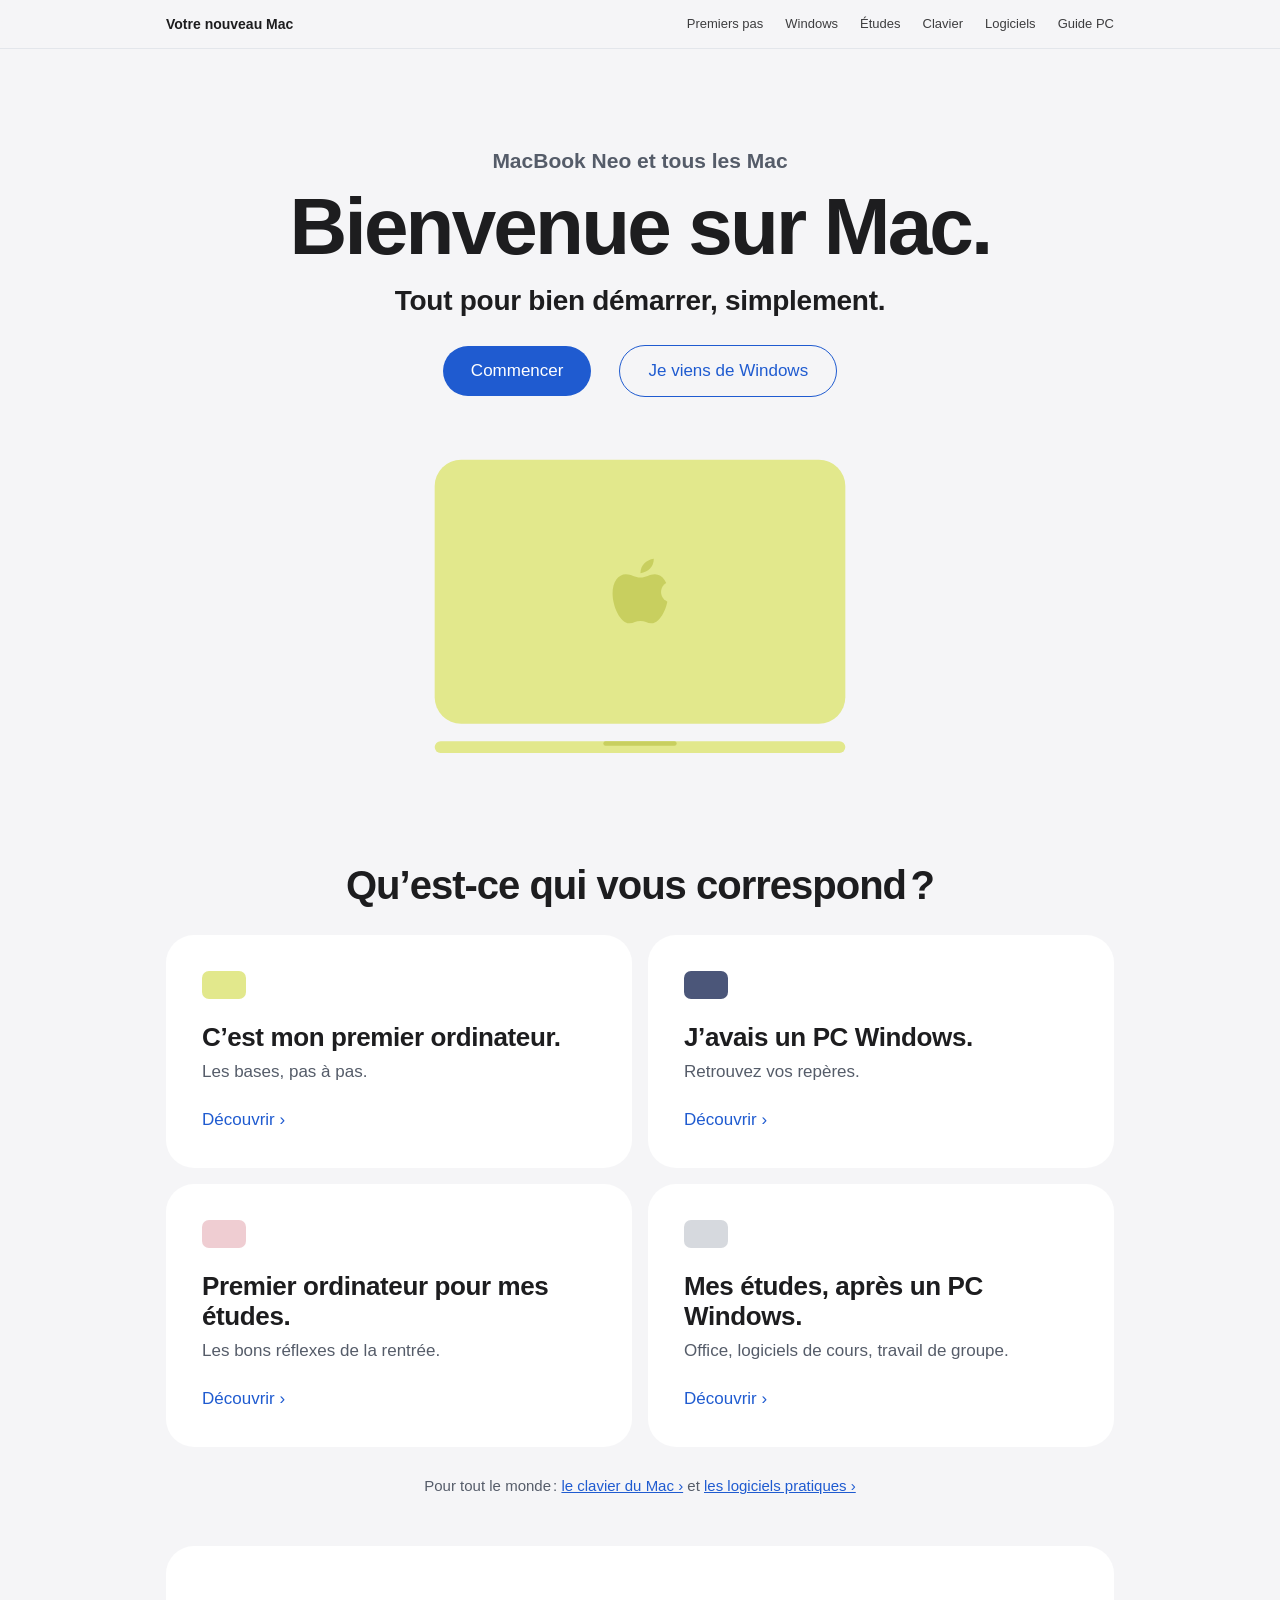
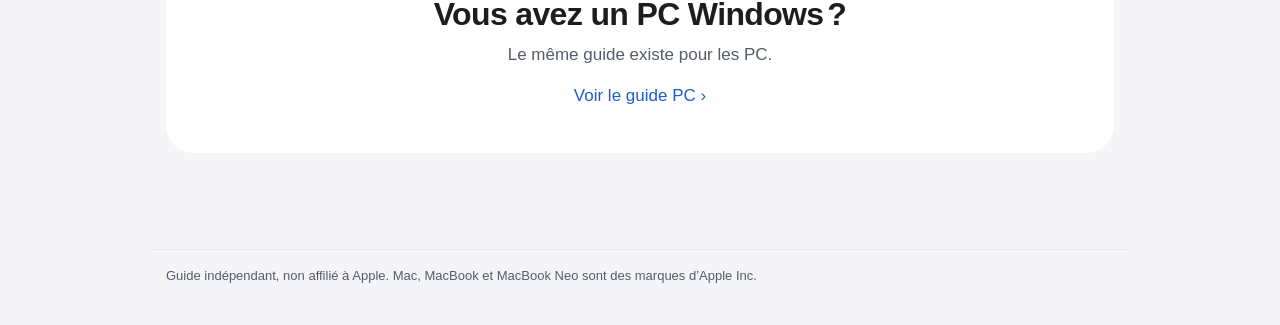
<file: index.html>
<!DOCTYPE html>
<html lang="fr">
<head>
    <meta charset="UTF-8">
    <meta name="viewport" content="width=device-width, initial-scale=1">
    <meta name="color-scheme" content="light dark">
    <meta name="description" content="Un guide simple et indépendant pour bien démarrer avec votre nouveau Mac.">
    <title>Votre nouveau Mac</title>
    <link rel="icon" type="image/png" href="favicon-rond.png">
    <link rel="stylesheet" href="style.css">
</head>
<body class="accueil">
    <nav class="globalnav" aria-label="Navigation principale">
        <div class="globalnav-inner">
            <a class="globalnav-logo" href="index.html" aria-current="page">Votre nouveau Mac</a>
            <ul>
                <li><a href="first-pc.html">Premiers pas</a></li>
                <li><a href="windows.html">Windows</a></li>
                <li><a href="etudiants.html">Études</a></li>
                <li><a href="clavier.html">Clavier</a></li>
                <li><a href="logiciels.html">Logiciels</a></li>
                <li><a href="pc/index.html">Guide PC</a></li>
            </ul>
        </div>
    </nav>

    <main>
        <p class="surtitre">MacBook Neo et tous les Mac</p>
        <h1>Bienvenue sur Mac.</h1>
        <p class="accroche">Tout pour bien démarrer, simplement.</p>

        <div class="actions">
            <a class="bouton" href="first-pc.html">Commencer</a>
            <a class="bouton bouton-contour" href="windows.html">Je viens de Windows</a>
        </div>

        <figure class="illu illu-hero">
            <svg viewBox="0 0 300 220" role="img" aria-label="Un MacBook Neo couleur citron, vu de dessus et de profil">
                <defs>
                    <mask id="croque-hero" maskUnits="userSpaceOnUse" x="-10" y="-10" width="140" height="140">
                        <rect x="-10" y="-10" width="140" height="140" fill="#fff"/>
                        <circle cx="106" cy="60" r="19" fill="#000"/>
                    </mask>
                </defs>
                <rect class="i-capot" x="10" y="10" width="280" height="180" rx="18"/>
                <g transform="translate(131.3 77.5) scale(0.38)">
                    <g class="i-logo" mask="url(#croque-hero)">
                        <path d="M50 34C40 34 34 28 24 28 10 28 0 42 0 62c0 24 14 54 30 54 8 0 12-4 20-4s12 4 20 4c16 0 30-30 30-54 0-18-10-34-24-34-10 0-16 6-26 6z"/>
                    </g>
                    <path class="i-logo" d="M50 26C50 12 60 2 74 0 74 14 64 24 50 26z"/>
                </g>
                <rect class="i-capot" x="10" y="202" width="280" height="8" rx="4"/>
                <rect class="i-logo" x="125" y="202" width="50" height="3" rx="1.5"/>
            </svg>
        </figure>

        <h2 class="titre-section" id="titre-profils">Qu’est-ce qui vous correspond&#8239;?</h2>
        <ul class="profils" aria-labelledby="titre-profils">
            <li>
                <a class="profil" href="first-pc.html">
                    <span class="pastille citrus" aria-hidden="true"></span>
                    <span class="profil-titre">C’est mon premier ordinateur.</span>
                    <span class="profil-texte">Les bases, pas à pas.</span>
                    <span class="profil-lien" aria-hidden="true">Découvrir&nbsp;›</span>
                </a>
            </li>
            <li>
                <a class="profil" href="windows.html">
                    <span class="pastille indigo" aria-hidden="true"></span>
                    <span class="profil-titre">J’avais un PC Windows.</span>
                    <span class="profil-texte">Retrouvez vos repères.</span>
                    <span class="profil-lien" aria-hidden="true">Découvrir&nbsp;›</span>
                </a>
            </li>
            <li>
                <a class="profil" href="etudiants.html">
                    <span class="pastille blush" aria-hidden="true"></span>
                    <span class="profil-titre">Premier ordinateur pour mes études.</span>
                    <span class="profil-texte">Les bons réflexes de la rentrée.</span>
                    <span class="profil-lien" aria-hidden="true">Découvrir&nbsp;›</span>
                </a>
            </li>
            <li>
                <a class="profil" href="etudiants-windows.html">
                    <span class="pastille silver" aria-hidden="true"></span>
                    <span class="profil-titre">Mes études, après un PC Windows.</span>
                    <span class="profil-texte">Office, logiciels de cours, travail de groupe.</span>
                    <span class="profil-lien" aria-hidden="true">Découvrir&nbsp;›</span>
                </a>
            </li>
        </ul>

        <p class="secondaire">
            Pour tout le monde&#8239;: <a href="clavier.html">le clavier du Mac&nbsp;›</a> et <a href="logiciels.html">les logiciels pratiques&nbsp;›</a>
        </p>

        <a class="bandeau" href="pc/index.html">
            <span class="bandeau-titre">Vous avez un PC Windows&#8239;?</span>
            <span class="bandeau-texte">Le même guide existe pour les PC.</span>
            <span class="bandeau-lien" aria-hidden="true">Voir le guide PC&nbsp;›</span>
        </a>
    </main>

    <footer>
        Guide indépendant, non affilié à Apple. Mac, MacBook et MacBook Neo sont des marques d’Apple Inc.
    </footer>
</body>
</html>
</file>
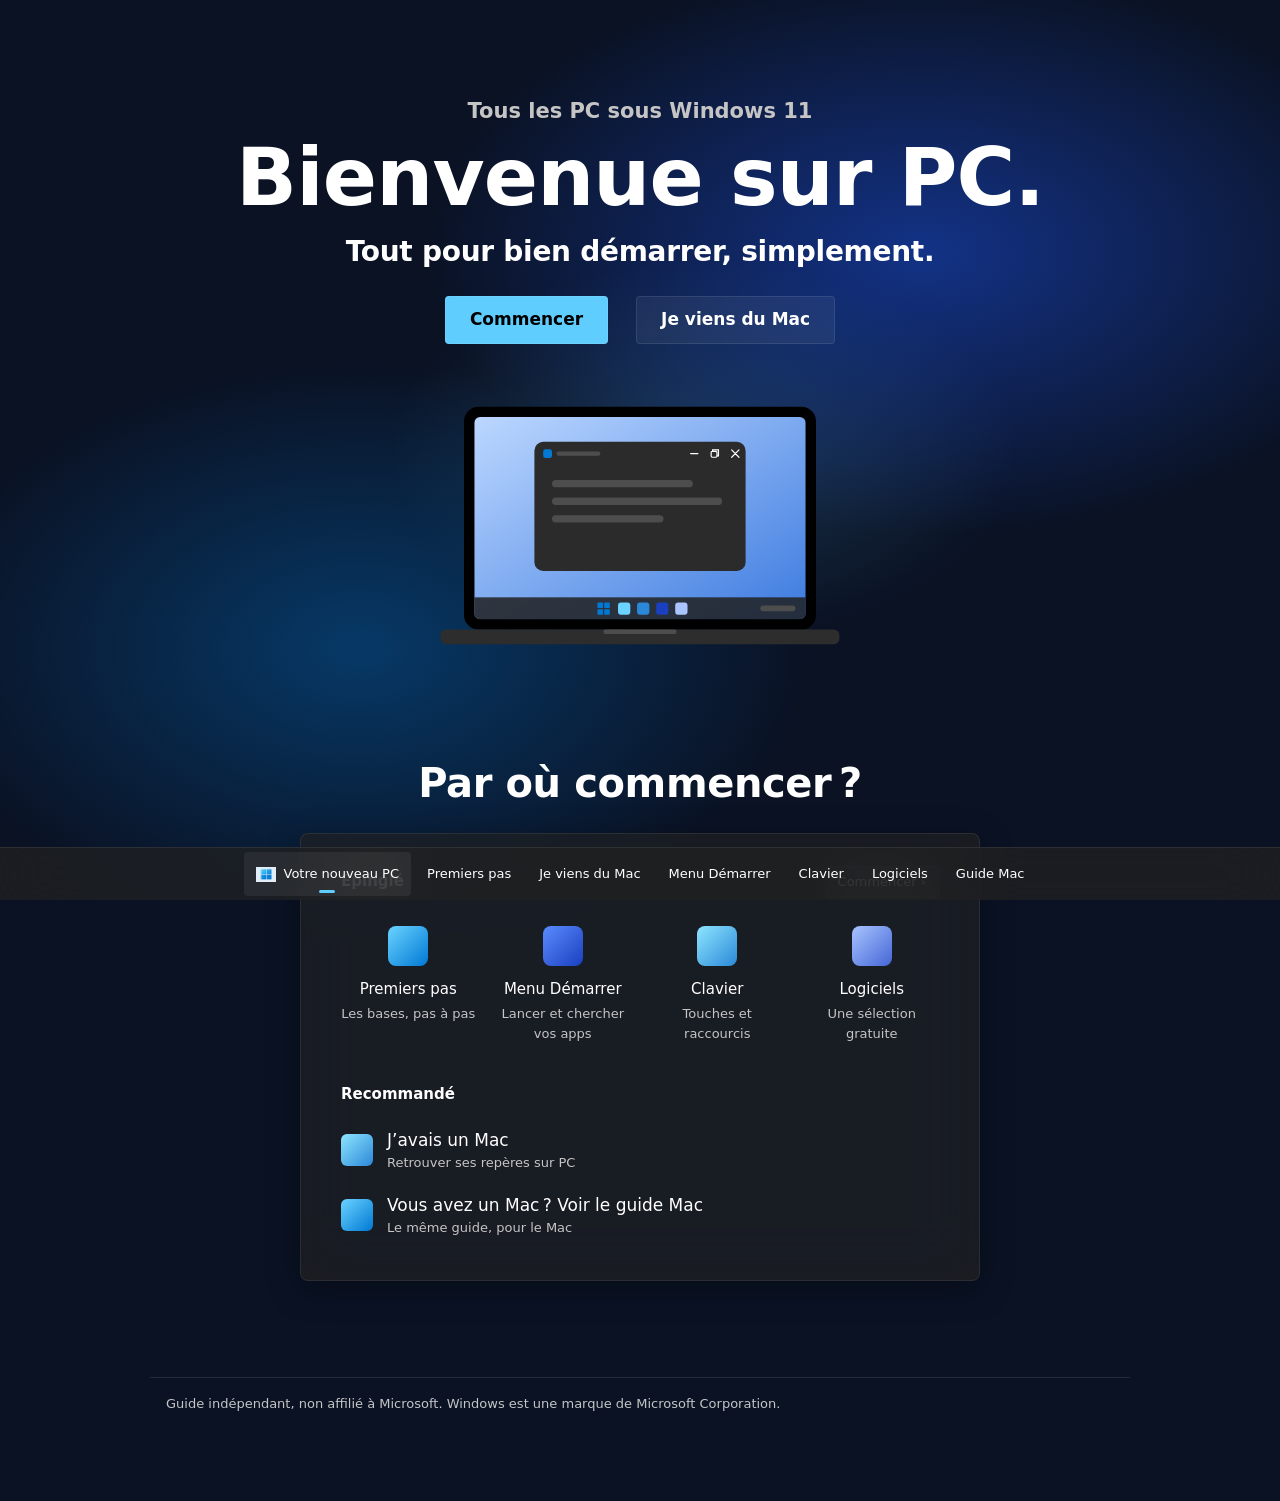
<file: pc/index.html>
<!DOCTYPE html>
<html lang="fr">
<head>
    <meta charset="UTF-8">
    <meta name="viewport" content="width=device-width, initial-scale=1">
    <meta name="color-scheme" content="light dark">
    <meta name="description" content="Un guide simple et indépendant pour bien démarrer avec votre nouveau PC Windows.">
    <title>Votre nouveau PC</title>
    <link rel="icon" type="image/png" href="favicon-rond-windows.png">
    <link rel="stylesheet" href="../style.css">
    <link rel="stylesheet" href="windows.css">
</head>
<body class="accueil pc">
    <nav class="globalnav" aria-label="Navigation principale">
        <div class="globalnav-inner">
            <a class="globalnav-logo" href="index.html" aria-current="page">Votre nouveau PC</a>
            <ul>
                <li><a href="premiers-pas.html">Premiers pas</a></li>
                <li><a href="mac.html">Je viens du Mac</a></li>
                <li><a href="menu-demarrer.html">Menu Démarrer</a></li>
                <li><a href="clavier.html">Clavier</a></li>
                <li><a href="logiciels.html">Logiciels</a></li>
                <li><a href="../index.html">Guide Mac</a></li>
            </ul>
        </div>
    </nav>

    <main>
        <p class="surtitre">Tous les PC sous Windows 11</p>
        <h1>Bienvenue sur PC.</h1>
        <p class="accroche">Tout pour bien démarrer, simplement.</p>

        <div class="actions">
            <a class="bouton" href="premiers-pas.html">Commencer</a>
            <a class="bouton bouton-contour" href="mac.html">Je viens du Mac</a>
        </div>

        <figure class="illu illu-hero">
            <svg viewBox="0 0 300 186" role="img" aria-label="Un ordinateur portable sous Windows, ouvert, avec une fenêtre et la barre des tâches">
                <defs>
                    <linearGradient id="fond-pc" x1="0" y1="0" x2="1" y2="1">
                        <stop offset="0" class="i-win-a"/>
                        <stop offset="1" class="i-win-b"/>
                    </linearGradient>
                    <clipPath id="clip-pc">
                        <rect x="37" y="17" width="226" height="138" rx="4"/>
                    </clipPath>
                </defs>
                <rect class="i-bezel" x="30" y="10" width="240" height="152" rx="10"/>
                <g clip-path="url(#clip-pc)">
                    <rect x="37" y="17" width="226" height="138" fill="url(#fond-pc)"/>
                    <rect class="i-fenetre" x="78" y="34" width="144" height="88" rx="6"/>
                    <rect class="i-app-e" x="84" y="39" width="6" height="6" rx="1.5"/>
                    <rect class="i-texte" x="93" y="40.5" width="30" height="3" rx="1.5"/>
                    <path class="i-trait-fin" d="M184.5 42h5"/>
                    <rect class="i-trait-fin" x="198.5" y="40.5" width="4" height="4" rx="0.8"/>
                    <path class="i-trait-fin" d="M199.5 40.5V39.5H203.5V43.5H202.5"/>
                    <path class="i-trait-fin" d="M212.5 39.5l5 5M217.5 39.5l-5 5"/>
                    <rect class="i-texte" x="90" y="60" width="96" height="5" rx="2.5"/>
                    <rect class="i-texte" x="90" y="72" width="116" height="5" rx="2.5"/>
                    <rect class="i-texte" x="90" y="84" width="76" height="5" rx="2.5"/>
                    <rect class="i-barre" x="37" y="140" width="226" height="15"/>
                    <rect class="i-app-e" x="121" y="143.5" width="3.8" height="3.8" rx="0.6"/>
                    <rect class="i-app-e" x="125.6" y="143.5" width="3.8" height="3.8" rx="0.6"/>
                    <rect class="i-app-e" x="121" y="148.1" width="3.8" height="3.8" rx="0.6"/>
                    <rect class="i-app-e" x="125.6" y="148.1" width="3.8" height="3.8" rx="0.6"/>
                    <rect class="i-app-a" x="135" y="143.5" width="8.4" height="8.4" rx="2"/>
                    <rect class="i-app-b" x="148" y="143.5" width="8.4" height="8.4" rx="2"/>
                    <rect class="i-app-c" x="161" y="143.5" width="8.4" height="8.4" rx="2"/>
                    <rect class="i-app-d" x="174" y="143.5" width="8.4" height="8.4" rx="2"/>
                    <rect class="i-texte" x="232" y="145.5" width="24" height="4" rx="2"/>
                </g>
                <rect class="i-corps" x="14" y="162" width="272" height="10" rx="4"/>
                <rect class="i-texte" x="125" y="162" width="50" height="3" rx="1.5"/>
            </svg>
        </figure>

        <h2 class="titre-section">Par où commencer&#8239;?</h2>

        <!-- Présenté comme le menu Démarrer de Windows 11 -->
        <section class="demarrer" aria-label="Les guides">
            <div class="demarrer-entete">
                <h3 id="titre-epingle">Épinglé</h3>
                <a class="pilule" href="premiers-pas.html">Commencer&nbsp;›</a>
            </div>
            <ul class="epingles" aria-labelledby="titre-epingle">
                <li>
                    <a class="epingle" href="premiers-pas.html">
                        <span class="pastille citrus" aria-hidden="true"></span>
                        <span class="epingle-nom">Premiers pas</span>
                        <span class="epingle-texte">Les bases, pas à pas</span>
                    </a>
                </li>
                <li>
                    <a class="epingle" href="menu-demarrer.html">
                        <span class="pastille indigo" aria-hidden="true"></span>
                        <span class="epingle-nom">Menu Démarrer</span>
                        <span class="epingle-texte">Lancer et chercher vos apps</span>
                    </a>
                </li>
                <li>
                    <a class="epingle" href="clavier.html">
                        <span class="pastille blush" aria-hidden="true"></span>
                        <span class="epingle-nom">Clavier</span>
                        <span class="epingle-texte">Touches et raccourcis</span>
                    </a>
                </li>
                <li>
                    <a class="epingle" href="logiciels.html">
                        <span class="pastille silver" aria-hidden="true"></span>
                        <span class="epingle-nom">Logiciels</span>
                        <span class="epingle-texte">Une sélection gratuite</span>
                    </a>
                </li>
            </ul>

            <div class="demarrer-entete">
                <h3>Recommandé</h3>
            </div>
            <a class="recommande" href="mac.html">
                <span class="pastille blush" aria-hidden="true"></span>
                <span class="recommande-nom">J’avais un Mac</span>
                <span class="recommande-texte">Retrouver ses repères sur PC</span>
            </a>
            <a class="recommande" href="../index.html">
                <span class="pastille citrus" aria-hidden="true"></span>
                <span class="recommande-nom">Vous avez un Mac&#8239;? Voir le guide Mac</span>
                <span class="recommande-texte">Le même guide, pour le Mac</span>
            </a>
        </section>
    </main>

    <footer>
        Guide indépendant, non affilié à Microsoft. Windows est une marque de Microsoft Corporation.
    </footer>
</body>
</html>
</file>
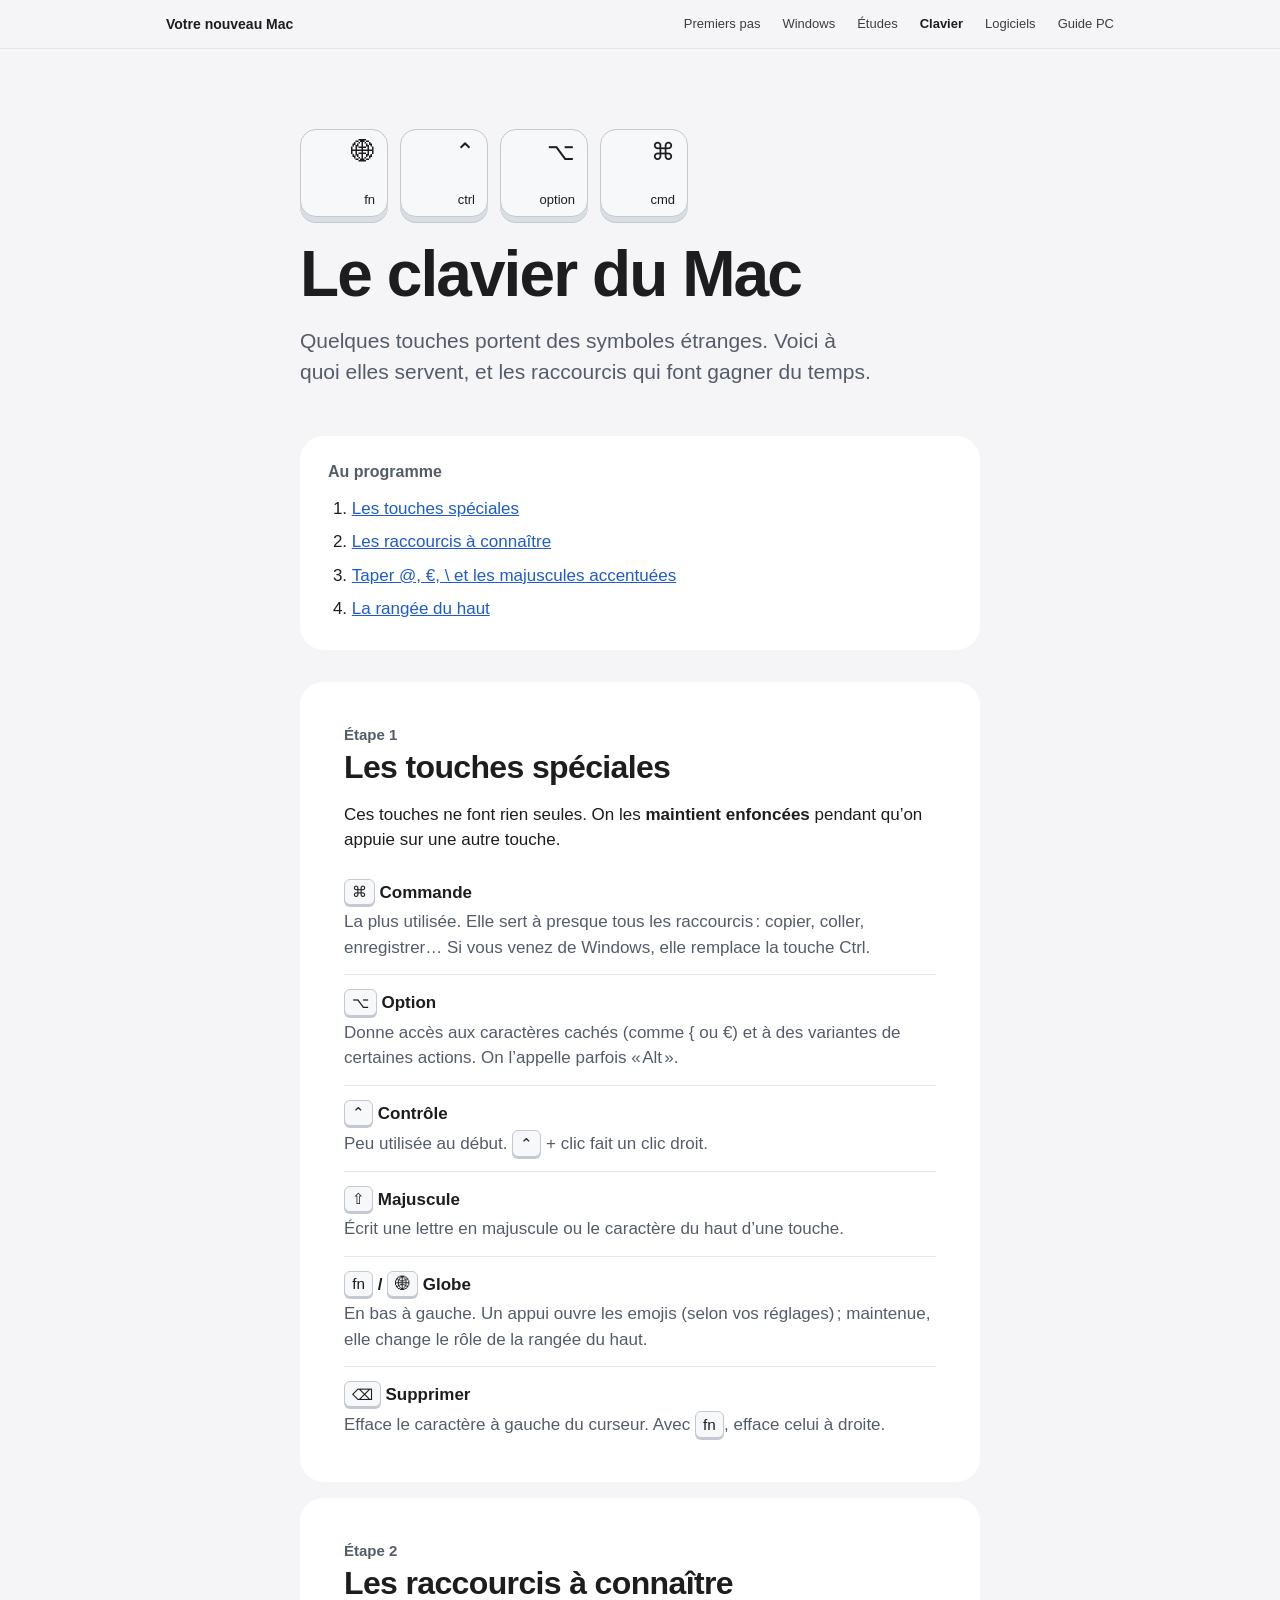
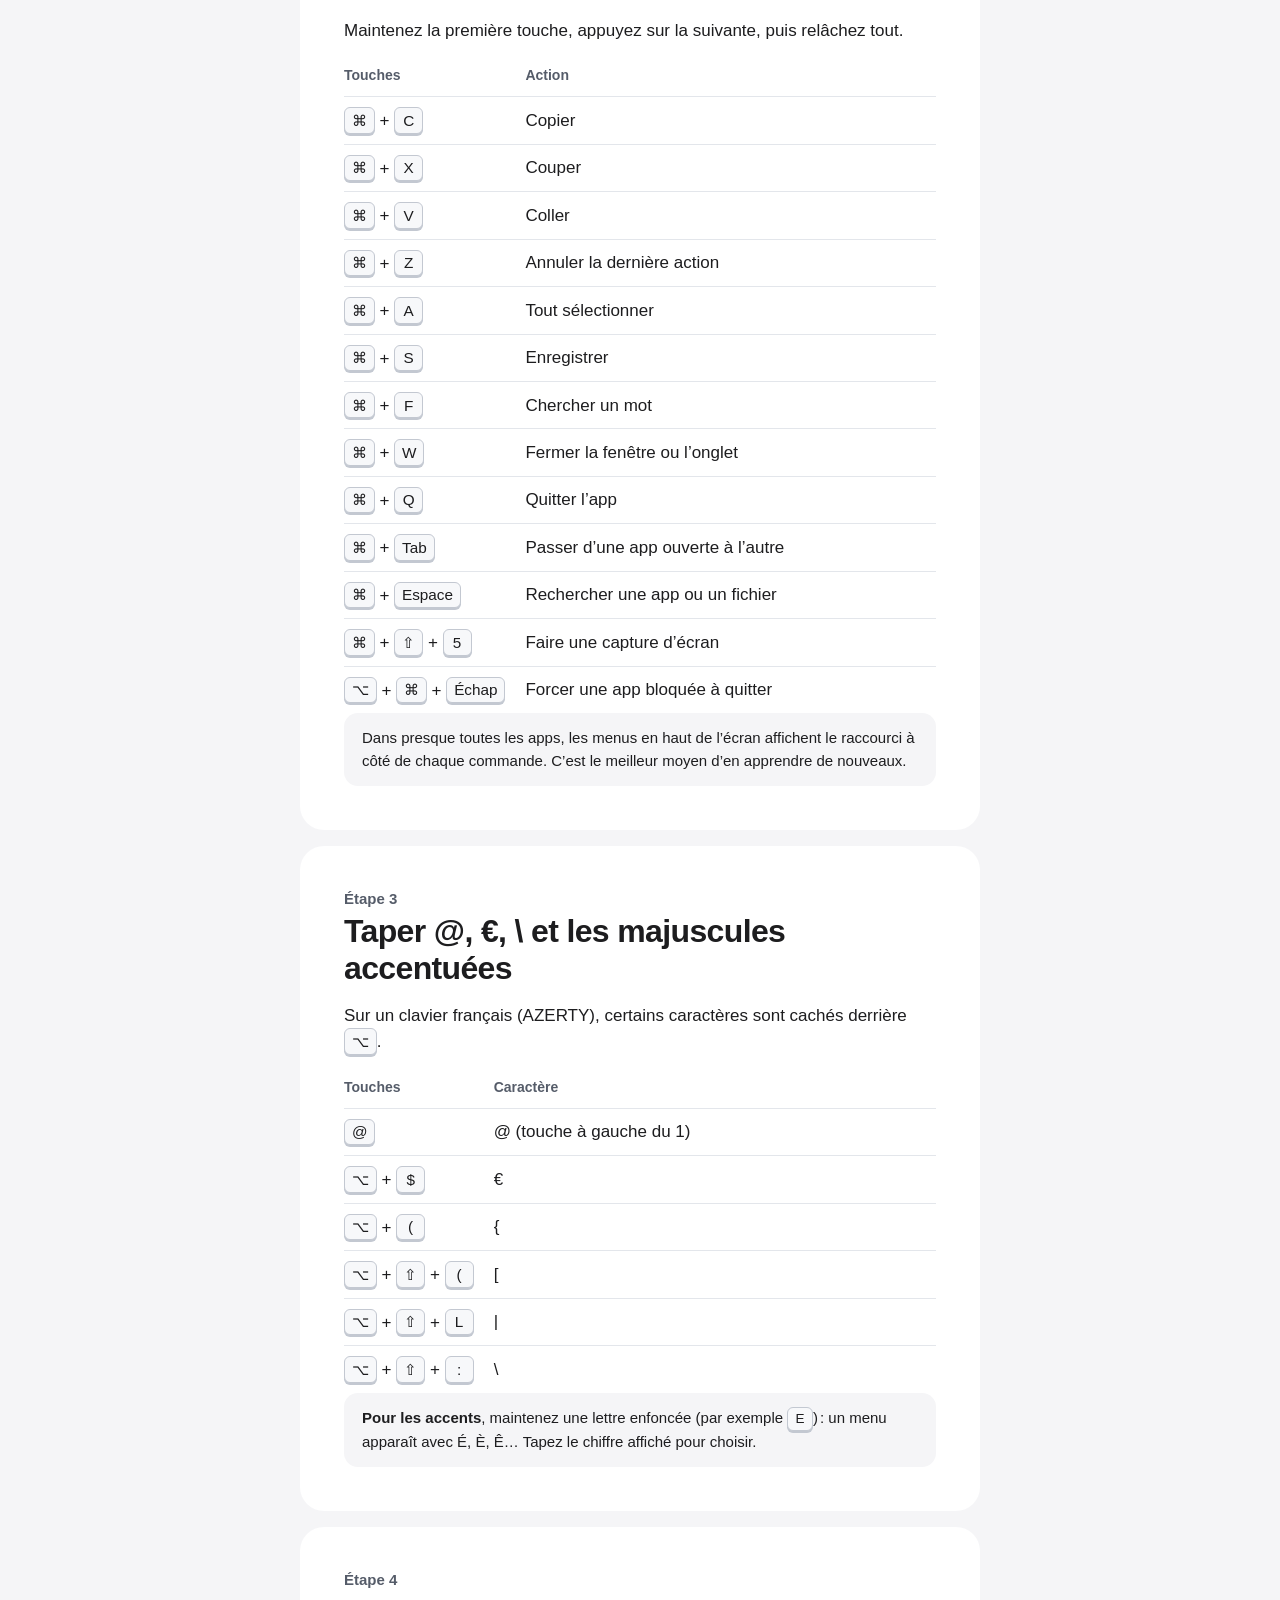
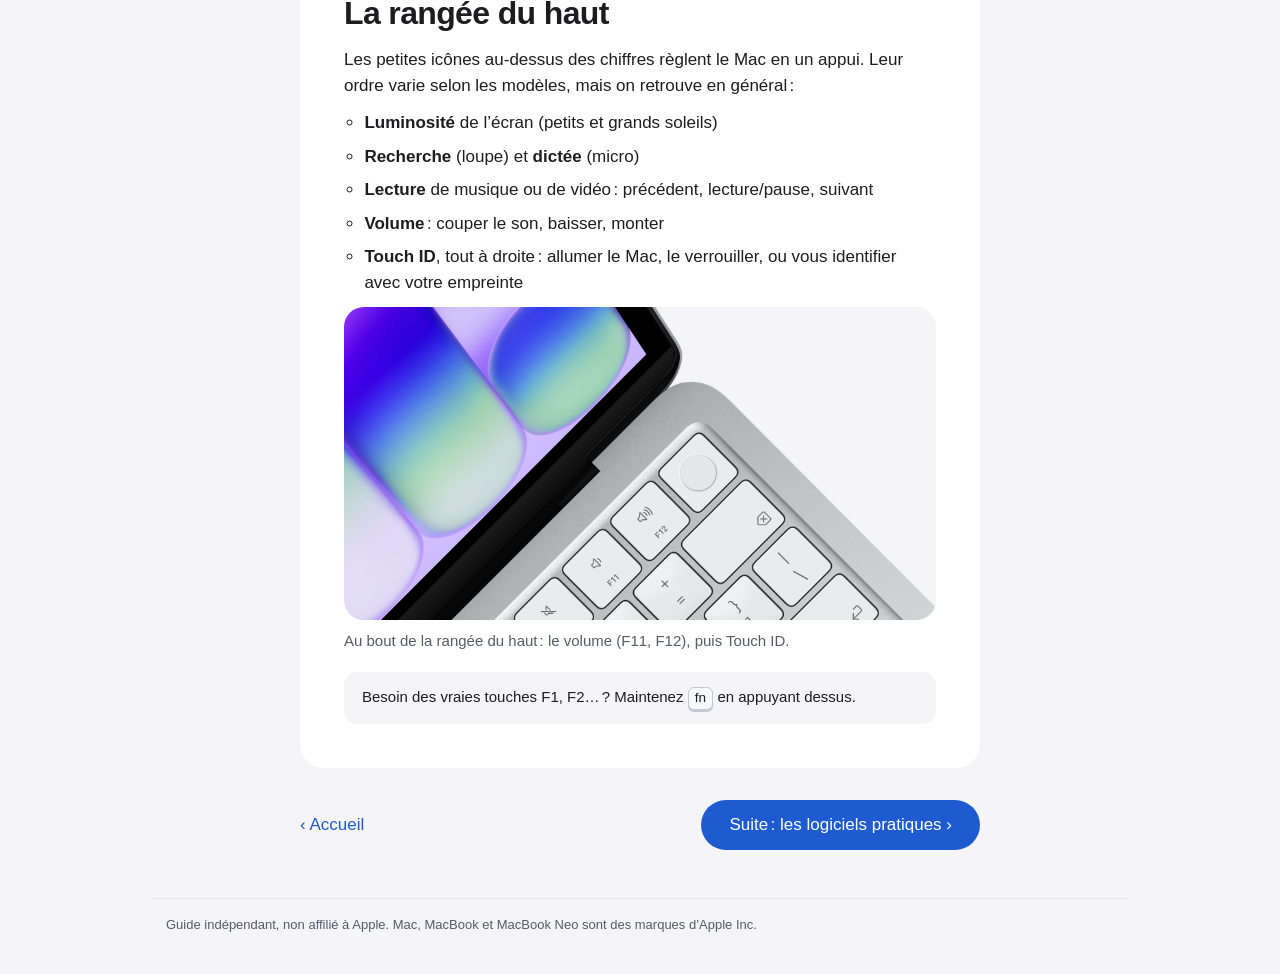
<file: clavier.html>
<!DOCTYPE html>
<html lang="fr">
<head>
    <meta charset="UTF-8">
    <meta name="viewport" content="width=device-width, initial-scale=1">
    <meta name="color-scheme" content="light dark">
    <meta name="description" content="Les touches spéciales du Mac, les raccourcis utiles et comment taper @, € ou les majuscules accentuées.">
    <title>Le clavier du Mac</title>
    <link rel="icon" type="image/png" href="favicon-rond.png">
    <link rel="stylesheet" href="style.css">
</head>
<body>
    <nav class="globalnav" aria-label="Navigation principale">
        <div class="globalnav-inner">
            <a class="globalnav-logo" href="index.html">Votre nouveau Mac</a>
            <ul>
                <li><a href="first-pc.html">Premiers pas</a></li>
                <li><a href="windows.html">Windows</a></li>
                <li><a href="etudiants.html">Études</a></li>
                <li><a href="clavier.html" aria-current="page">Clavier</a></li>
                <li><a href="logiciels.html">Logiciels</a></li>
                <li><a href="pc/index.html">Guide PC</a></li>
            </ul>
        </div>
    </nav>

    <div class="guide">
        <header>
            <div class="rangee" aria-hidden="true">
                <div class="touche touche-fixe"><span class="symbole">&#x1F310;&#xFE0E;</span><span class="nom">fn</span></div>
                <div class="touche touche-fixe"><span class="symbole">⌃</span><span class="nom">ctrl</span></div>
                <div class="touche touche-fixe"><span class="symbole">⌥</span><span class="nom">option</span></div>
                <div class="touche"><span class="symbole">⌘</span><span class="nom">cmd</span></div>
            </div>
            <h1>Le clavier du Mac</h1>
            <p class="chapeau">Quelques touches portent des symboles étranges. Voici à quoi elles servent, et les raccourcis qui font gagner du temps.</p>
        </header>

        <nav class="sommaire" aria-labelledby="titre-sommaire">
            <h2 id="titre-sommaire">Au programme</h2>
            <ol>
                <li><a href="#touches">Les touches spéciales</a></li>
                <li><a href="#raccourcis">Les raccourcis à connaître</a></li>
                <li><a href="#caracteres">Taper @, €, \ et les majuscules accentuées</a></li>
                <li><a href="#haut">La rangée du haut</a></li>
            </ol>
        </nav>

        <ol class="etapes">
            <li class="etape" id="touches">
                <h2>Les touches spéciales</h2>
                <p>Ces touches ne font rien seules. On les <strong>maintient enfoncées</strong> pendant qu’on appuie sur une autre touche.</p>
                <dl class="liste-touches">
                    <div>
                        <dt><kbd>⌘</kbd> Commande</dt>
                        <dd>La plus utilisée. Elle sert à presque tous les raccourcis&#8239;: copier, coller, enregistrer… Si vous venez de Windows, elle remplace la touche Ctrl.</dd>
                    </div>
                    <div>
                        <dt><kbd>⌥</kbd> Option</dt>
                        <dd>Donne accès aux caractères cachés (comme { ou €) et à des variantes de certaines actions. On l’appelle parfois «&#8239;Alt&#8239;».</dd>
                    </div>
                    <div>
                        <dt><kbd>⌃</kbd> Contrôle</dt>
                        <dd>Peu utilisée au début. <kbd>⌃</kbd> + clic fait un clic droit.</dd>
                    </div>
                    <div>
                        <dt><kbd>⇧</kbd> Majuscule</dt>
                        <dd>Écrit une lettre en majuscule ou le caractère du haut d’une touche.</dd>
                    </div>
                    <div>
                        <dt><kbd>fn</kbd> / <kbd>&#x1F310;&#xFE0E;</kbd> Globe</dt>
                        <dd>En bas à gauche. Un appui ouvre les emojis (selon vos réglages)&#8239;; maintenue, elle change le rôle de la rangée du haut.</dd>
                    </div>
                    <div>
                        <dt><kbd>⌫</kbd> Supprimer</dt>
                        <dd>Efface le caractère à gauche du curseur. Avec <kbd>fn</kbd>, efface celui à droite.</dd>
                    </div>
                </dl>
            </li>

            <li class="etape" id="raccourcis">
                <h2>Les raccourcis à connaître</h2>
                <p>Maintenez la première touche, appuyez sur la suivante, puis relâchez tout.</p>
                <table class="raccourcis">
                    <caption class="sr-only">Raccourcis clavier courants</caption>
                    <thead>
                        <tr>
                            <th scope="col">Touches</th>
                            <th scope="col">Action</th>
                        </tr>
                    </thead>
                    <tbody>
                        <tr><td><kbd>⌘</kbd> + <kbd>C</kbd></td><td>Copier</td></tr>
                        <tr><td><kbd>⌘</kbd> + <kbd>X</kbd></td><td>Couper</td></tr>
                        <tr><td><kbd>⌘</kbd> + <kbd>V</kbd></td><td>Coller</td></tr>
                        <tr><td><kbd>⌘</kbd> + <kbd>Z</kbd></td><td>Annuler la dernière action</td></tr>
                        <tr><td><kbd>⌘</kbd> + <kbd>A</kbd></td><td>Tout sélectionner</td></tr>
                        <tr><td><kbd>⌘</kbd> + <kbd>S</kbd></td><td>Enregistrer</td></tr>
                        <tr><td><kbd>⌘</kbd> + <kbd>F</kbd></td><td>Chercher un mot</td></tr>
                        <tr><td><kbd>⌘</kbd> + <kbd>W</kbd></td><td>Fermer la fenêtre ou l’onglet</td></tr>
                        <tr><td><kbd>⌘</kbd> + <kbd>Q</kbd></td><td>Quitter l’app</td></tr>
                        <tr><td><kbd>⌘</kbd> + <kbd>Tab</kbd></td><td>Passer d’une app ouverte à l’autre</td></tr>
                        <tr><td><kbd>⌘</kbd> + <kbd>Espace</kbd></td><td>Rechercher une app ou un fichier</td></tr>
                        <tr><td><kbd>⌘</kbd> + <kbd>⇧</kbd> + <kbd>5</kbd></td><td>Faire une capture d’écran</td></tr>
                        <tr><td><kbd>⌥</kbd> + <kbd>⌘</kbd> + <kbd>Échap</kbd></td><td>Forcer une app bloquée à quitter</td></tr>
                    </tbody>
                </table>
                <p class="astuce">Dans presque toutes les apps, les menus en haut de l’écran affichent le raccourci à côté de chaque commande. C’est le meilleur moyen d’en apprendre de nouveaux.</p>
            </li>

            <li class="etape" id="caracteres">
                <h2>Taper @, €, \ et les majuscules accentuées</h2>
                <p>Sur un clavier français (AZERTY), certains caractères sont cachés derrière <kbd>⌥</kbd>.</p>
                <table class="raccourcis">
                    <caption class="sr-only">Caractères spéciaux sur clavier français</caption>
                    <thead>
                        <tr>
                            <th scope="col">Touches</th>
                            <th scope="col">Caractère</th>
                        </tr>
                    </thead>
                    <tbody>
                        <tr><td><kbd>@</kbd></td><td>@ (touche à gauche du 1)</td></tr>
                        <tr><td><kbd>⌥</kbd> + <kbd>$</kbd></td><td>€</td></tr>
                        <tr><td><kbd>⌥</kbd> + <kbd>(</kbd></td><td>{</td></tr>
                        <tr><td><kbd>⌥</kbd> + <kbd>⇧</kbd> + <kbd>(</kbd></td><td>[</td></tr>
                        <tr><td><kbd>⌥</kbd> + <kbd>⇧</kbd> + <kbd>L</kbd></td><td>|</td></tr>
                        <tr><td><kbd>⌥</kbd> + <kbd>⇧</kbd> + <kbd>:</kbd></td><td>\</td></tr>
                    </tbody>
                </table>
                <p class="astuce"><strong>Pour les accents</strong>, maintenez une lettre enfoncée (par exemple <kbd>E</kbd>)&#8239;: un menu apparaît avec É, È, Ê… Tapez le chiffre affiché pour choisir.</p>
            </li>

            <li class="etape" id="haut">
                <h2>La rangée du haut</h2>
                <p>Les petites icônes au-dessus des chiffres règlent le Mac en un appui. Leur ordre varie selon les modèles, mais on retrouve en général&#8239;:</p>
                <ul>
                    <li><strong>Luminosité</strong> de l’écran (petits et grands soleils)</li>
                    <li><strong>Recherche</strong> (loupe) et <strong>dictée</strong> (micro)</li>
                    <li><strong>Lecture</strong> de musique ou de vidéo&#8239;: précédent, lecture/pause, suivant</li>
                    <li><strong>Volume</strong>&#8239;: couper le son, baisser, monter</li>
                    <li><strong>Touch ID</strong>, tout à droite&#8239;: allumer le Mac, le verrouiller, ou vous identifier avec votre empreinte</li>
                </ul>
                <figure class="illu illu-photo illu-photo-large">
                    <img src="pv_touchid__e7m0tw3z13sm_large_2x.jpg" width="3456" height="1824" loading="lazy" alt="Le coin en haut à droite du clavier d’un MacBook : les touches F11 et F12 pour le volume, puis la touche Touch ID et son capteur rond, tout au bout de la rangée.">
                    <figcaption>Au bout de la rangée du haut&#8239;: le volume (F11, F12), puis Touch ID.</figcaption>
                </figure>
                <p class="astuce">Besoin des vraies touches F1, F2…&#8239;? Maintenez <kbd>fn</kbd> en appuyant dessus.</p>
            </li>
        </ol>

        <nav class="suite" aria-label="Navigation entre les guides">
            <a class="retour" href="index.html">‹ Accueil</a>
            <a class="bouton" href="logiciels.html">
                Suite&#8239;: les logiciels pratiques&nbsp;›
            </a>
        </nav>
    </div>

    <footer>
        Guide indépendant, non affilié à Apple. Mac, MacBook et MacBook Neo sont des marques d’Apple Inc.
    </footer>
</body>
</html>
</file>
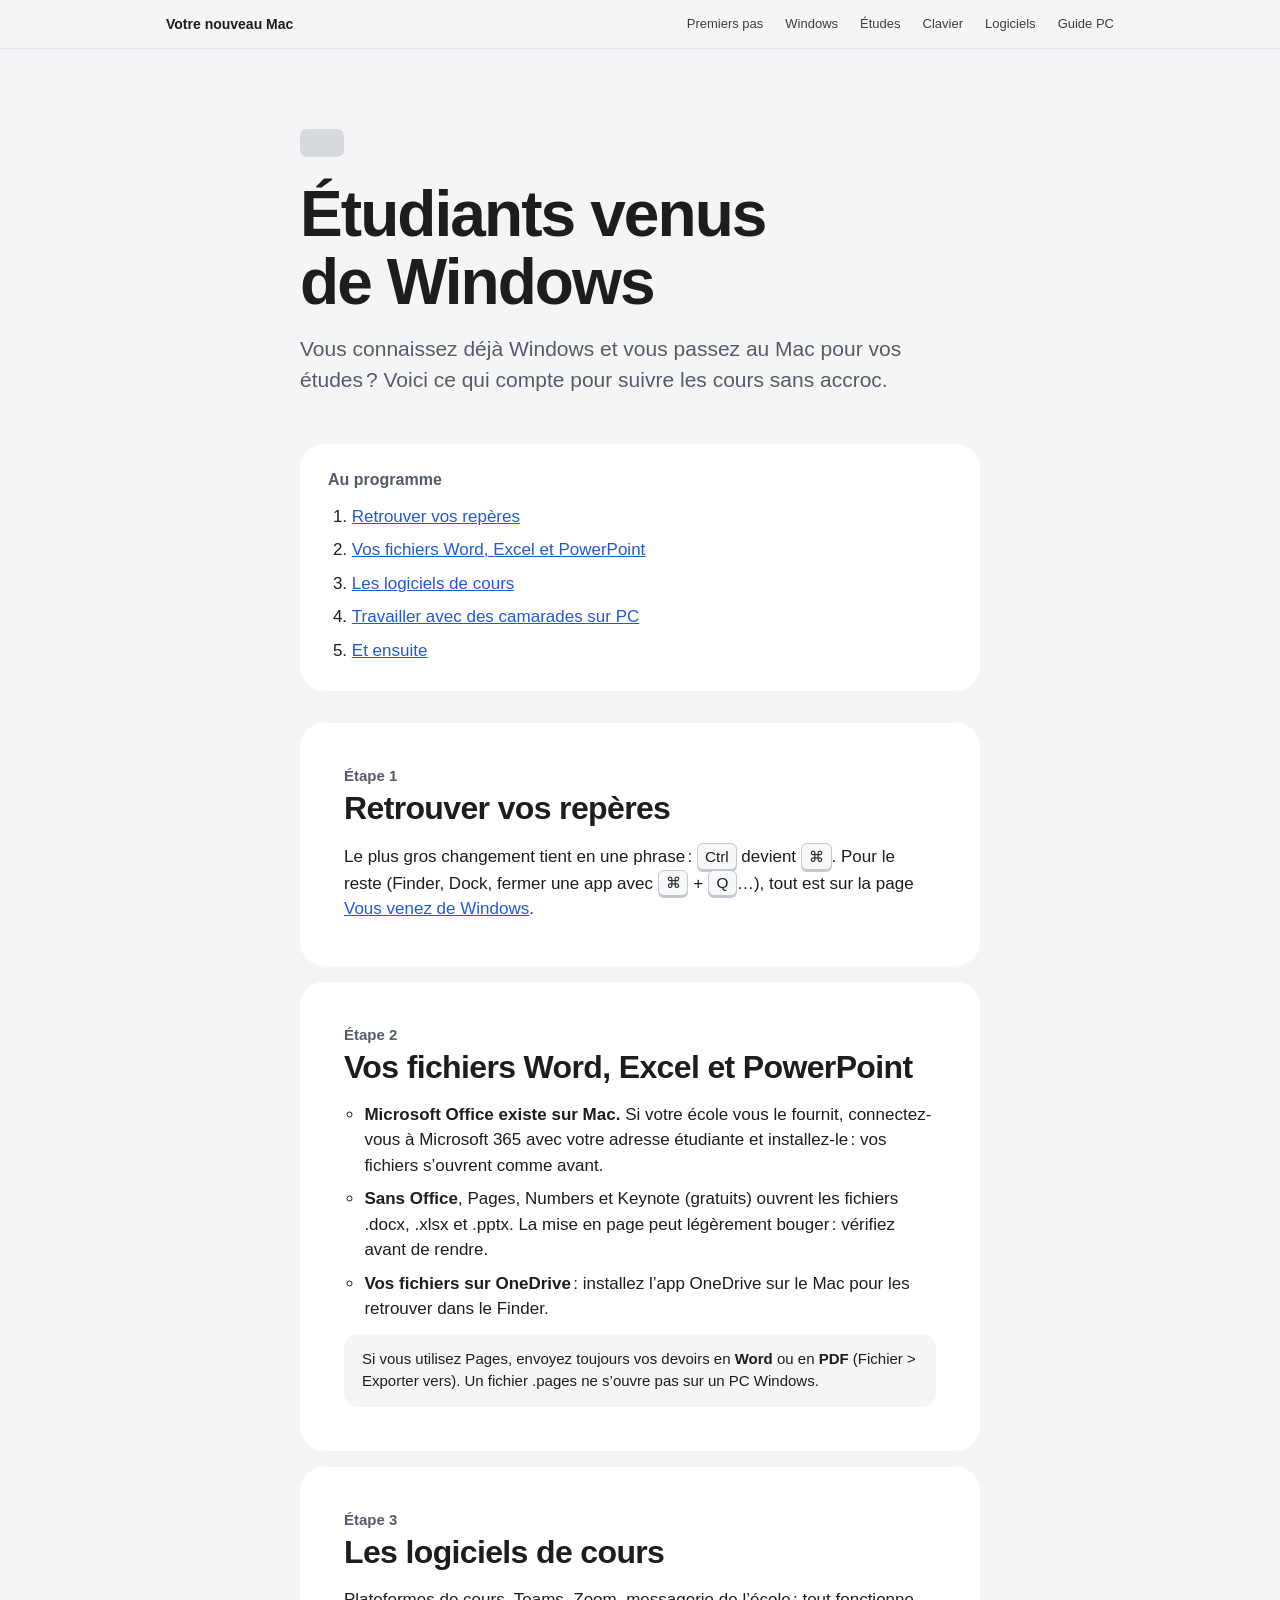
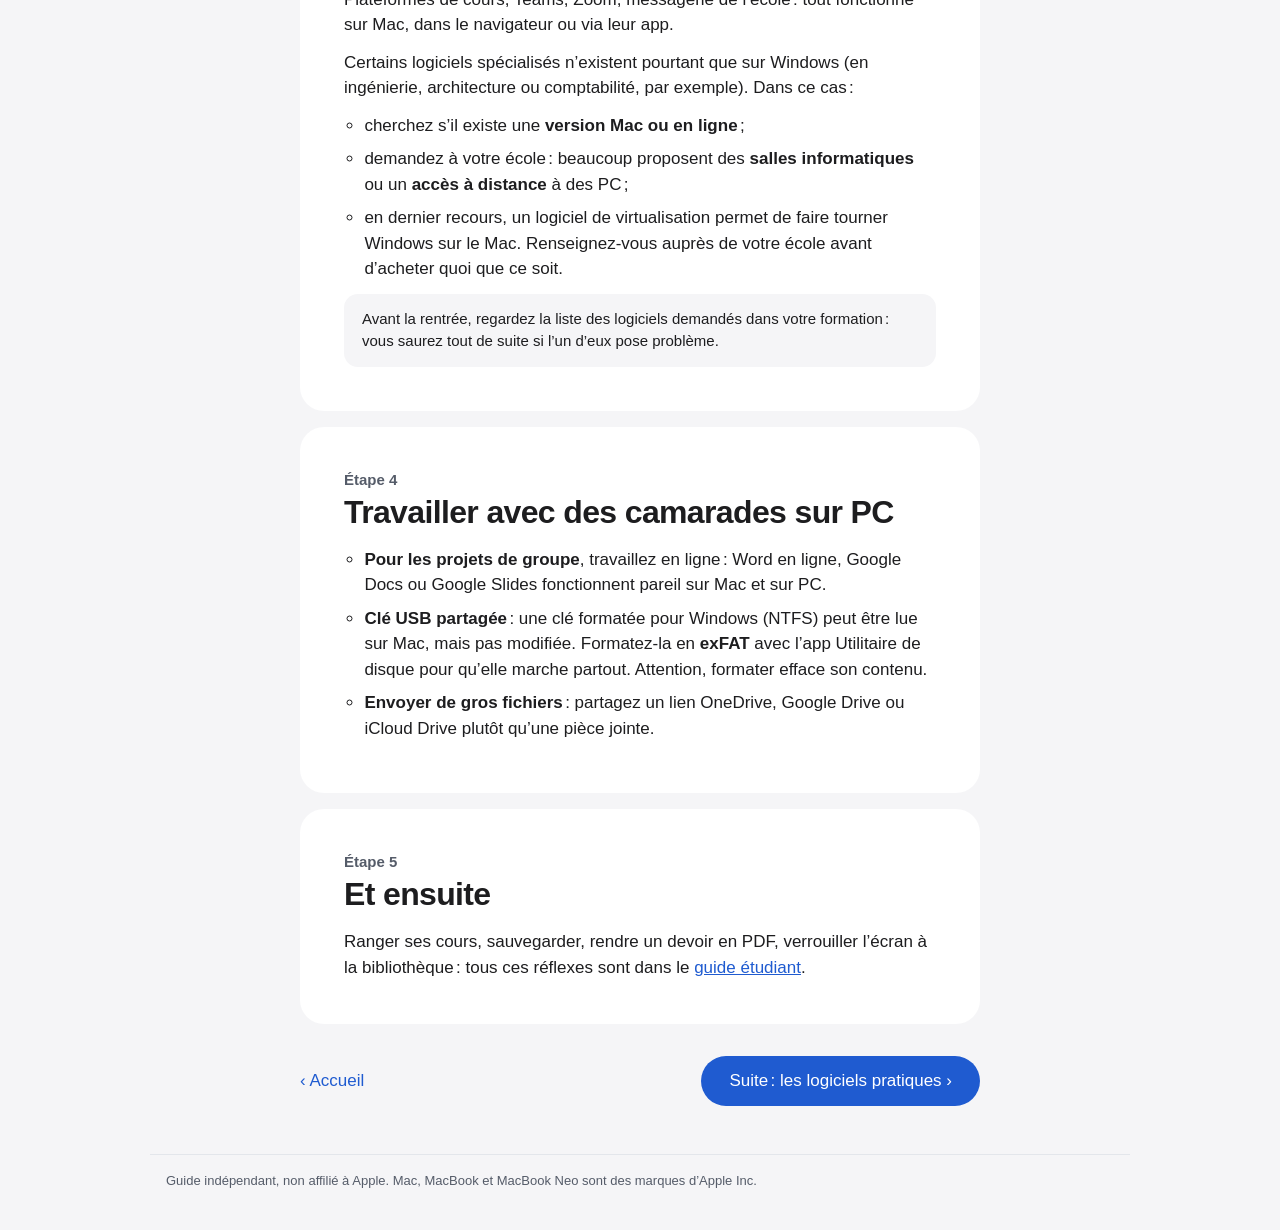
<file: etudiants-windows.html>
<!DOCTYPE html>
<html lang="fr">
<head>
    <meta charset="UTF-8">
    <meta name="viewport" content="width=device-width, initial-scale=1">
    <meta name="color-scheme" content="light dark">
    <meta name="description" content="Étudiant passé de Windows au Mac ? Fichiers Office, logiciels de cours, échanges avec vos camarades sur PC.">
    <title>Étudiants venus de Windows</title>
    <link rel="icon" type="image/png" href="favicon-rond.png">
    <link rel="stylesheet" href="style.css">
</head>
<body>
    <nav class="globalnav" aria-label="Navigation principale">
        <div class="globalnav-inner">
            <a class="globalnav-logo" href="index.html">Votre nouveau Mac</a>
            <ul>
                <li><a href="first-pc.html">Premiers pas</a></li>
                <li><a href="windows.html">Windows</a></li>
                <li><a href="etudiants.html">Études</a></li>
                <li><a href="clavier.html">Clavier</a></li>
                <li><a href="logiciels.html">Logiciels</a></li>
                <li><a href="pc/index.html">Guide PC</a></li>
            </ul>
        </div>
    </nav>

    <div class="guide">
        <header>
            <span class="pastille silver" aria-hidden="true"></span>
            <h1>Étudiants venus de Windows</h1>
            <p class="chapeau">Vous connaissez déjà Windows et vous passez au Mac pour vos études&#8239;? Voici ce qui compte pour suivre les cours sans accroc.</p>
        </header>

        <nav class="sommaire" aria-labelledby="titre-sommaire">
            <h2 id="titre-sommaire">Au programme</h2>
            <ol>
                <li><a href="#reperes">Retrouver vos repères</a></li>
                <li><a href="#office">Vos fichiers Word, Excel et PowerPoint</a></li>
                <li><a href="#logiciels">Les logiciels de cours</a></li>
                <li><a href="#partager">Travailler avec des camarades sur PC</a></li>
                <li><a href="#suite">Et ensuite</a></li>
            </ol>
        </nav>

        <ol class="etapes">
            <li class="etape" id="reperes">
                <h2>Retrouver vos repères</h2>
                <p>Le plus gros changement tient en une phrase&#8239;: <kbd>Ctrl</kbd> devient <kbd>⌘</kbd>. Pour le reste (Finder, Dock, fermer une app avec <kbd>⌘</kbd> + <kbd>Q</kbd>…), tout est sur la page <a href="windows.html">Vous venez de Windows</a>.</p>
            </li>

            <li class="etape" id="office">
                <h2>Vos fichiers Word, Excel et PowerPoint</h2>
                <ul>
                    <li><strong>Microsoft Office existe sur Mac.</strong> Si votre école vous le fournit, connectez-vous à Microsoft 365 avec votre adresse étudiante et installez-le&#8239;: vos fichiers s’ouvrent comme avant.</li>
                    <li><strong>Sans Office</strong>, Pages, Numbers et Keynote (gratuits) ouvrent les fichiers .docx, .xlsx et .pptx. La mise en page peut légèrement bouger&#8239;: vérifiez avant de rendre.</li>
                    <li><strong>Vos fichiers sur OneDrive</strong>&#8239;: installez l’app OneDrive sur le Mac pour les retrouver dans le Finder.</li>
                </ul>
                <p class="astuce">Si vous utilisez Pages, envoyez toujours vos devoirs en <strong>Word</strong> ou en <strong>PDF</strong> (Fichier &gt; Exporter vers). Un fichier .pages ne s’ouvre pas sur un PC Windows.</p>
            </li>

            <li class="etape" id="logiciels">
                <h2>Les logiciels de cours</h2>
                <p>Plateformes de cours, Teams, Zoom, messagerie de l’école&#8239;: tout fonctionne sur Mac, dans le navigateur ou via leur app.</p>
                <p>Certains logiciels spécialisés n’existent pourtant que sur Windows (en ingénierie, architecture ou comptabilité, par exemple). Dans ce cas&#8239;:</p>
                <ul>
                    <li>cherchez s’il existe une <strong>version Mac ou en ligne</strong>&#8239;;</li>
                    <li>demandez à votre école&#8239;: beaucoup proposent des <strong>salles informatiques</strong> ou un <strong>accès à distance</strong> à des PC&#8239;;</li>
                    <li>en dernier recours, un logiciel de virtualisation permet de faire tourner Windows sur le Mac. Renseignez-vous auprès de votre école avant d’acheter quoi que ce soit.</li>
                </ul>
                <p class="astuce">Avant la rentrée, regardez la liste des logiciels demandés dans votre formation&#8239;: vous saurez tout de suite si l’un d’eux pose problème.</p>
            </li>

            <li class="etape" id="partager">
                <h2>Travailler avec des camarades sur PC</h2>
                <ul>
                    <li><strong>Pour les projets de groupe</strong>, travaillez en ligne&#8239;: Word en ligne, Google Docs ou Google Slides fonctionnent pareil sur Mac et sur PC.</li>
                    <li><strong>Clé USB partagée</strong>&#8239;: une clé formatée pour Windows (NTFS) peut être lue sur Mac, mais pas modifiée. Formatez-la en <strong>exFAT</strong> avec l’app Utilitaire de disque pour qu’elle marche partout. Attention, formater efface son contenu.</li>
                    <li><strong>Envoyer de gros fichiers</strong>&#8239;: partagez un lien OneDrive, Google Drive ou iCloud Drive plutôt qu’une pièce jointe.</li>
                </ul>
            </li>

            <li class="etape" id="suite">
                <h2>Et ensuite</h2>
                <p>Ranger ses cours, sauvegarder, rendre un devoir en PDF, verrouiller l’écran à la bibliothèque&#8239;: tous ces réflexes sont dans le <a href="etudiants.html">guide étudiant</a>.</p>
            </li>
        </ol>

        <nav class="suite" aria-label="Navigation entre les guides">
            <a class="retour" href="index.html">‹ Accueil</a>
            <a class="bouton" href="logiciels.html">
                Suite&#8239;: les logiciels pratiques&nbsp;›
            </a>
        </nav>
    </div>

    <footer>
        Guide indépendant, non affilié à Apple. Mac, MacBook et MacBook Neo sont des marques d’Apple Inc.
    </footer>
</body>
</html>
</file>
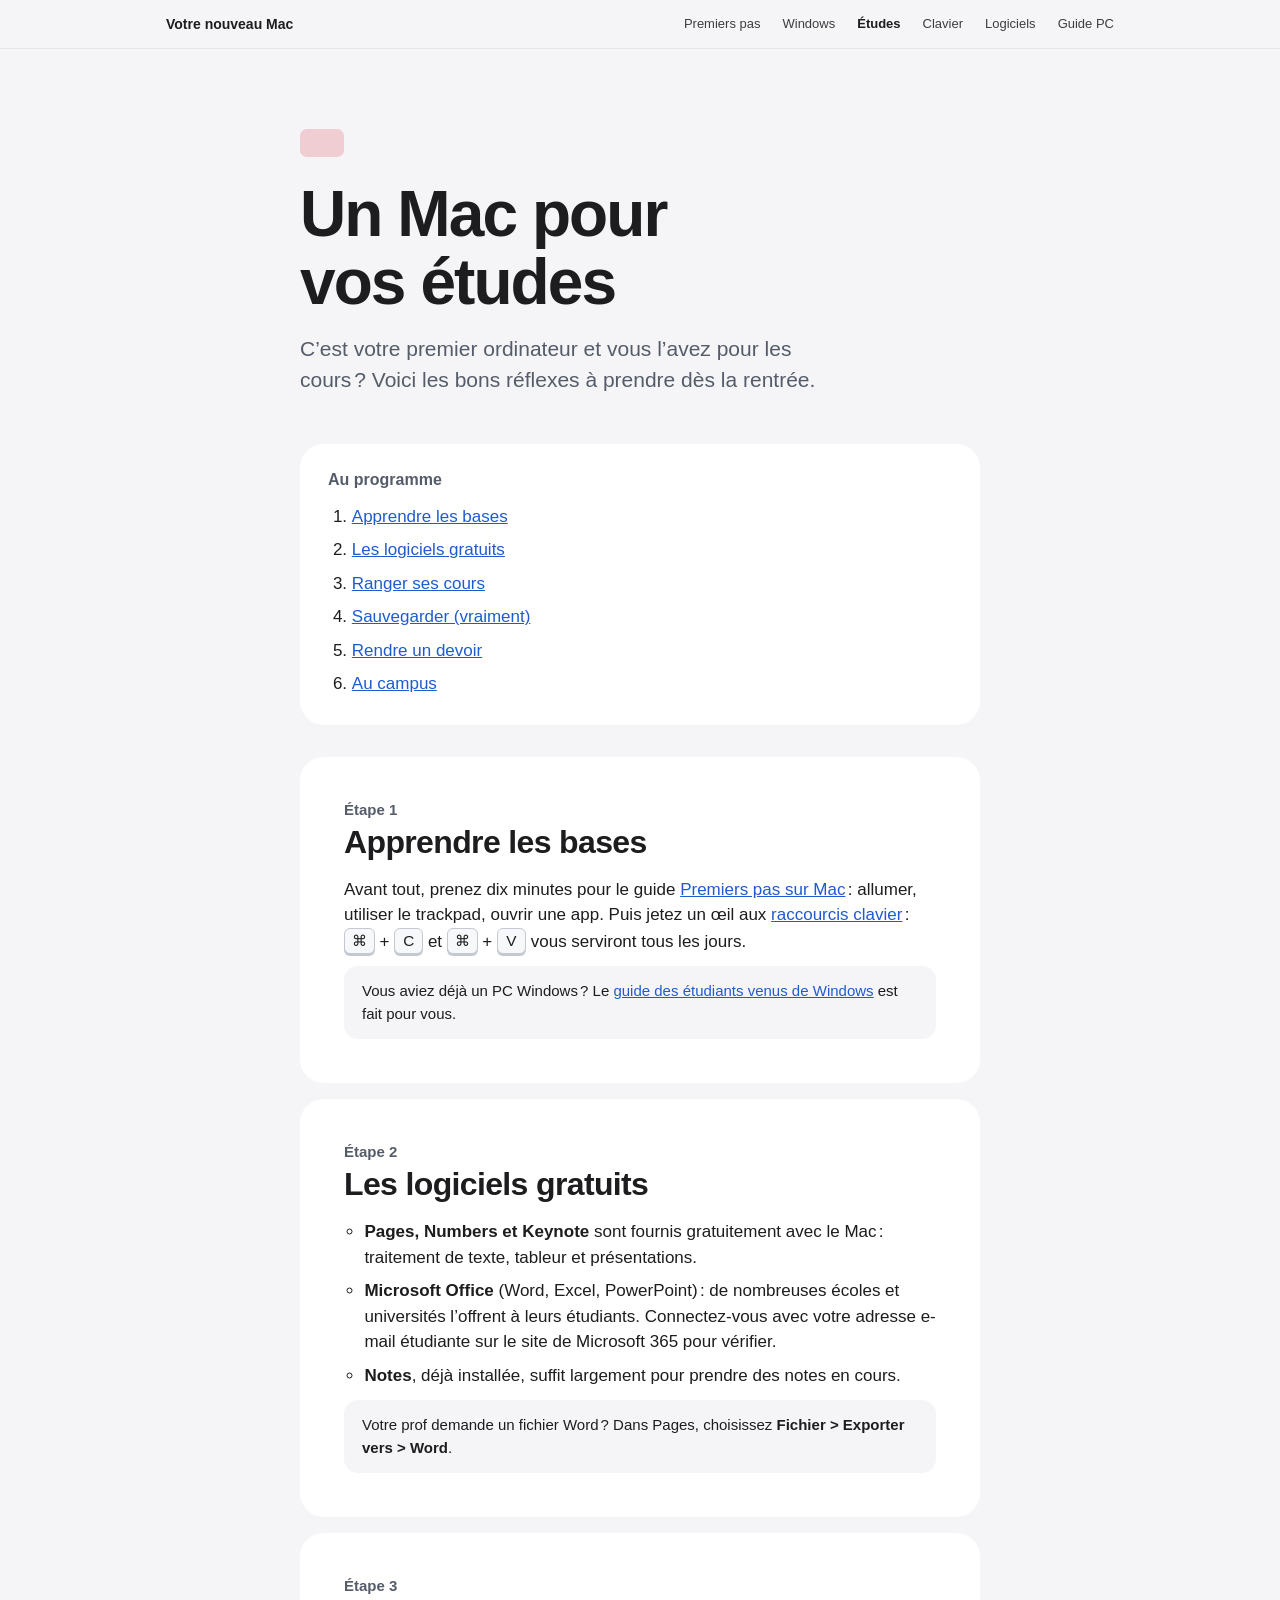
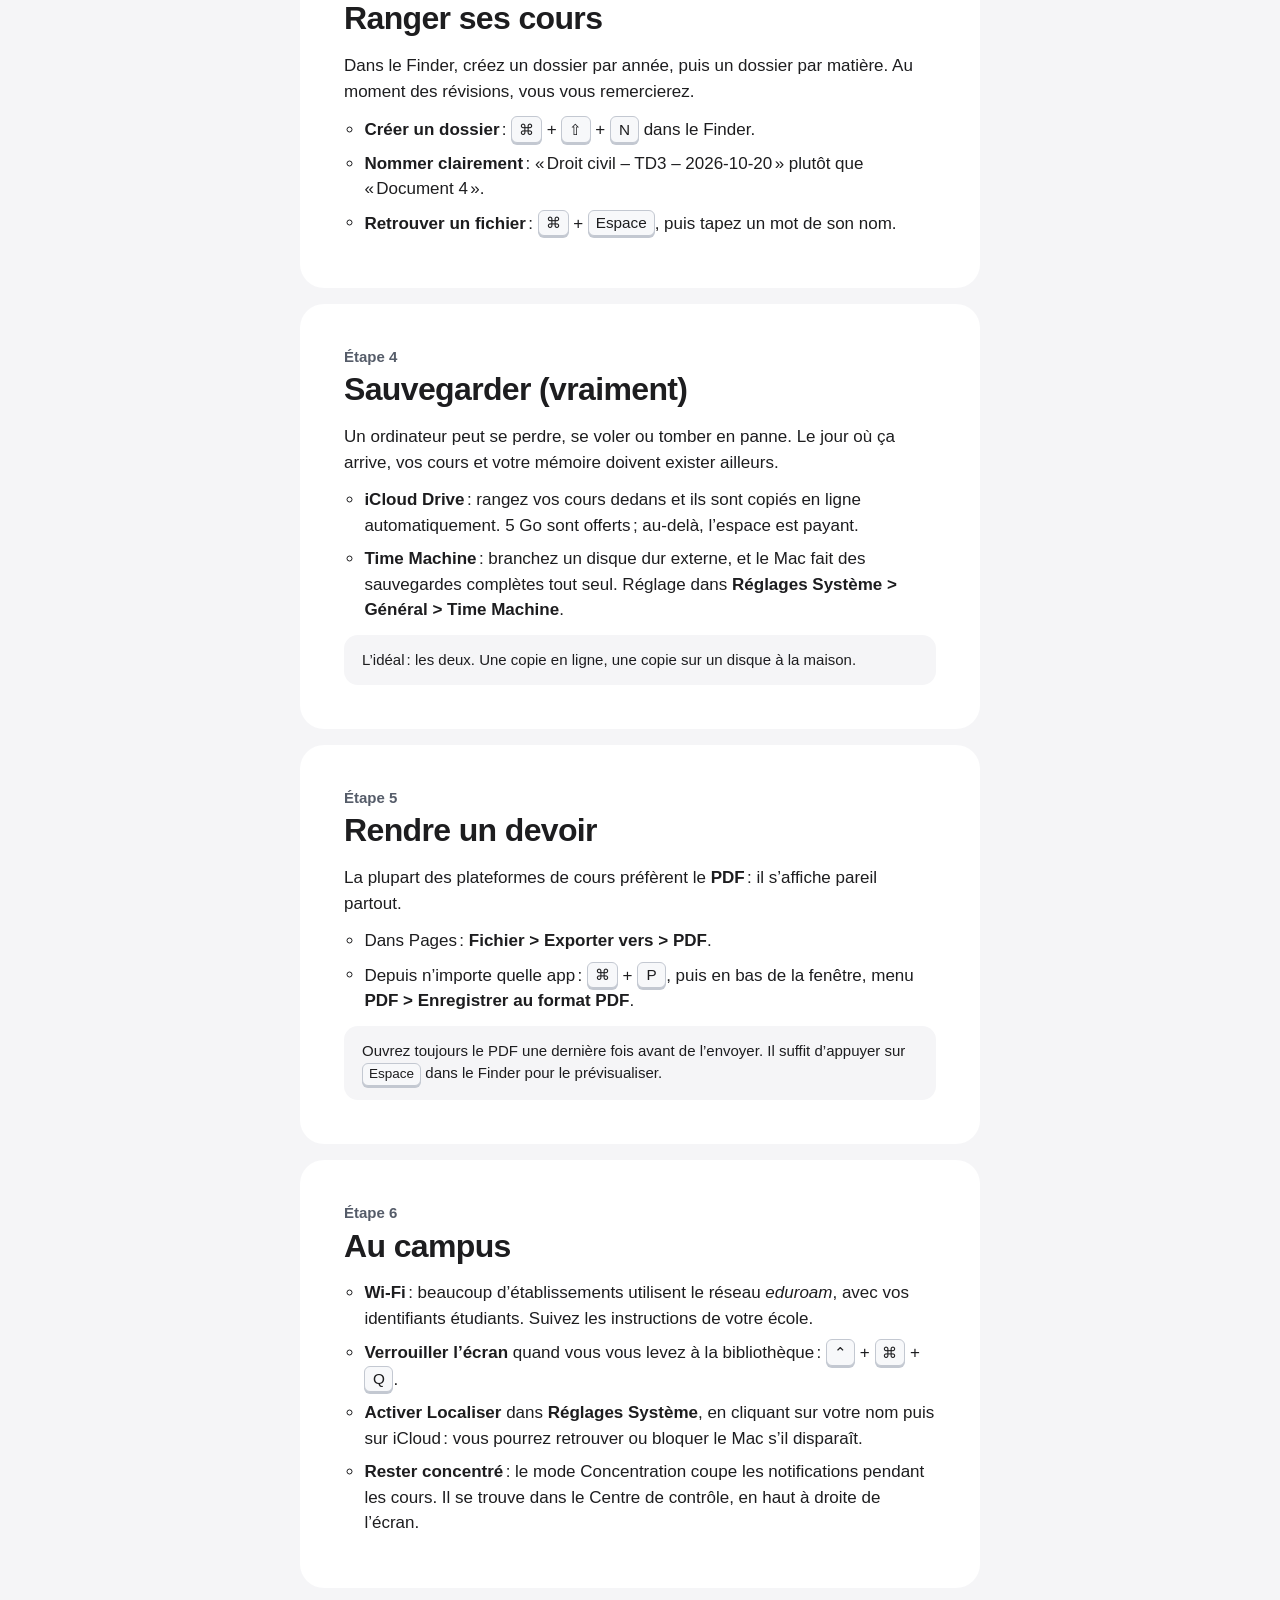
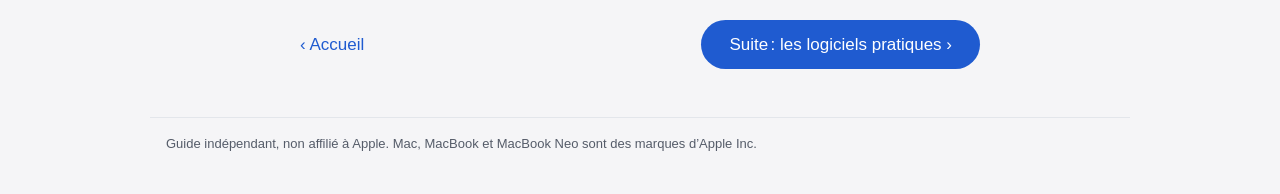
<file: etudiants.html>
<!DOCTYPE html>
<html lang="fr">
<head>
    <meta charset="UTF-8">
    <meta name="viewport" content="width=device-width, initial-scale=1">
    <meta name="color-scheme" content="light dark">
    <meta name="description" content="Premier ordinateur pour vos études ? Les réflexes à prendre sur Mac : notes, fichiers, sauvegardes, devoirs.">
    <title>Un Mac pour vos études</title>
    <link rel="icon" type="image/png" href="favicon-rond.png">
    <link rel="stylesheet" href="style.css">
</head>
<body>
    <nav class="globalnav" aria-label="Navigation principale">
        <div class="globalnav-inner">
            <a class="globalnav-logo" href="index.html">Votre nouveau Mac</a>
            <ul>
                <li><a href="first-pc.html">Premiers pas</a></li>
                <li><a href="windows.html">Windows</a></li>
                <li><a href="etudiants.html" aria-current="page">Études</a></li>
                <li><a href="clavier.html">Clavier</a></li>
                <li><a href="logiciels.html">Logiciels</a></li>
                <li><a href="pc/index.html">Guide PC</a></li>
            </ul>
        </div>
    </nav>

    <div class="guide">
        <header>
            <span class="pastille blush" aria-hidden="true"></span>
            <h1>Un Mac pour vos études</h1>
            <p class="chapeau">C’est votre premier ordinateur et vous l’avez pour les cours&#8239;? Voici les bons réflexes à prendre dès la rentrée.</p>
        </header>

        <nav class="sommaire" aria-labelledby="titre-sommaire">
            <h2 id="titre-sommaire">Au programme</h2>
            <ol>
                <li><a href="#bases">Apprendre les bases</a></li>
                <li><a href="#logiciels">Les logiciels gratuits</a></li>
                <li><a href="#ranger">Ranger ses cours</a></li>
                <li><a href="#sauvegarder">Sauvegarder (vraiment)</a></li>
                <li><a href="#rendre">Rendre un devoir</a></li>
                <li><a href="#campus">Au campus</a></li>
            </ol>
        </nav>

        <ol class="etapes">
            <li class="etape" id="bases">
                <h2>Apprendre les bases</h2>
                <p>Avant tout, prenez dix minutes pour le guide <a href="first-pc.html">Premiers pas sur Mac</a>&#8239;: allumer, utiliser le trackpad, ouvrir une app. Puis jetez un œil aux <a href="clavier.html">raccourcis clavier</a>&#8239;: <kbd>⌘</kbd> + <kbd>C</kbd> et <kbd>⌘</kbd> + <kbd>V</kbd> vous serviront tous les jours.</p>
                <p class="astuce">Vous aviez déjà un PC Windows&#8239;? Le <a href="etudiants-windows.html">guide des étudiants venus de Windows</a> est fait pour vous.</p>
            </li>

            <li class="etape" id="logiciels">
                <h2>Les logiciels gratuits</h2>
                <ul>
                    <li><strong>Pages, Numbers et Keynote</strong> sont fournis gratuitement avec le Mac&#8239;: traitement de texte, tableur et présentations.</li>
                    <li><strong>Microsoft Office</strong> (Word, Excel, PowerPoint)&#8239;: de nombreuses écoles et universités l’offrent à leurs étudiants. Connectez-vous avec votre adresse e-mail étudiante sur le site de Microsoft 365 pour vérifier.</li>
                    <li><strong>Notes</strong>, déjà installée, suffit largement pour prendre des notes en cours.</li>
                </ul>
                <p class="astuce">Votre prof demande un fichier Word&#8239;? Dans Pages, choisissez <strong>Fichier &gt; Exporter vers &gt; Word</strong>.</p>
            </li>

            <li class="etape" id="ranger">
                <h2>Ranger ses cours</h2>
                <p>Dans le Finder, créez un dossier par année, puis un dossier par matière. Au moment des révisions, vous vous remercierez.</p>
                <ul>
                    <li><strong>Créer un dossier</strong>&#8239;: <kbd>⌘</kbd> + <kbd>⇧</kbd> + <kbd>N</kbd> dans le Finder.</li>
                    <li><strong>Nommer clairement</strong>&#8239;: «&#8239;Droit civil – TD3 – 2026-10-20&#8239;» plutôt que «&#8239;Document 4&#8239;».</li>
                    <li><strong>Retrouver un fichier</strong>&#8239;: <kbd>⌘</kbd> + <kbd>Espace</kbd>, puis tapez un mot de son nom.</li>
                </ul>
            </li>

            <li class="etape" id="sauvegarder">
                <h2>Sauvegarder (vraiment)</h2>
                <p>Un ordinateur peut se perdre, se voler ou tomber en panne. Le jour où ça arrive, vos cours et votre mémoire doivent exister ailleurs.</p>
                <ul>
                    <li><strong>iCloud Drive</strong>&#8239;: rangez vos cours dedans et ils sont copiés en ligne automatiquement. 5 Go sont offerts&#8239;; au-delà, l’espace est payant.</li>
                    <li><strong>Time Machine</strong>&#8239;: branchez un disque dur externe, et le Mac fait des sauvegardes complètes tout seul. Réglage dans <strong>Réglages Système &gt; Général &gt; Time Machine</strong>.</li>
                </ul>
                <p class="astuce">L’idéal&#8239;: les deux. Une copie en ligne, une copie sur un disque à la maison.</p>
            </li>

            <li class="etape" id="rendre">
                <h2>Rendre un devoir</h2>
                <p>La plupart des plateformes de cours préfèrent le <strong>PDF</strong>&#8239;: il s’affiche pareil partout.</p>
                <ul>
                    <li>Dans Pages&#8239;: <strong>Fichier &gt; Exporter vers &gt; PDF</strong>.</li>
                    <li>Depuis n’importe quelle app&#8239;: <kbd>⌘</kbd> + <kbd>P</kbd>, puis en bas de la fenêtre, menu <strong>PDF &gt; Enregistrer au format PDF</strong>.</li>
                </ul>
                <p class="astuce">Ouvrez toujours le PDF une dernière fois avant de l’envoyer. Il suffit d’appuyer sur <kbd>Espace</kbd> dans le Finder pour le prévisualiser.</p>
            </li>

            <li class="etape" id="campus">
                <h2>Au campus</h2>
                <ul>
                    <li><strong>Wi-Fi</strong>&#8239;: beaucoup d’établissements utilisent le réseau <em>eduroam</em>, avec vos identifiants étudiants. Suivez les instructions de votre école.</li>
                    <li><strong>Verrouiller l’écran</strong> quand vous vous levez à la bibliothèque&#8239;: <kbd>⌃</kbd> + <kbd>⌘</kbd> + <kbd>Q</kbd>.</li>
                    <li><strong>Activer Localiser</strong> dans <strong>Réglages Système</strong>, en cliquant sur votre nom puis sur iCloud&#8239;: vous pourrez retrouver ou bloquer le Mac s’il disparaît.</li>
                    <li><strong>Rester concentré</strong>&#8239;: le mode Concentration coupe les notifications pendant les cours. Il se trouve dans le Centre de contrôle, en haut à droite de l’écran.</li>
                </ul>
            </li>
        </ol>

        <nav class="suite" aria-label="Navigation entre les guides">
            <a class="retour" href="index.html">‹ Accueil</a>
            <a class="bouton" href="logiciels.html">
                Suite&#8239;: les logiciels pratiques&nbsp;›
            </a>
        </nav>
    </div>

    <footer>
        Guide indépendant, non affilié à Apple. Mac, MacBook et MacBook Neo sont des marques d’Apple Inc.
    </footer>
</body>
</html>
</file>
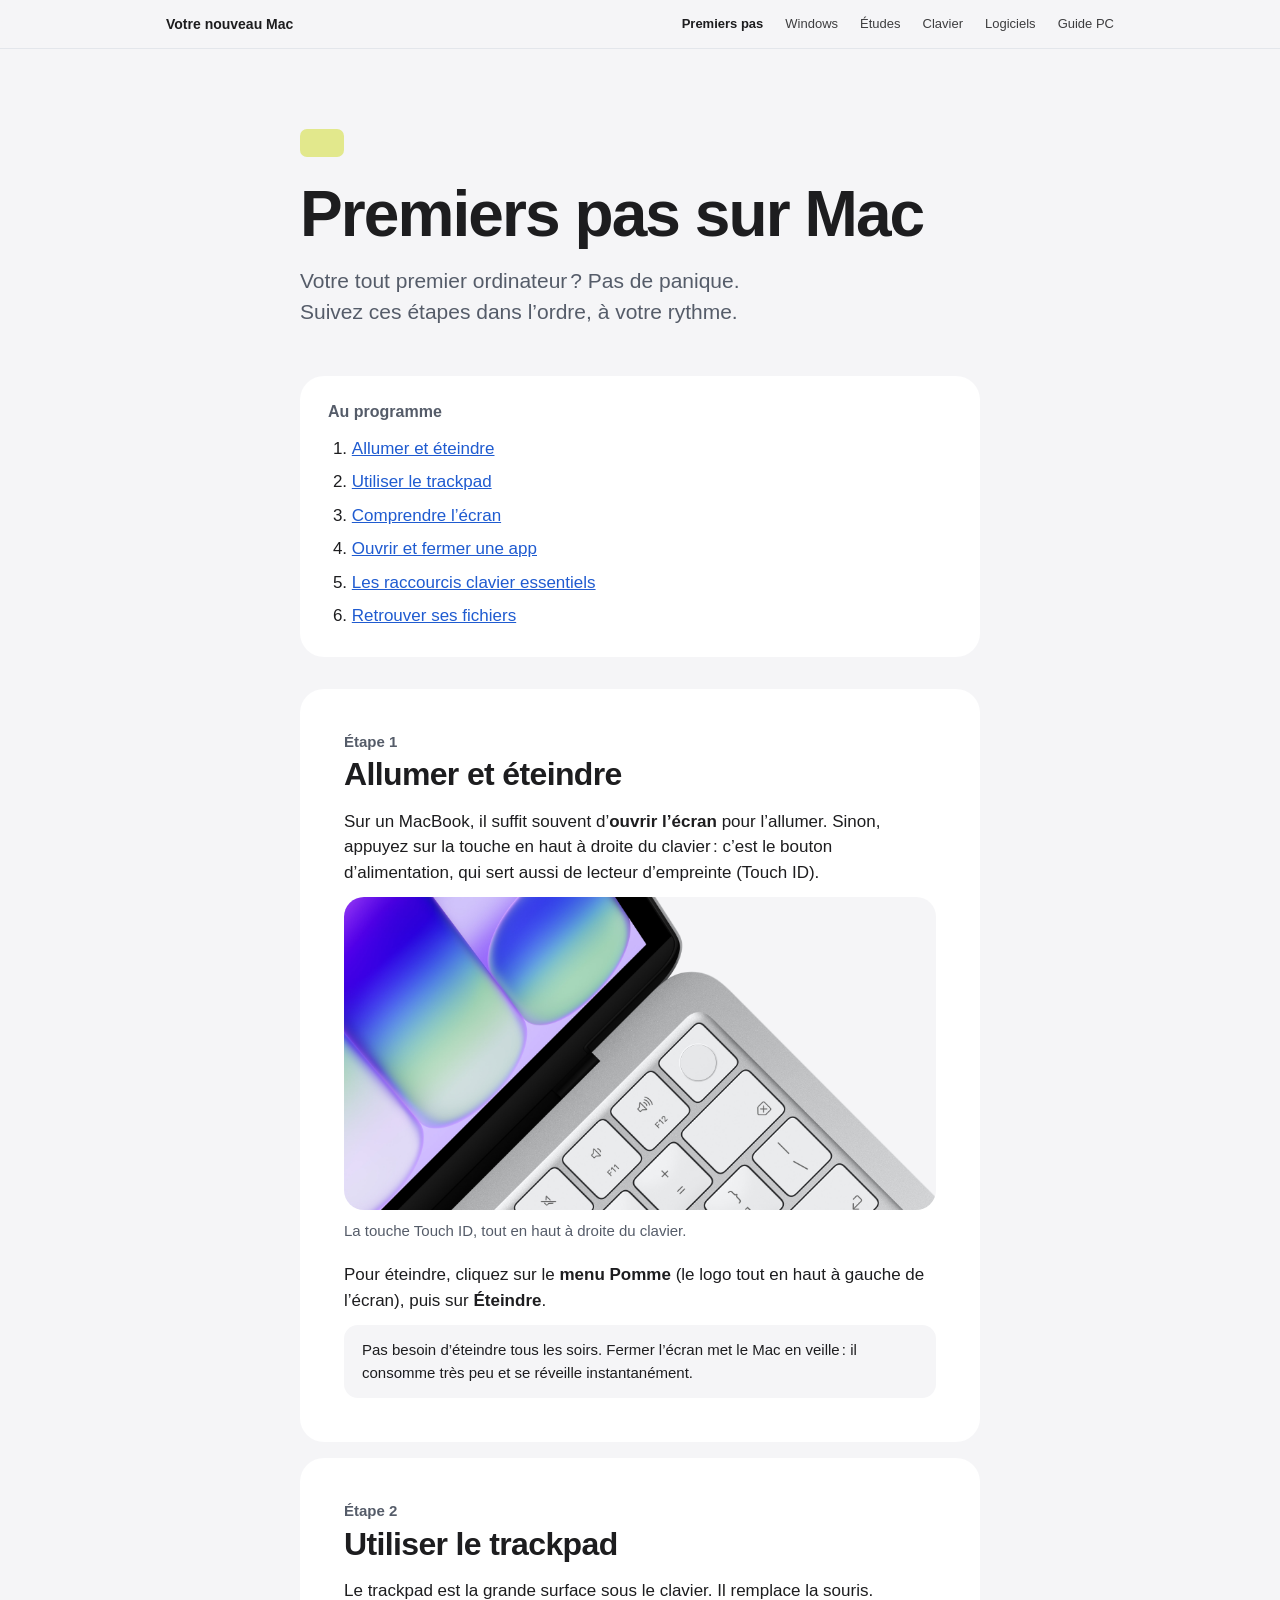
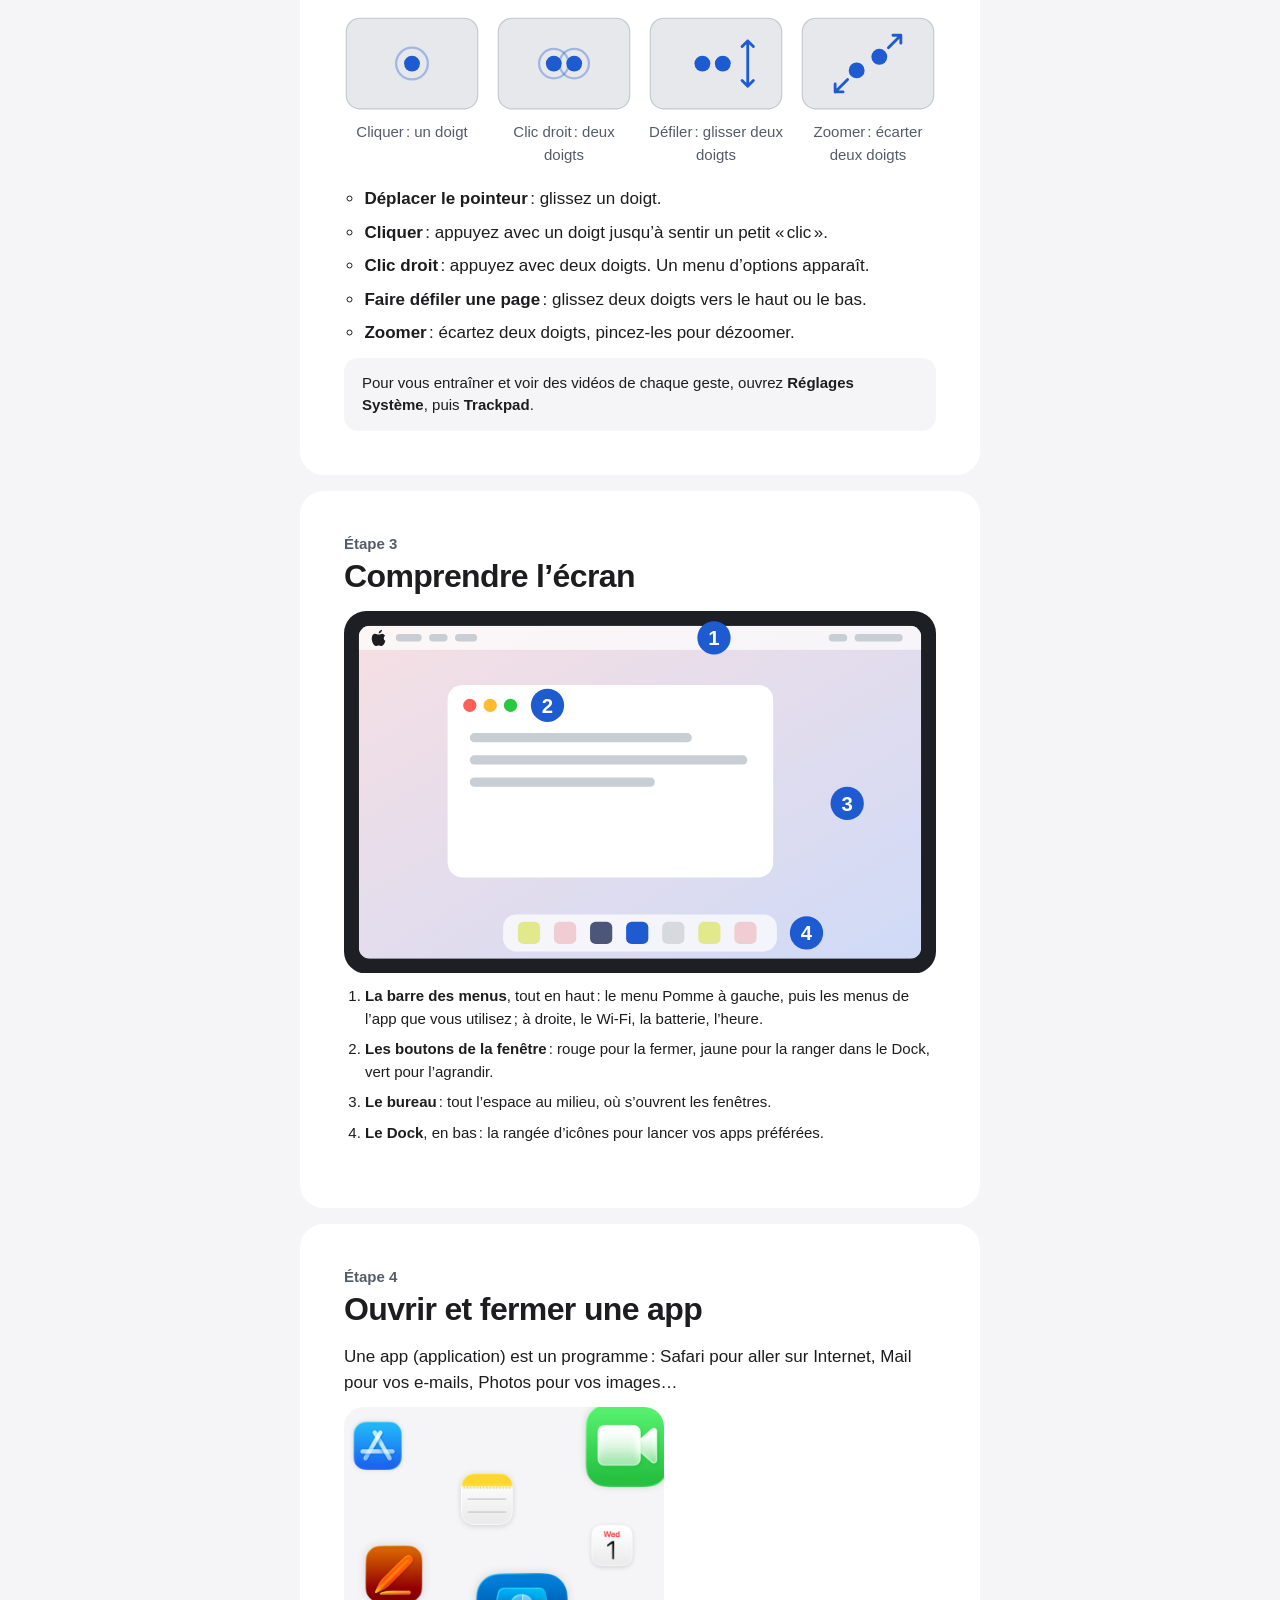
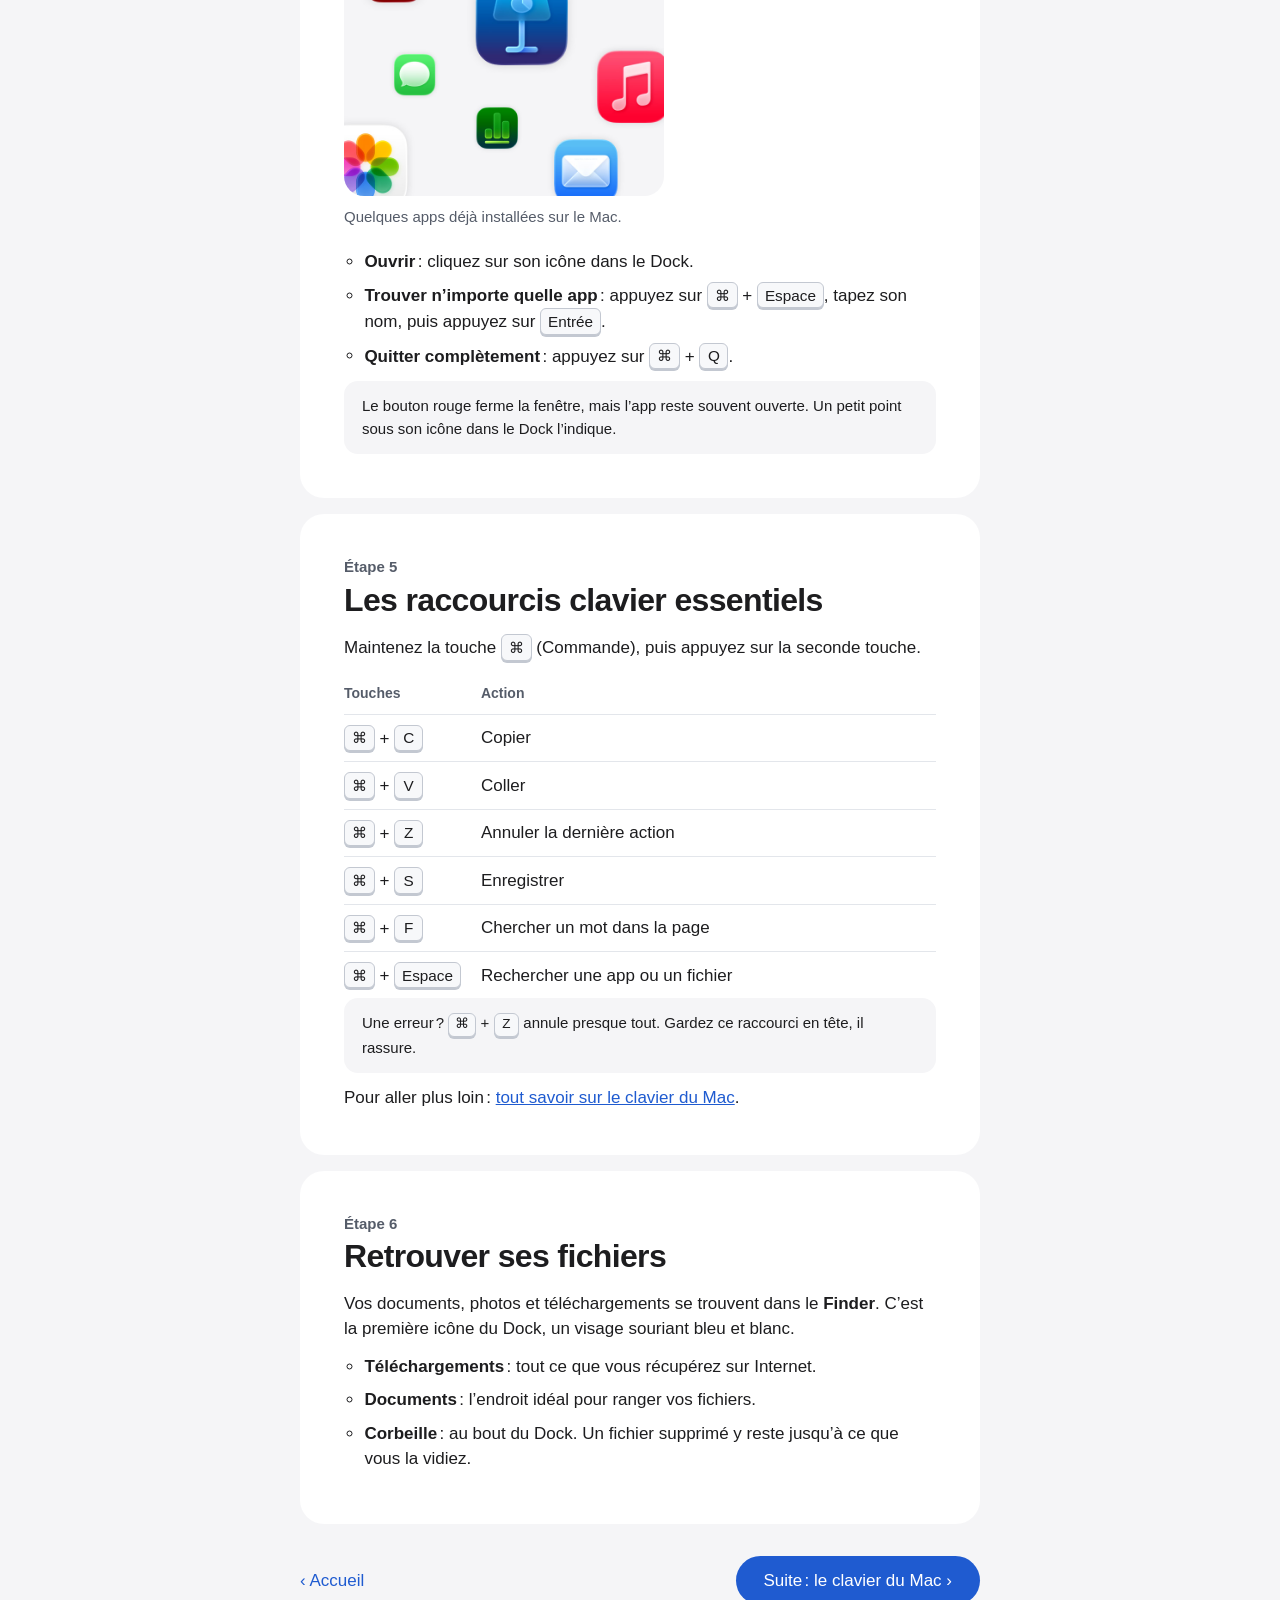
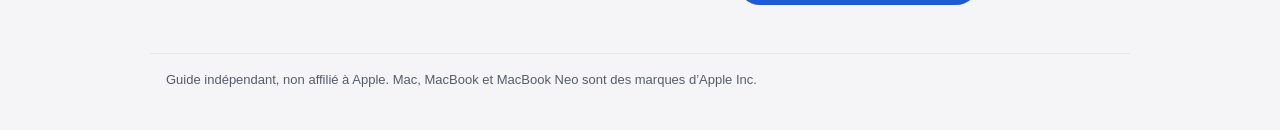
<file: first-pc.html>
<!DOCTYPE html>
<html lang="fr">
<head>
    <meta charset="UTF-8">
    <meta name="viewport" content="width=device-width, initial-scale=1">
    <meta name="color-scheme" content="light dark">
    <meta name="description" content="Les bases pour utiliser un Mac quand c’est votre tout premier ordinateur.">
    <title>Premiers pas sur Mac</title>
    <link rel="icon" type="image/png" href="favicon-rond.png">
    <link rel="stylesheet" href="style.css">
</head>
<body>
    <nav class="globalnav" aria-label="Navigation principale">
        <div class="globalnav-inner">
            <a class="globalnav-logo" href="index.html">Votre nouveau Mac</a>
            <ul>
                <li><a href="first-pc.html" aria-current="page">Premiers pas</a></li>
                <li><a href="windows.html">Windows</a></li>
                <li><a href="etudiants.html">Études</a></li>
                <li><a href="clavier.html">Clavier</a></li>
                <li><a href="logiciels.html">Logiciels</a></li>
                <li><a href="pc/index.html">Guide PC</a></li>
            </ul>
        </div>
    </nav>

    <div class="guide">
        <header>
            <span class="pastille citrus" aria-hidden="true"></span>
            <h1>Premiers pas sur Mac</h1>
            <p class="chapeau">Votre tout premier ordinateur&#8239;? Pas de panique. Suivez ces étapes dans l’ordre, à votre rythme.</p>
        </header>

        <nav class="sommaire" aria-labelledby="titre-sommaire">
            <h2 id="titre-sommaire">Au programme</h2>
            <ol>
                <li><a href="#allumer">Allumer et éteindre</a></li>
                <li><a href="#trackpad">Utiliser le trackpad</a></li>
                <li><a href="#ecran">Comprendre l’écran</a></li>
                <li><a href="#apps">Ouvrir et fermer une app</a></li>
                <li><a href="#clavier">Les raccourcis clavier essentiels</a></li>
                <li><a href="#fichiers">Retrouver ses fichiers</a></li>
            </ol>
        </nav>

        <ol class="etapes">
            <li class="etape" id="allumer">
                <h2>Allumer et éteindre</h2>
                <p>Sur un MacBook, il suffit souvent d’<strong>ouvrir l’écran</strong> pour l’allumer. Sinon, appuyez sur la touche en haut à droite du clavier&#8239;: c’est le bouton d’alimentation, qui sert aussi de lecteur d’empreinte (Touch ID).</p>
                <figure class="illu illu-photo illu-photo-large">
                    <img src="pv_touchid__e7m0tw3z13sm_large_2x.jpg" width="3456" height="1824" loading="lazy" alt="Le coin en haut à droite du clavier d’un MacBook, avec la touche Touch ID et son capteur rond, tout au bout de la rangée du haut.">
                    <figcaption>La touche Touch ID, tout en haut à droite du clavier.</figcaption>
                </figure>
                <p>Pour éteindre, cliquez sur le <strong>menu Pomme</strong> (le logo tout en haut à gauche de l’écran), puis sur <strong>Éteindre</strong>.</p>
                <p class="astuce">Pas besoin d’éteindre tous les soirs. Fermer l’écran met le Mac en veille&#8239;: il consomme très peu et se réveille instantanément.</p>
            </li>

            <li class="etape" id="trackpad">
                <h2>Utiliser le trackpad</h2>
                <p>Le trackpad est la grande surface sous le clavier. Il remplace la souris.</p>
                <div class="gestes">
                    <figure class="illu">
                        <svg viewBox="0 0 120 84" aria-hidden="true">
                            <rect class="i-pave" x="2" y="2" width="116" height="80" rx="12"/>
                            <circle class="i-onde" cx="60" cy="42" r="14"/>
                            <circle class="i-doigt" cx="60" cy="42" r="7"/>
                        </svg>
                        <figcaption>Cliquer&#8239;: un doigt</figcaption>
                    </figure>
                    <figure class="illu">
                        <svg viewBox="0 0 120 84" aria-hidden="true">
                            <rect class="i-pave" x="2" y="2" width="116" height="80" rx="12"/>
                            <circle class="i-onde" cx="51" cy="42" r="13"/>
                            <circle class="i-onde" cx="69" cy="42" r="13"/>
                            <circle class="i-doigt" cx="51" cy="42" r="7"/>
                            <circle class="i-doigt" cx="69" cy="42" r="7"/>
                        </svg>
                        <figcaption>Clic droit&#8239;: deux doigts</figcaption>
                    </figure>
                    <figure class="illu">
                        <svg viewBox="0 0 120 84" aria-hidden="true">
                            <rect class="i-pave" x="2" y="2" width="116" height="80" rx="12"/>
                            <circle class="i-doigt" cx="48" cy="42" r="7"/>
                            <circle class="i-doigt" cx="66" cy="42" r="7"/>
                            <path class="i-fleche" d="M88 22v40M83 27l5-5 5 5M83 57l5 5 5-5"/>
                        </svg>
                        <figcaption>Défiler&#8239;: glisser deux doigts</figcaption>
                    </figure>
                    <figure class="illu">
                        <svg viewBox="0 0 120 84" aria-hidden="true">
                            <rect class="i-pave" x="2" y="2" width="116" height="80" rx="12"/>
                            <circle class="i-doigt" cx="50" cy="48" r="7"/>
                            <circle class="i-doigt" cx="70" cy="36" r="7"/>
                            <path class="i-fleche" d="M42 56 31 67M31 60v7h7M78 28l11-11M82 17h7v7"/>
                        </svg>
                        <figcaption>Zoomer&#8239;: écarter deux doigts</figcaption>
                    </figure>
                </div>
                <ul>
                    <li><strong>Déplacer le pointeur</strong>&#8239;: glissez un doigt.</li>
                    <li><strong>Cliquer</strong>&#8239;: appuyez avec un doigt jusqu’à sentir un petit «&#8239;clic&#8239;».</li>
                    <li><strong>Clic droit</strong>&#8239;: appuyez avec deux doigts. Un menu d’options apparaît.</li>
                    <li><strong>Faire défiler une page</strong>&#8239;: glissez deux doigts vers le haut ou le bas.</li>
                    <li><strong>Zoomer</strong>&#8239;: écartez deux doigts, pincez-les pour dézoomer.</li>
                </ul>
                <p class="astuce">Pour vous entraîner et voir des vidéos de chaque geste, ouvrez <strong>Réglages Système</strong>, puis <strong>Trackpad</strong>.</p>
            </li>

            <li class="etape" id="ecran">
                <h2>Comprendre l’écran</h2>
                <figure class="illu">
                    <svg viewBox="0 0 320 196" role="img" aria-label="Schéma de l’écran du Mac avec quatre repères numérotés, détaillés juste en dessous">
                        <defs>
                            <linearGradient id="fond-ecran" x1="0" y1="0" x2="1" y2="1">
                                <stop offset="0" class="i-fond-a"/>
                                <stop offset="1" class="i-fond-b"/>
                            </linearGradient>
                            <clipPath id="clip-ecran">
                                <rect x="8" y="8" width="304" height="180" rx="6"/>
                            </clipPath>
                            <mask id="croque-menu" maskUnits="userSpaceOnUse" x="-10" y="-10" width="140" height="140">
                                <rect x="-10" y="-10" width="140" height="140" fill="#fff"/>
                                <circle cx="106" cy="60" r="19" fill="#000"/>
                            </mask>
                        </defs>
                        <rect class="i-bezel" x="0" y="0" width="320" height="196" rx="12"/>
                        <g clip-path="url(#clip-ecran)">
                            <rect x="8" y="8" width="304" height="180" fill="url(#fond-ecran)"/>
                            <rect class="i-barre" x="8" y="8" width="304" height="13"/>
                            <g class="i-pomme-menu" transform="translate(15 10.2) scale(0.075)">
                                <path mask="url(#croque-menu)" d="M50 34C40 34 34 28 24 28 10 28 0 42 0 62c0 24 14 54 30 54 8 0 12-4 20-4s12 4 20 4c16 0 30-30 30-54 0-18-10-34-24-34-10 0-16 6-26 6z"/>
                                <path d="M50 26C50 12 60 2 74 0 74 14 64 24 50 26z"/>
                            </g>
                            <rect class="i-texte" x="28" y="12.5" width="14" height="4" rx="2"/>
                            <rect class="i-texte" x="46" y="12.5" width="10" height="4" rx="2"/>
                            <rect class="i-texte" x="60" y="12.5" width="12" height="4" rx="2"/>
                            <rect class="i-texte" x="262" y="12.5" width="10" height="4" rx="2"/>
                            <rect class="i-texte" x="276" y="12.5" width="26" height="4" rx="2"/>
                            <rect class="i-fenetre" x="56" y="40" width="176" height="104" rx="8"/>
                            <circle class="rouge" cx="68" cy="51" r="3.6"/>
                            <circle class="jaune" cx="79" cy="51" r="3.6"/>
                            <circle class="vert" cx="90" cy="51" r="3.6"/>
                            <rect class="i-texte" x="68" y="66" width="120" height="5" rx="2.5"/>
                            <rect class="i-texte" x="68" y="78" width="150" height="5" rx="2.5"/>
                            <rect class="i-texte" x="68" y="90" width="100" height="5" rx="2.5"/>
                            <rect class="i-barre" x="86" y="164" width="148" height="20" rx="7"/>
                            <rect class="i-app-a" x="94" y="168" width="12" height="12" rx="3"/>
                            <rect class="i-app-b" x="113.5" y="168" width="12" height="12" rx="3"/>
                            <rect class="i-app-c" x="133" y="168" width="12" height="12" rx="3"/>
                            <rect class="i-app-e" x="152.5" y="168" width="12" height="12" rx="3"/>
                            <rect class="i-app-d" x="172" y="168" width="12" height="12" rx="3"/>
                            <rect class="i-app-a" x="191.5" y="168" width="12" height="12" rx="3"/>
                            <rect class="i-app-b" x="211" y="168" width="12" height="12" rx="3"/>
                        </g>
                        <g class="i-repere"><circle cx="200" cy="14.5" r="9"/><text x="200" y="18.5" text-anchor="middle">1</text></g>
                        <g class="i-repere"><circle cx="110" cy="51" r="9"/><text x="110" y="55" text-anchor="middle">2</text></g>
                        <g class="i-repere"><circle cx="272" cy="104" r="9"/><text x="272" y="108" text-anchor="middle">3</text></g>
                        <g class="i-repere"><circle cx="250" cy="174" r="9"/><text x="250" y="178" text-anchor="middle">4</text></g>
                    </svg>
                    <figcaption>
                        <ol class="legende-illu">
                            <li><strong>La barre des menus</strong>, tout en haut&#8239;: le menu Pomme à gauche, puis les menus de l’app que vous utilisez&#8239;; à droite, le Wi-Fi, la batterie, l’heure.</li>
                            <li><strong>Les boutons de la fenêtre</strong>&#8239;: rouge pour la fermer, jaune pour la ranger dans le Dock, vert pour l’agrandir.</li>
                            <li><strong>Le bureau</strong>&#8239;: tout l’espace au milieu, où s’ouvrent les fenêtres.</li>
                            <li><strong>Le Dock</strong>, en bas&#8239;: la rangée d’icônes pour lancer vos apps préférées.</li>
                        </ol>
                    </figcaption>
                </figure>
            </li>

            <li class="etape" id="apps">
                <h2>Ouvrir et fermer une app</h2>
                <p>Une app (application) est un programme&#8239;: Safari pour aller sur Internet, Mail pour vos e-mails, Photos pour vos images…</p>
                <figure class="illu illu-photo">
                    <img src="macos_apps__edy29g0syaie_large_2x.jpg" width="744" height="904" loading="lazy" alt="Icônes d’apps : App Store, Notes, FaceTime, Pages, Calendrier, Keynote, Messages, Numbers, Musique, Photos et Mail.">
                    <figcaption>Quelques apps déjà installées sur le Mac.</figcaption>
                </figure>
                <ul>
                    <li><strong>Ouvrir</strong>&#8239;: cliquez sur son icône dans le Dock.</li>
                    <li><strong>Trouver n’importe quelle app</strong>&#8239;: appuyez sur <kbd>⌘</kbd> + <kbd>Espace</kbd>, tapez son nom, puis appuyez sur <kbd>Entrée</kbd>.</li>
                    <li><strong>Quitter complètement</strong>&#8239;: appuyez sur <kbd>⌘</kbd> + <kbd>Q</kbd>.</li>
                </ul>
                <p class="astuce">Le bouton rouge ferme la fenêtre, mais l’app reste souvent ouverte. Un petit point sous son icône dans le Dock l’indique.</p>
            </li>

            <li class="etape" id="clavier">
                <h2>Les raccourcis clavier essentiels</h2>
                <p>Maintenez la touche <kbd>⌘</kbd> (Commande), puis appuyez sur la seconde touche.</p>
                <table class="raccourcis">
                    <thead>
                        <tr>
                            <th scope="col">Touches</th>
                            <th scope="col">Action</th>
                        </tr>
                    </thead>
                    <tbody>
                        <tr><td><kbd>⌘</kbd> + <kbd>C</kbd></td><td>Copier</td></tr>
                        <tr><td><kbd>⌘</kbd> + <kbd>V</kbd></td><td>Coller</td></tr>
                        <tr><td><kbd>⌘</kbd> + <kbd>Z</kbd></td><td>Annuler la dernière action</td></tr>
                        <tr><td><kbd>⌘</kbd> + <kbd>S</kbd></td><td>Enregistrer</td></tr>
                        <tr><td><kbd>⌘</kbd> + <kbd>F</kbd></td><td>Chercher un mot dans la page</td></tr>
                        <tr><td><kbd>⌘</kbd> + <kbd>Espace</kbd></td><td>Rechercher une app ou un fichier</td></tr>
                    </tbody>
                </table>
                <p class="astuce">Une erreur&#8239;? <kbd>⌘</kbd> + <kbd>Z</kbd> annule presque tout. Gardez ce raccourci en tête, il rassure.</p>
                <p>Pour aller plus loin&#8239;: <a href="clavier.html">tout savoir sur le clavier du Mac</a>.</p>
            </li>

            <li class="etape" id="fichiers">
                <h2>Retrouver ses fichiers</h2>
                <p>Vos documents, photos et téléchargements se trouvent dans le <strong>Finder</strong>. C’est la première icône du Dock, un visage souriant bleu et blanc.</p>
                <ul>
                    <li><strong>Téléchargements</strong>&#8239;: tout ce que vous récupérez sur Internet.</li>
                    <li><strong>Documents</strong>&#8239;: l’endroit idéal pour ranger vos fichiers.</li>
                    <li><strong>Corbeille</strong>&#8239;: au bout du Dock. Un fichier supprimé y reste jusqu’à ce que vous la vidiez.</li>
                </ul>
            </li>
        </ol>

        <nav class="suite" aria-label="Navigation entre les guides">
            <a class="retour" href="index.html">‹ Accueil</a>
            <a class="bouton" href="clavier.html">
                Suite&#8239;: le clavier du Mac&nbsp;›
            </a>
        </nav>
    </div>

    <footer>
        Guide indépendant, non affilié à Apple. Mac, MacBook et MacBook Neo sont des marques d’Apple Inc.
    </footer>
</body>
</html>
</file>
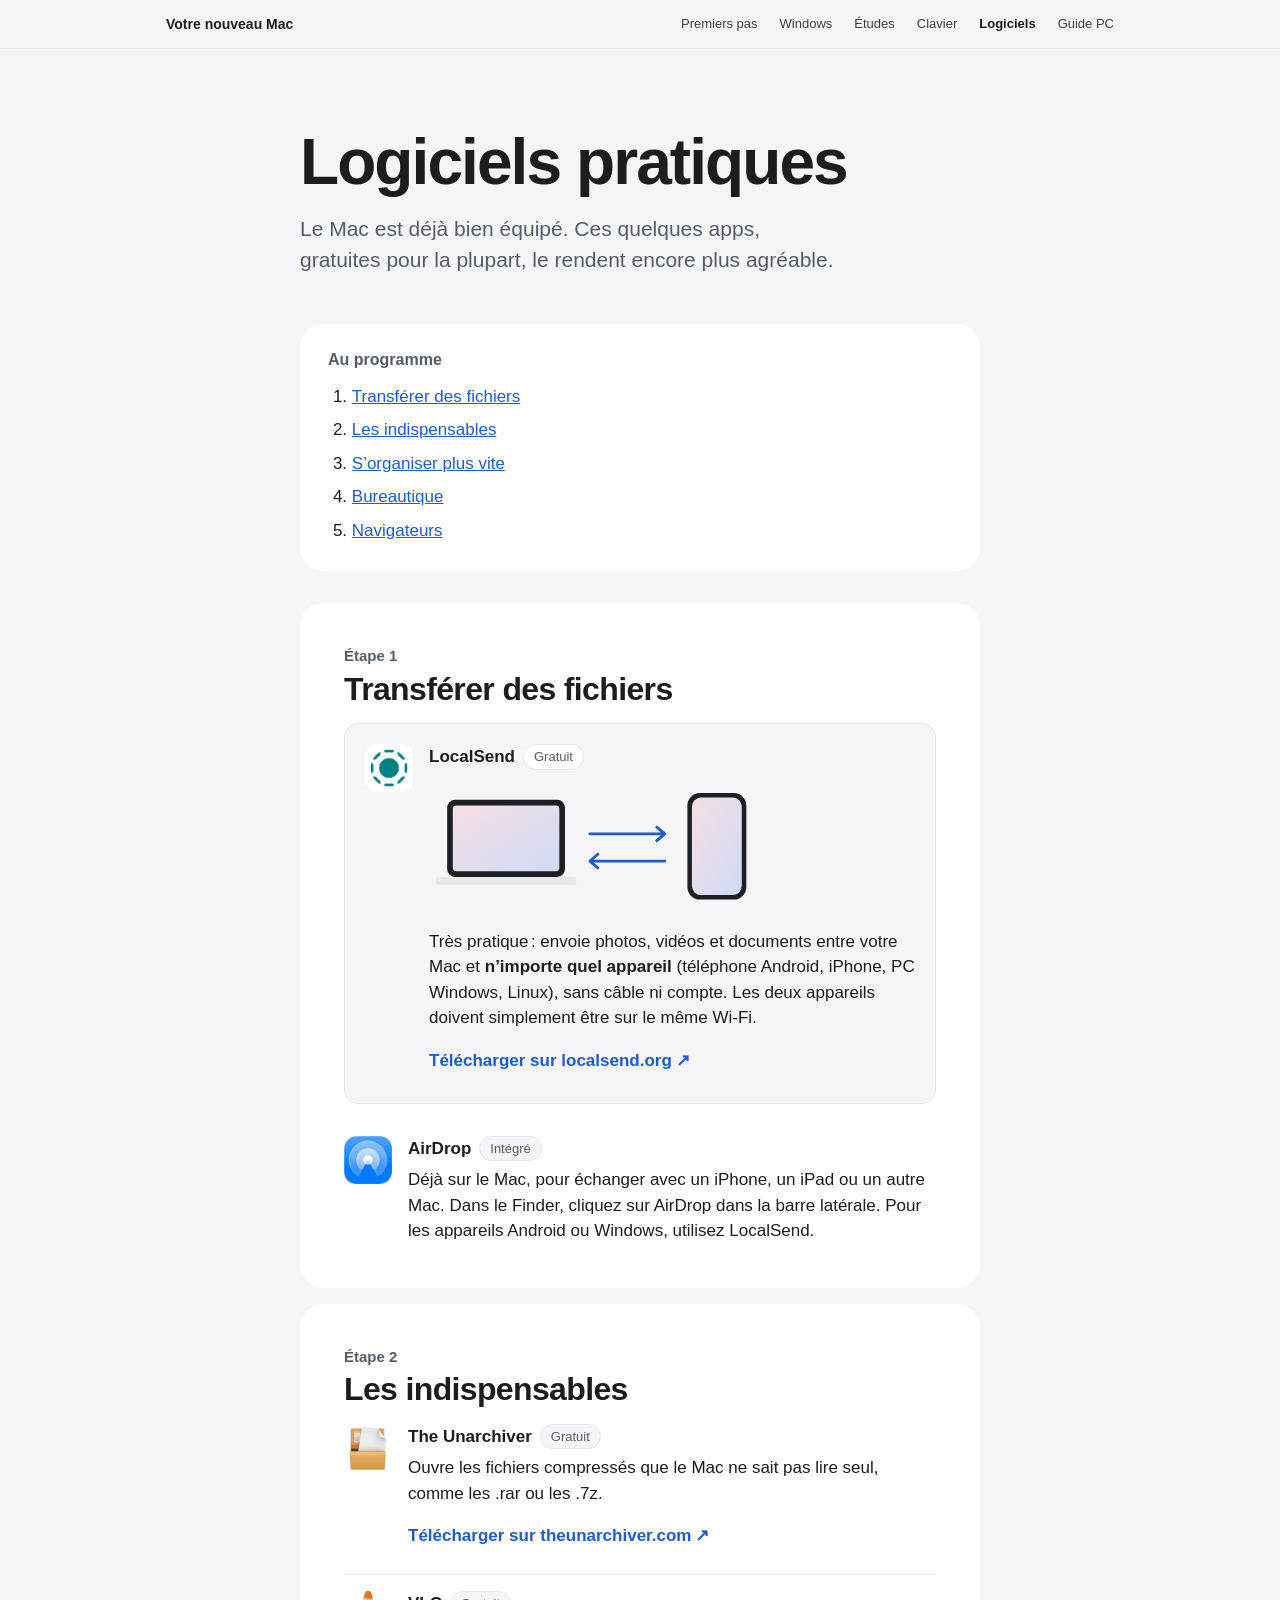
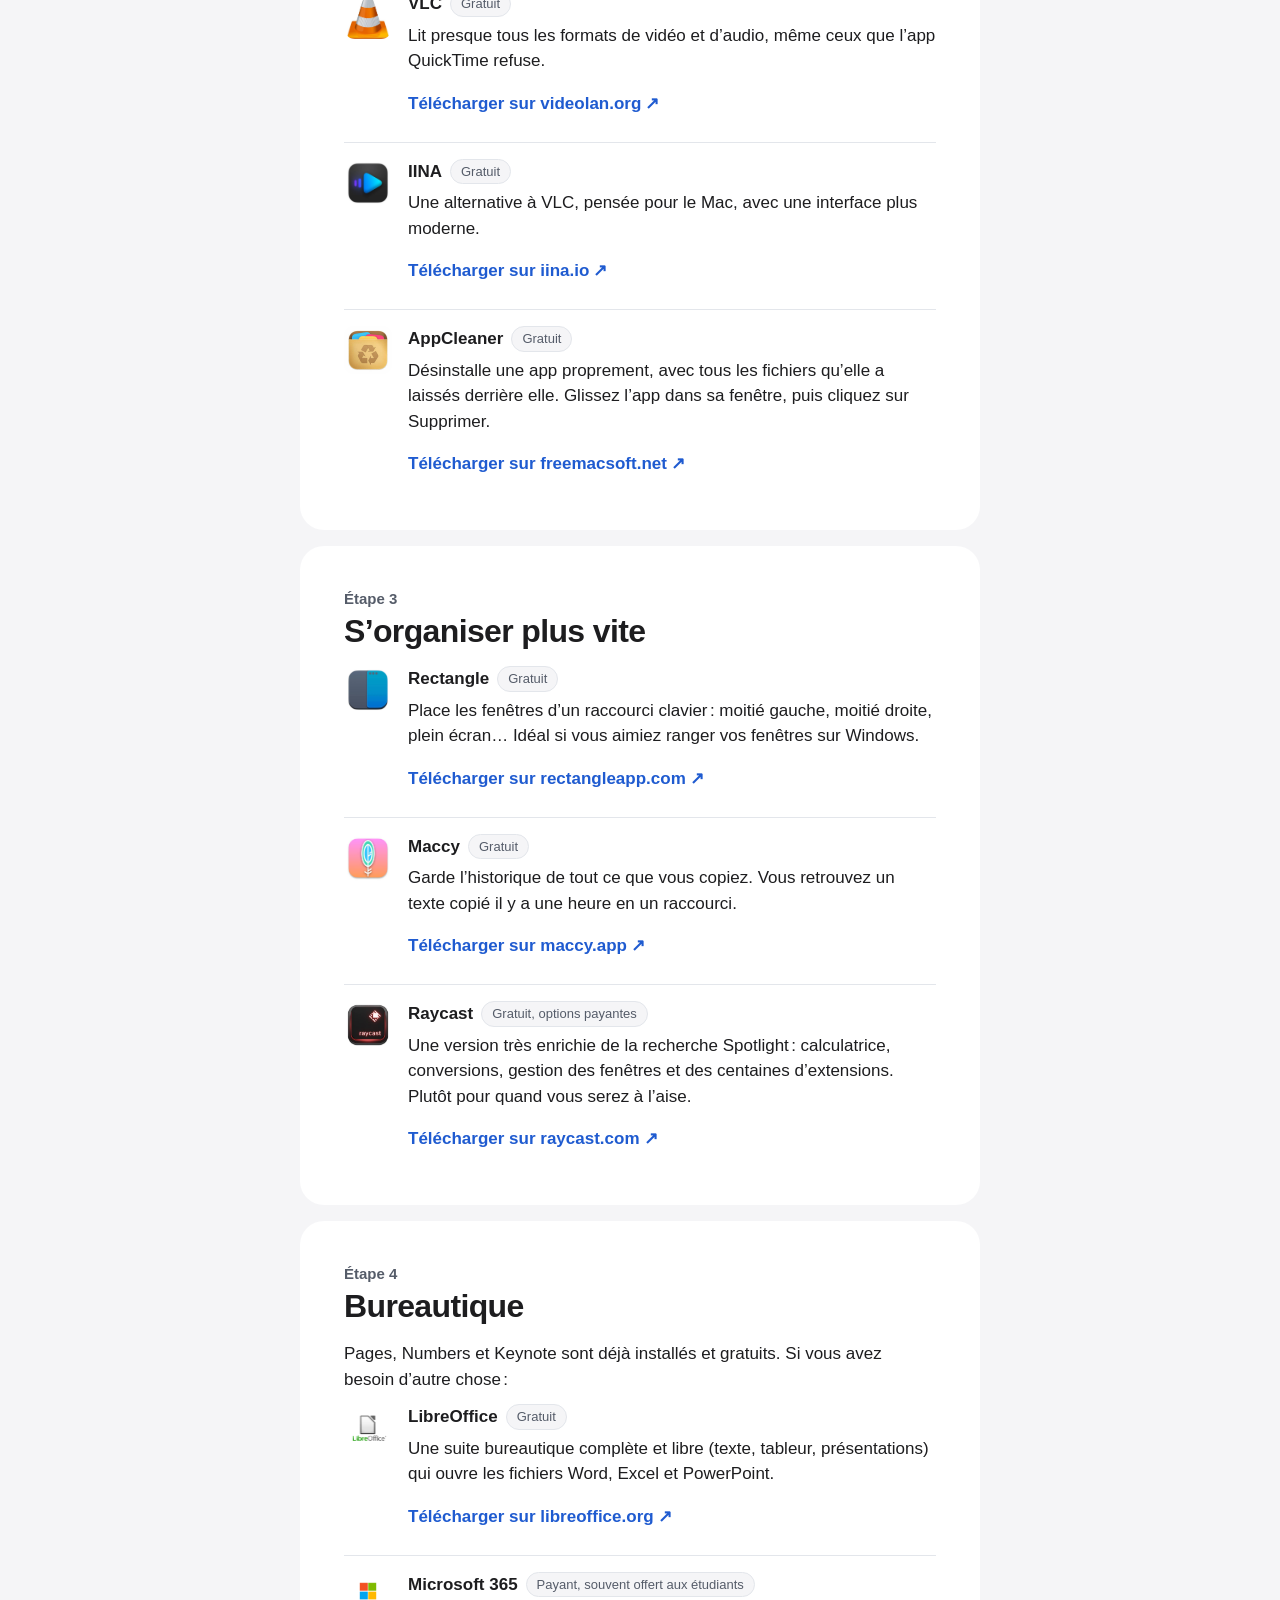
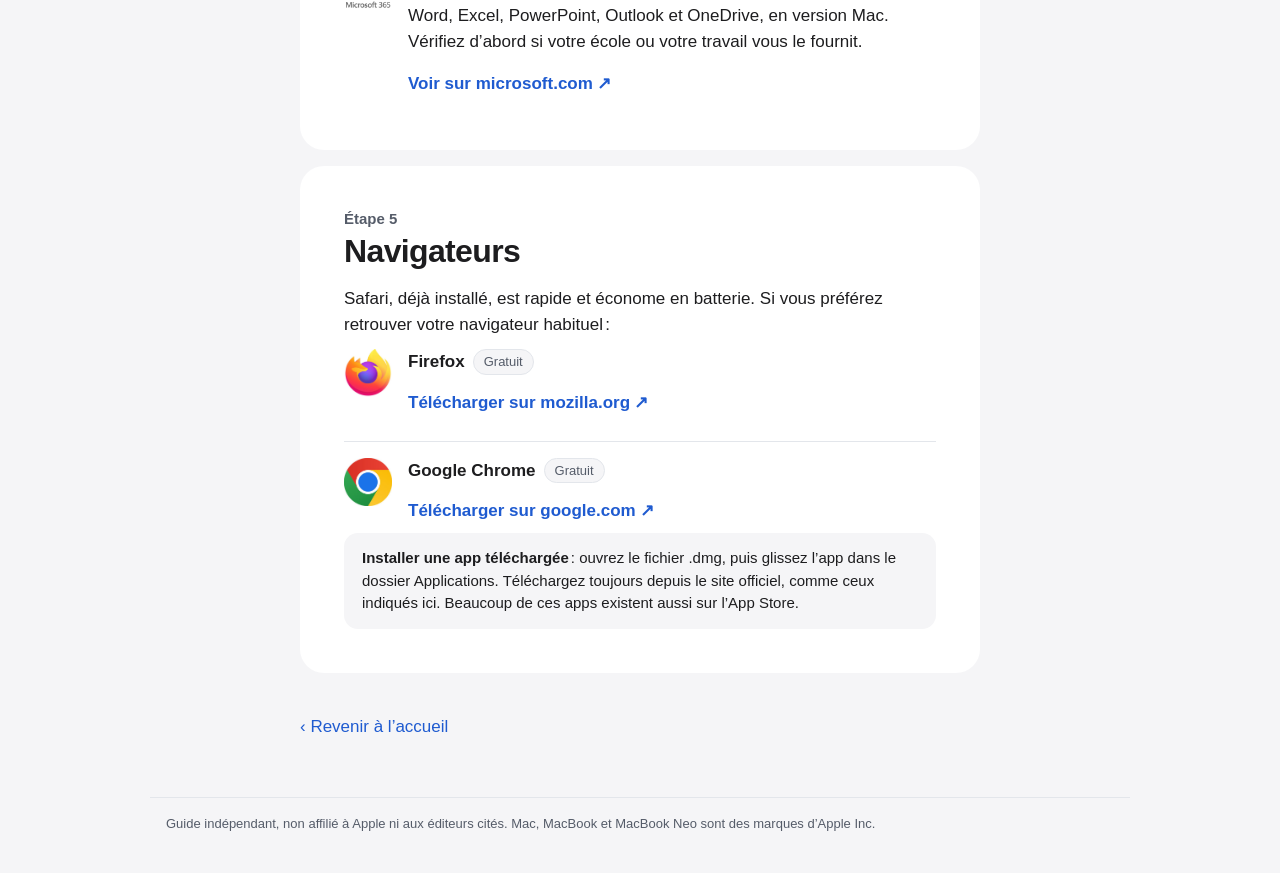
<file: logiciels.html>
<!DOCTYPE html>
<html lang="fr">
<head>
    <meta charset="UTF-8">
    <meta name="viewport" content="width=device-width, initial-scale=1">
    <meta name="color-scheme" content="light dark">
    <meta name="description" content="Une sélection de logiciels pratiques sur Mac, avec les liens de téléchargement officiels.">
    <title>Logiciels pratiques</title>
    <link rel="icon" type="image/png" href="favicon-rond.png">
    <link rel="stylesheet" href="style.css">
</head>
<body>
    <nav class="globalnav" aria-label="Navigation principale">
        <div class="globalnav-inner">
            <a class="globalnav-logo" href="index.html">Votre nouveau Mac</a>
            <ul>
                <li><a href="first-pc.html">Premiers pas</a></li>
                <li><a href="windows.html">Windows</a></li>
                <li><a href="etudiants.html">Études</a></li>
                <li><a href="clavier.html">Clavier</a></li>
                <li><a href="logiciels.html" aria-current="page">Logiciels</a></li>
                <li><a href="pc/index.html">Guide PC</a></li>
            </ul>
        </div>
    </nav>

    <div class="guide">
        <header>
            <h1>Logiciels pratiques</h1>
            <p class="chapeau">Le Mac est déjà bien équipé. Ces quelques apps, gratuites pour la plupart, le rendent encore plus agréable.</p>
        </header>

        <nav class="sommaire" aria-labelledby="titre-sommaire">
            <h2 id="titre-sommaire">Au programme</h2>
            <ol>
                <li><a href="#transfert">Transférer des fichiers</a></li>
                <li><a href="#quotidien">Les indispensables</a></li>
                <li><a href="#organisation">S’organiser plus vite</a></li>
                <li><a href="#bureautique">Bureautique</a></li>
                <li><a href="#navigateurs">Navigateurs</a></li>
            </ol>
        </nav>

        <ol class="etapes">
            <li class="etape" id="transfert">
                <h2>Transférer des fichiers</h2>
                <dl class="apps">
                    <div class="app-vedette">
                        <img class="app-icone" src="icones/localsend.png" alt="" width="48" height="48" loading="lazy">
                        <dt>LocalSend <span class="badge">Gratuit</span></dt>
                        <dd>
                            <figure class="illu illu-ls">
                                <svg viewBox="0 0 300 110" role="img" aria-label="Un Mac et un téléphone qui s’échangent des fichiers dans les deux sens">
                                    <defs>
                                        <linearGradient id="fond-ls" x1="0" y1="0" x2="1" y2="1">
                                            <stop offset="0" class="i-fond-a"/>
                                            <stop offset="1" class="i-fond-b"/>
                                        </linearGradient>
                                    </defs>
                                    <rect class="i-bezel" x="16" y="14" width="104" height="68" rx="7"/>
                                    <rect x="21" y="19" width="94" height="58" rx="3" fill="url(#fond-ls)"/>
                                    <rect class="i-corps" x="6" y="82" width="124" height="7" rx="3"/>
                                    <rect class="i-bezel" x="228" y="8" width="52" height="94" rx="11"/>
                                    <rect x="232" y="12" width="44" height="86" rx="8" fill="url(#fond-ls)"/>
                                    <path class="i-fleche" d="M142 44h66M201 38l7 6-7 6M208 68h-66M149 62l-7 6 7 6"/>
                                </svg>
                            </figure>
                            <p>Très pratique&#8239;: envoie photos, vidéos et documents entre votre Mac et <strong>n’importe quel appareil</strong> (téléphone Android, iPhone, PC Windows, Linux), sans câble ni compte. Les deux appareils doivent simplement être sur le même Wi-Fi.</p>
                            <a class="app-lien" href="https://localsend.org/download" target="_blank" rel="noopener">Télécharger sur localsend.org <span aria-hidden="true">↗</span><span class="sr-only"> (nouvel onglet)</span></a>
                        </dd>
                    </div>
                    <div>
                        <img class="app-icone" src="icones/airdrop.png" alt="" width="48" height="48" loading="lazy">
                        <dt>AirDrop <span class="badge">Intégré</span></dt>
                        <dd>
                            <p>Déjà sur le Mac, pour échanger avec un iPhone, un iPad ou un autre Mac. Dans le Finder, cliquez sur AirDrop dans la barre latérale. Pour les appareils Android ou Windows, utilisez LocalSend.</p>
                        </dd>
                    </div>
                </dl>
            </li>

            <li class="etape" id="quotidien">
                <h2>Les indispensables</h2>
                <dl class="apps">
                    <div>
                        <img class="app-icone" src="icones/the-unarchiver.png" alt="" width="48" height="48" loading="lazy">
                        <dt>The Unarchiver <span class="badge">Gratuit</span></dt>
                        <dd>
                            <p>Ouvre les fichiers compressés que le Mac ne sait pas lire seul, comme les .rar ou les .7z.</p>
                            <a class="app-lien" href="https://theunarchiver.com/" target="_blank" rel="noopener">Télécharger sur theunarchiver.com <span aria-hidden="true">↗</span><span class="sr-only"> (nouvel onglet)</span></a>
                        </dd>
                    </div>
                    <div>
                        <img class="app-icone" src="icones/vlc.png" alt="" width="48" height="48" loading="lazy">
                        <dt>VLC <span class="badge">Gratuit</span></dt>
                        <dd>
                            <p>Lit presque tous les formats de vidéo et d’audio, même ceux que l’app QuickTime refuse.</p>
                            <a class="app-lien" href="https://www.videolan.org/vlc/download-macosx.html" target="_blank" rel="noopener">Télécharger sur videolan.org <span aria-hidden="true">↗</span><span class="sr-only"> (nouvel onglet)</span></a>
                        </dd>
                    </div>
                    <div>
                        <img class="app-icone" src="icones/iina.png" alt="" width="48" height="48" loading="lazy">
                        <dt>IINA <span class="badge">Gratuit</span></dt>
                        <dd>
                            <p>Une alternative à VLC, pensée pour le Mac, avec une interface plus moderne.</p>
                            <a class="app-lien" href="https://iina.io/" target="_blank" rel="noopener">Télécharger sur iina.io <span aria-hidden="true">↗</span><span class="sr-only"> (nouvel onglet)</span></a>
                        </dd>
                    </div>
                    <div>
                        <img class="app-icone" src="icones/appcleaner.png" alt="" width="48" height="48" loading="lazy">
                        <dt>AppCleaner <span class="badge">Gratuit</span></dt>
                        <dd>
                            <p>Désinstalle une app proprement, avec tous les fichiers qu’elle a laissés derrière elle. Glissez l’app dans sa fenêtre, puis cliquez sur Supprimer.</p>
                            <a class="app-lien" href="https://freemacsoft.net/appcleaner/" target="_blank" rel="noopener">Télécharger sur freemacsoft.net <span aria-hidden="true">↗</span><span class="sr-only"> (nouvel onglet)</span></a>
                        </dd>
                    </div>
                </dl>
            </li>

            <li class="etape" id="organisation">
                <h2>S’organiser plus vite</h2>
                <dl class="apps">
                    <div>
                        <img class="app-icone" src="icones/rectangle.png" alt="" width="48" height="48" loading="lazy">
                        <dt>Rectangle <span class="badge">Gratuit</span></dt>
                        <dd>
                            <p>Place les fenêtres d’un raccourci clavier&#8239;: moitié gauche, moitié droite, plein écran… Idéal si vous aimiez ranger vos fenêtres sur Windows.</p>
                            <a class="app-lien" href="https://rectangleapp.com/" target="_blank" rel="noopener">Télécharger sur rectangleapp.com <span aria-hidden="true">↗</span><span class="sr-only"> (nouvel onglet)</span></a>
                        </dd>
                    </div>
                    <div>
                        <img class="app-icone" src="icones/maccy.png" alt="" width="48" height="48" loading="lazy">
                        <dt>Maccy <span class="badge">Gratuit</span></dt>
                        <dd>
                            <p>Garde l’historique de tout ce que vous copiez. Vous retrouvez un texte copié il y a une heure en un raccourci.</p>
                            <a class="app-lien" href="https://maccy.app/" target="_blank" rel="noopener">Télécharger sur maccy.app <span aria-hidden="true">↗</span><span class="sr-only"> (nouvel onglet)</span></a>
                        </dd>
                    </div>
                    <div>
                        <img class="app-icone" src="icones/raycast.png" alt="" width="48" height="48" loading="lazy">
                        <dt>Raycast <span class="badge">Gratuit, options payantes</span></dt>
                        <dd>
                            <p>Une version très enrichie de la recherche Spotlight&#8239;: calculatrice, conversions, gestion des fenêtres et des centaines d’extensions. Plutôt pour quand vous serez à l’aise.</p>
                            <a class="app-lien" href="https://www.raycast.com/" target="_blank" rel="noopener">Télécharger sur raycast.com <span aria-hidden="true">↗</span><span class="sr-only"> (nouvel onglet)</span></a>
                        </dd>
                    </div>
                </dl>
            </li>

            <li class="etape" id="bureautique">
                <h2>Bureautique</h2>
                <p>Pages, Numbers et Keynote sont déjà installés et gratuits. Si vous avez besoin d’autre chose&#8239;:</p>
                <dl class="apps">
                    <div>
                        <img class="app-icone" src="icones/libreoffice.png" alt="" width="48" height="48" loading="lazy">
                        <dt>LibreOffice <span class="badge">Gratuit</span></dt>
                        <dd>
                            <p>Une suite bureautique complète et libre (texte, tableur, présentations) qui ouvre les fichiers Word, Excel et PowerPoint.</p>
                            <a class="app-lien" href="https://fr.libreoffice.org/download/" target="_blank" rel="noopener">Télécharger sur libreoffice.org <span aria-hidden="true">↗</span><span class="sr-only"> (nouvel onglet)</span></a>
                        </dd>
                    </div>
                    <div>
                        <img class="app-icone" src="icones/microsoft-365.png" alt="" width="48" height="48" loading="lazy">
                        <dt>Microsoft 365 <span class="badge">Payant, souvent offert aux étudiants</span></dt>
                        <dd>
                            <p>Word, Excel, PowerPoint, Outlook et OneDrive, en version Mac. Vérifiez d’abord si votre école ou votre travail vous le fournit.</p>
                            <a class="app-lien" href="https://www.microsoft.com/fr-fr/microsoft-365" target="_blank" rel="noopener">Voir sur microsoft.com <span aria-hidden="true">↗</span><span class="sr-only"> (nouvel onglet)</span></a>
                        </dd>
                    </div>
                </dl>
            </li>

            <li class="etape" id="navigateurs">
                <h2>Navigateurs</h2>
                <p>Safari, déjà installé, est rapide et économe en batterie. Si vous préférez retrouver votre navigateur habituel&#8239;:</p>
                <dl class="apps">
                    <div>
                        <img class="app-icone" src="icones/firefox.png" alt="" width="48" height="48" loading="lazy">
                        <dt>Firefox <span class="badge">Gratuit</span></dt>
                        <dd>
                            <a class="app-lien" href="https://www.mozilla.org/fr/firefox/mac/" target="_blank" rel="noopener">Télécharger sur mozilla.org <span aria-hidden="true">↗</span><span class="sr-only"> (nouvel onglet)</span></a>
                        </dd>
                    </div>
                    <div>
                        <img class="app-icone" src="icones/chrome.png" alt="" width="48" height="48" loading="lazy">
                        <dt>Google Chrome <span class="badge">Gratuit</span></dt>
                        <dd>
                            <a class="app-lien" href="https://www.google.com/intl/fr_fr/chrome/" target="_blank" rel="noopener">Télécharger sur google.com <span aria-hidden="true">↗</span><span class="sr-only"> (nouvel onglet)</span></a>
                        </dd>
                    </div>
                </dl>
                <p class="astuce"><strong>Installer une app téléchargée</strong>&#8239;: ouvrez le fichier .dmg, puis glissez l’app dans le dossier Applications. Téléchargez toujours depuis le site officiel, comme ceux indiqués ici. Beaucoup de ces apps existent aussi sur l’App Store.</p>
            </li>
        </ol>

        <p class="suite">
            <a class="retour" href="index.html">‹ Revenir à l’accueil</a>
        </p>
    </div>

    <footer>
        Guide indépendant, non affilié à Apple ni aux éditeurs cités. Mac, MacBook et MacBook Neo sont des marques d’Apple Inc.
    </footer>
</body>
</html>
</file>
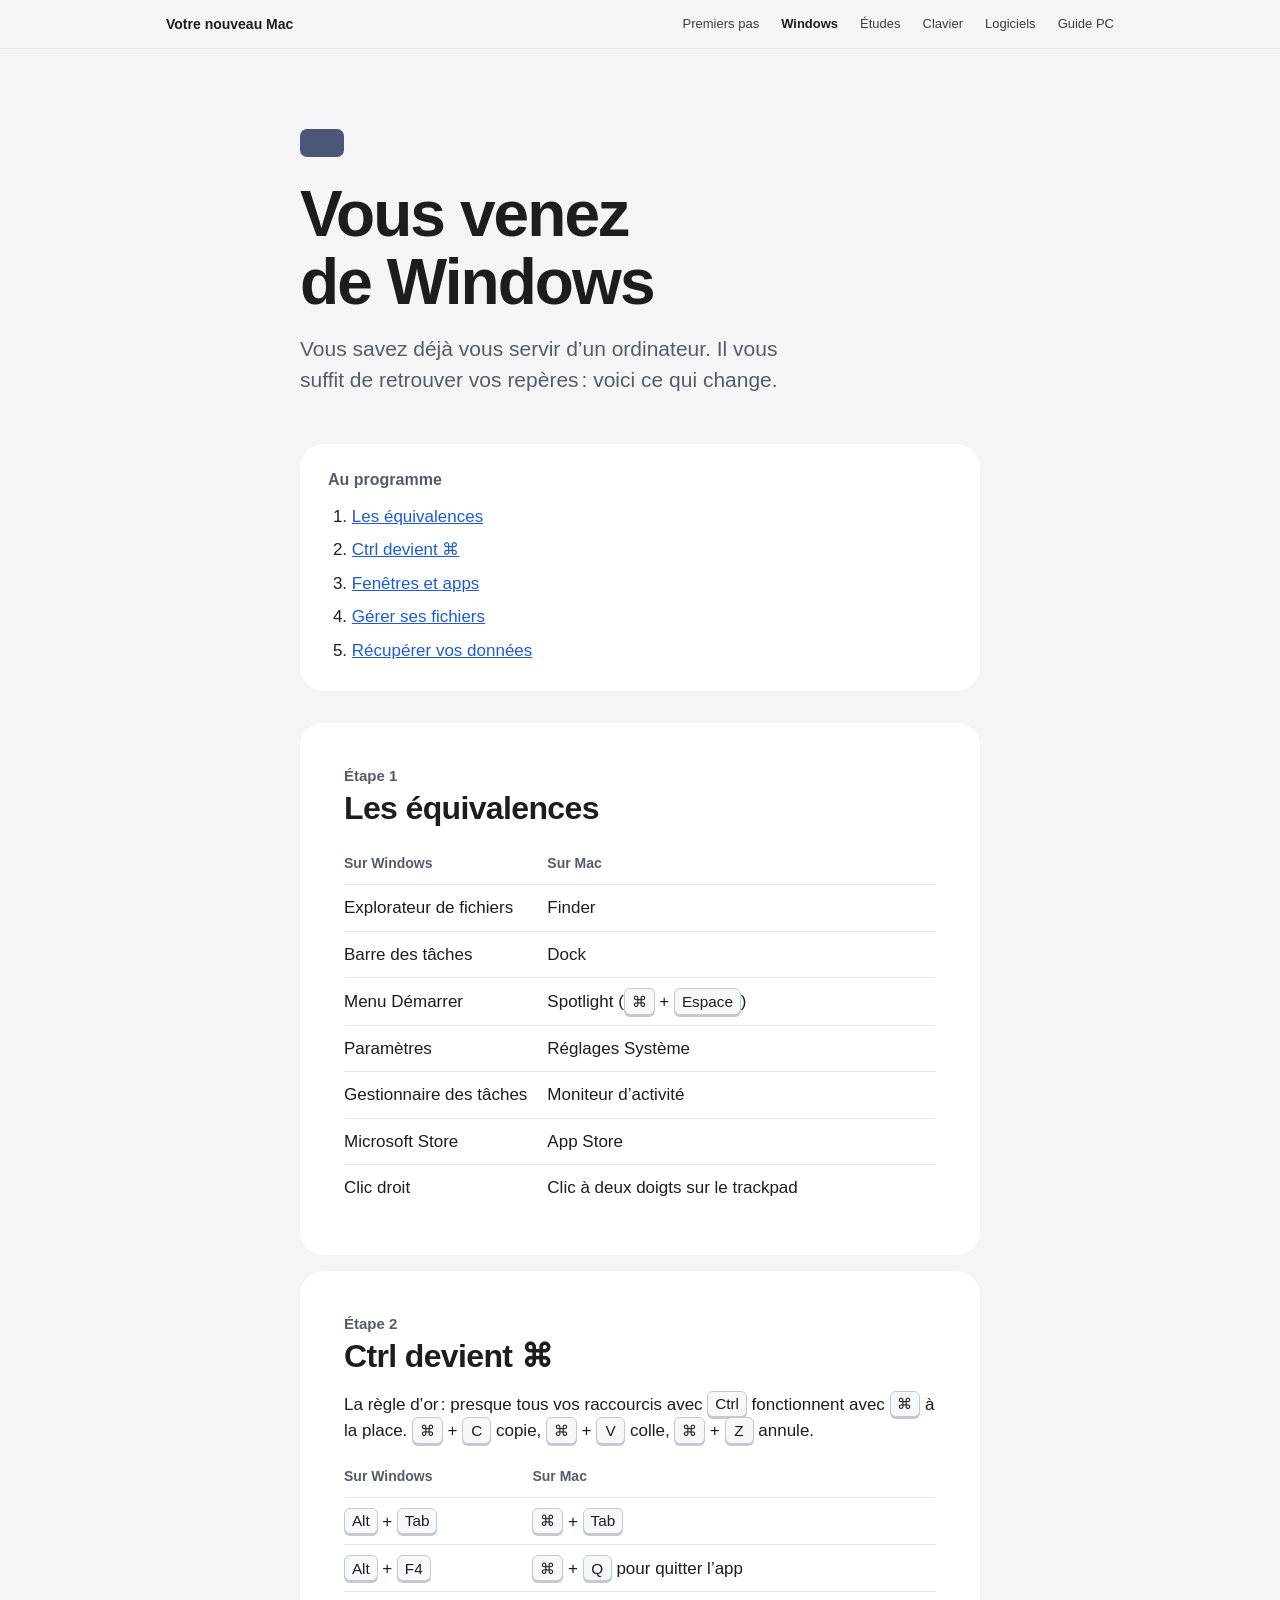
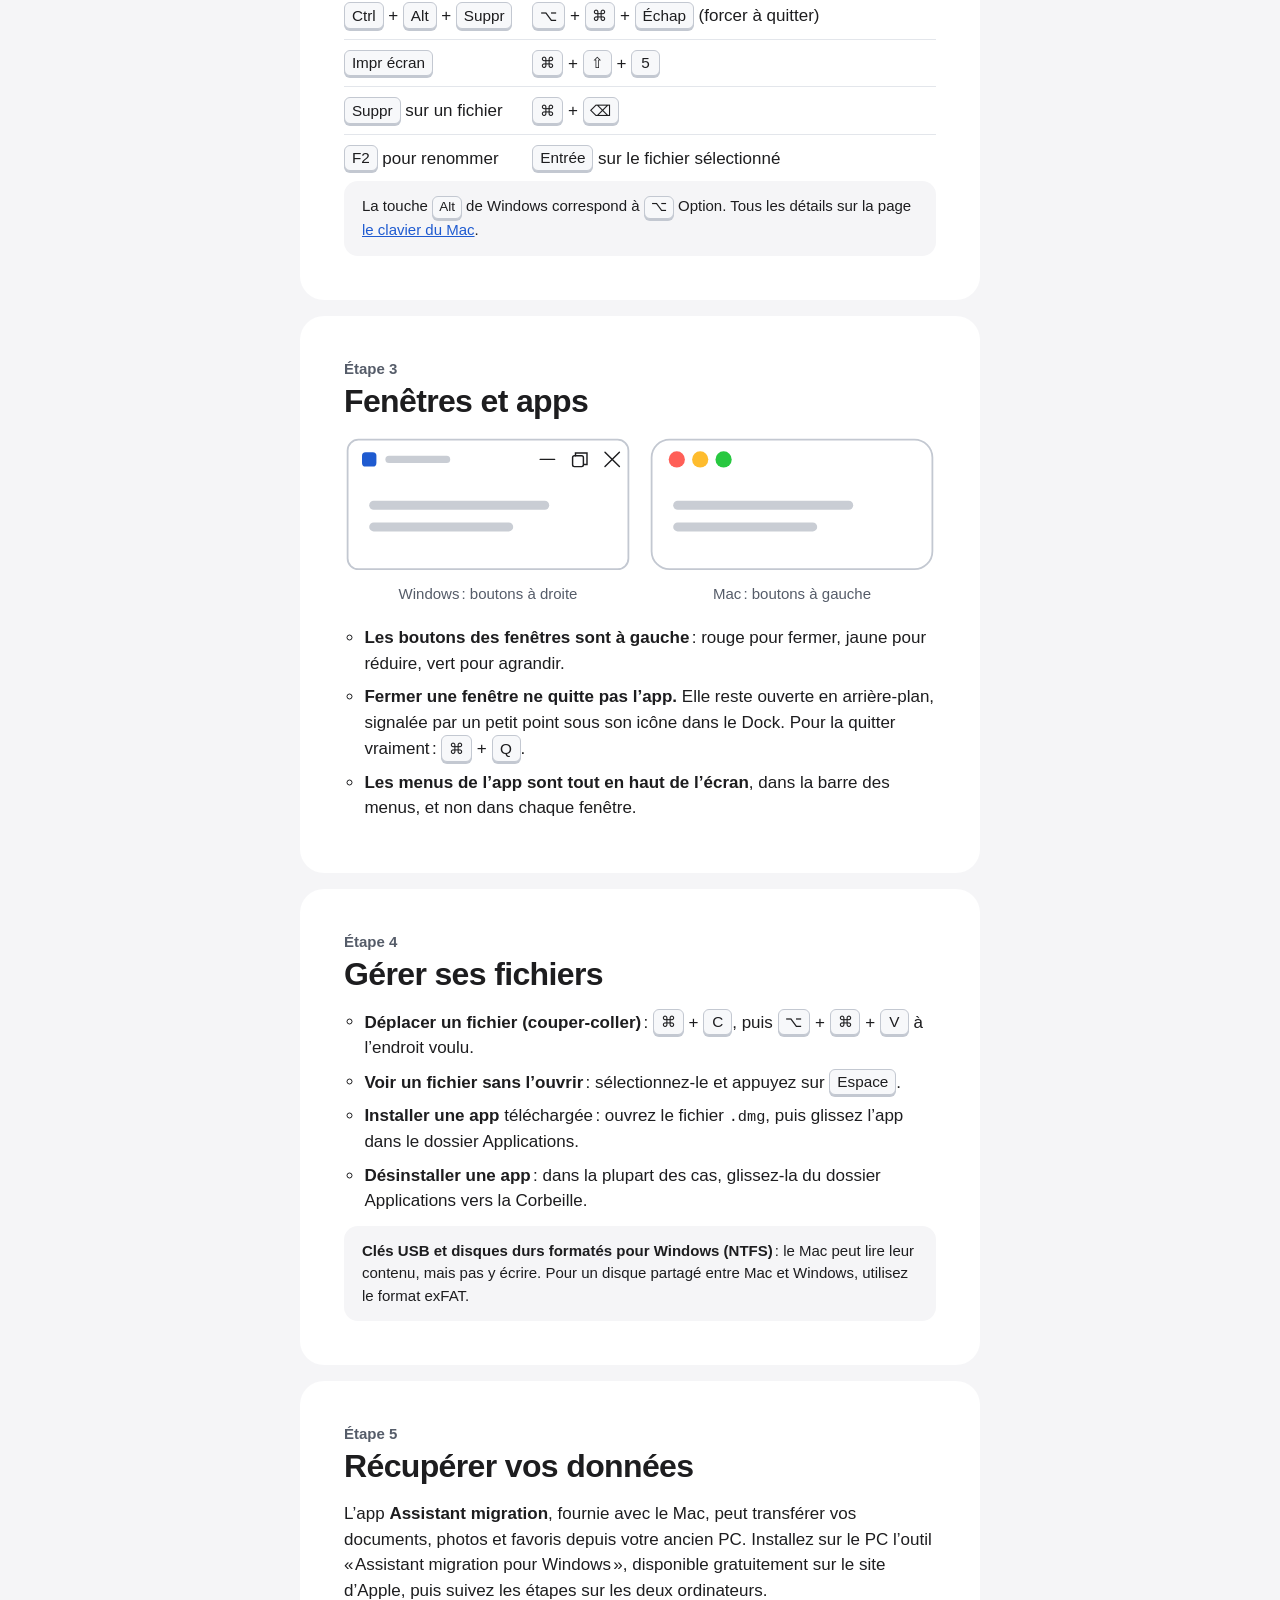
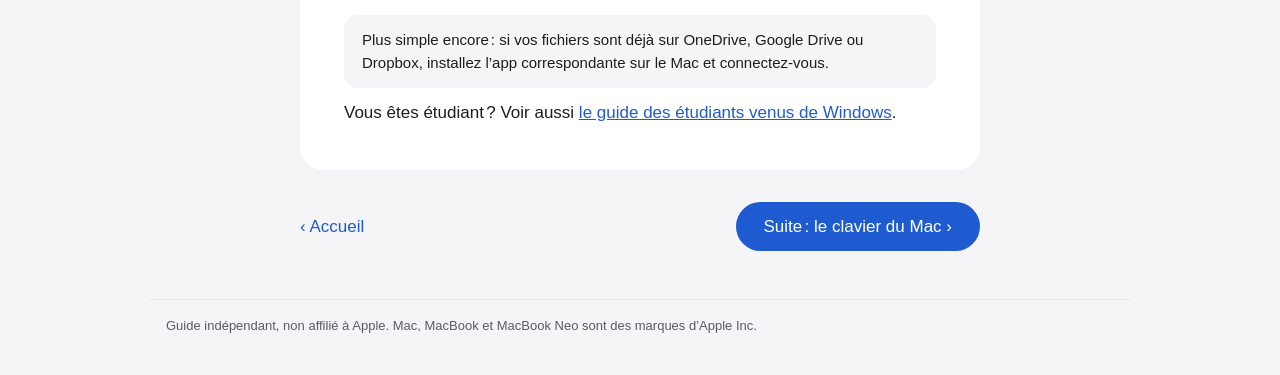
<file: windows.html>
<!DOCTYPE html>
<html lang="fr">
<head>
    <meta charset="UTF-8">
    <meta name="viewport" content="width=device-width, initial-scale=1">
    <meta name="color-scheme" content="light dark">
    <meta name="description" content="Vous passez de Windows au Mac ? Les équivalences et les différences à connaître.">
    <title>Vous venez de Windows</title>
    <link rel="icon" type="image/png" href="favicon-rond.png">
    <link rel="stylesheet" href="style.css">
</head>
<body>
    <nav class="globalnav" aria-label="Navigation principale">
        <div class="globalnav-inner">
            <a class="globalnav-logo" href="index.html">Votre nouveau Mac</a>
            <ul>
                <li><a href="first-pc.html">Premiers pas</a></li>
                <li><a href="windows.html" aria-current="page">Windows</a></li>
                <li><a href="etudiants.html">Études</a></li>
                <li><a href="clavier.html">Clavier</a></li>
                <li><a href="logiciels.html">Logiciels</a></li>
                <li><a href="pc/index.html">Guide PC</a></li>
            </ul>
        </div>
    </nav>

    <div class="guide">
        <header>
            <span class="pastille indigo" aria-hidden="true"></span>
            <h1>Vous venez de Windows</h1>
            <p class="chapeau">Vous savez déjà vous servir d’un ordinateur. Il vous suffit de retrouver vos repères&#8239;: voici ce qui change.</p>
        </header>

        <nav class="sommaire" aria-labelledby="titre-sommaire">
            <h2 id="titre-sommaire">Au programme</h2>
            <ol>
                <li><a href="#equivalences">Les équivalences</a></li>
                <li><a href="#raccourcis">Ctrl devient ⌘</a></li>
                <li><a href="#fenetres">Fenêtres et apps</a></li>
                <li><a href="#fichiers">Gérer ses fichiers</a></li>
                <li><a href="#transfert">Récupérer vos données</a></li>
            </ol>
        </nav>

        <ol class="etapes">
            <li class="etape" id="equivalences">
                <h2>Les équivalences</h2>
                <table class="raccourcis">
                    <caption class="sr-only">Équivalences entre Windows et Mac</caption>
                    <thead>
                        <tr>
                            <th scope="col">Sur Windows</th>
                            <th scope="col">Sur Mac</th>
                        </tr>
                    </thead>
                    <tbody>
                        <tr><td>Explorateur de fichiers</td><td>Finder</td></tr>
                        <tr><td>Barre des tâches</td><td>Dock</td></tr>
                        <tr><td>Menu Démarrer</td><td>Spotlight (<kbd>⌘</kbd> + <kbd>Espace</kbd>)</td></tr>
                        <tr><td>Paramètres</td><td>Réglages Système</td></tr>
                        <tr><td>Gestionnaire des tâches</td><td>Moniteur d’activité</td></tr>
                        <tr><td>Microsoft Store</td><td>App Store</td></tr>
                        <tr><td>Clic droit</td><td>Clic à deux doigts sur le trackpad</td></tr>
                    </tbody>
                </table>
            </li>

            <li class="etape" id="raccourcis">
                <h2>Ctrl devient ⌘</h2>
                <p>La règle d’or&#8239;: presque tous vos raccourcis avec <kbd>Ctrl</kbd> fonctionnent avec <kbd>⌘</kbd> à la place. <kbd>⌘</kbd> + <kbd>C</kbd> copie, <kbd>⌘</kbd> + <kbd>V</kbd> colle, <kbd>⌘</kbd> + <kbd>Z</kbd> annule.</p>
                <table class="raccourcis">
                    <caption class="sr-only">Raccourcis Windows et leur équivalent Mac</caption>
                    <thead>
                        <tr>
                            <th scope="col">Sur Windows</th>
                            <th scope="col">Sur Mac</th>
                        </tr>
                    </thead>
                    <tbody>
                        <tr><td><kbd>Alt</kbd> + <kbd>Tab</kbd></td><td><kbd>⌘</kbd> + <kbd>Tab</kbd></td></tr>
                        <tr><td><kbd>Alt</kbd> + <kbd>F4</kbd></td><td><kbd>⌘</kbd> + <kbd>Q</kbd> pour quitter l’app</td></tr>
                        <tr><td><kbd>Ctrl</kbd> + <kbd>Alt</kbd> + <kbd>Suppr</kbd></td><td><kbd>⌥</kbd> + <kbd>⌘</kbd> + <kbd>Échap</kbd> (forcer à quitter)</td></tr>
                        <tr><td><kbd>Impr écran</kbd></td><td><kbd>⌘</kbd> + <kbd>⇧</kbd> + <kbd>5</kbd></td></tr>
                        <tr><td><kbd>Suppr</kbd> sur un fichier</td><td><kbd>⌘</kbd> + <kbd>⌫</kbd></td></tr>
                        <tr><td><kbd>F2</kbd> pour renommer</td><td><kbd>Entrée</kbd> sur le fichier sélectionné</td></tr>
                    </tbody>
                </table>
                <p class="astuce">La touche <kbd>Alt</kbd> de Windows correspond à <kbd>⌥</kbd> Option. Tous les détails sur la page <a href="clavier.html">le clavier du Mac</a>.</p>
            </li>

            <li class="etape" id="fenetres">
                <h2>Fenêtres et apps</h2>
                <div class="compare">
                    <figure class="illu">
                        <svg viewBox="0 0 160 76" role="img" aria-label="Fenêtre Windows : boutons réduire, agrandir et fermer à droite">
                            <rect class="i-cadre" x="2" y="2" width="156" height="72" rx="6"/>
                            <rect class="i-app-e" x="10" y="9" width="8" height="8" rx="2"/>
                            <rect class="i-texte" x="23" y="11" width="36" height="4" rx="2"/>
                            <path class="i-trait-fin" d="M109 13h8"/>
                            <rect class="i-trait-fin" x="127" y="11" width="6" height="6" rx="1"/>
                            <path class="i-trait-fin" d="M128.6 11V9.4H135V15.8H133.4"/>
                            <path class="i-trait-fin" d="M145 9l8 8M153 9l-8 8"/>
                            <rect class="i-texte" x="14" y="36" width="100" height="5" rx="2.5"/>
                            <rect class="i-texte" x="14" y="48" width="80" height="5" rx="2.5"/>
                        </svg>
                        <figcaption>Windows&#8239;: boutons à droite</figcaption>
                    </figure>
                    <figure class="illu">
                        <svg viewBox="0 0 160 76" role="img" aria-label="Fenêtre Mac : boutons rouge, jaune et vert à gauche">
                            <rect class="i-cadre" x="2" y="2" width="156" height="72" rx="10"/>
                            <circle class="rouge" cx="16" cy="13" r="4.5"/>
                            <circle class="jaune" cx="29" cy="13" r="4.5"/>
                            <circle class="vert" cx="42" cy="13" r="4.5"/>
                            <rect class="i-texte" x="14" y="36" width="100" height="5" rx="2.5"/>
                            <rect class="i-texte" x="14" y="48" width="80" height="5" rx="2.5"/>
                        </svg>
                        <figcaption>Mac&#8239;: boutons à gauche</figcaption>
                    </figure>
                </div>
                <ul>
                    <li><strong>Les boutons des fenêtres sont à gauche</strong>&#8239;: rouge pour fermer, jaune pour réduire, vert pour agrandir.</li>
                    <li><strong>Fermer une fenêtre ne quitte pas l’app.</strong> Elle reste ouverte en arrière-plan, signalée par un petit point sous son icône dans le Dock. Pour la quitter vraiment&#8239;: <kbd>⌘</kbd> + <kbd>Q</kbd>.</li>
                    <li><strong>Les menus de l’app sont tout en haut de l’écran</strong>, dans la barre des menus, et non dans chaque fenêtre.</li>
                </ul>
            </li>

            <li class="etape" id="fichiers">
                <h2>Gérer ses fichiers</h2>
                <ul>
                    <li><strong>Déplacer un fichier (couper-coller)</strong>&#8239;: <kbd>⌘</kbd> + <kbd>C</kbd>, puis <kbd>⌥</kbd> + <kbd>⌘</kbd> + <kbd>V</kbd> à l’endroit voulu.</li>
                    <li><strong>Voir un fichier sans l’ouvrir</strong>&#8239;: sélectionnez-le et appuyez sur <kbd>Espace</kbd>.</li>
                    <li><strong>Installer une app</strong> téléchargée&#8239;: ouvrez le fichier <code>.dmg</code>, puis glissez l’app dans le dossier Applications.</li>
                    <li><strong>Désinstaller une app</strong>&#8239;: dans la plupart des cas, glissez-la du dossier Applications vers la Corbeille.</li>
                </ul>
                <p class="astuce"><strong>Clés USB et disques durs formatés pour Windows (NTFS)</strong>&#8239;: le Mac peut lire leur contenu, mais pas y écrire. Pour un disque partagé entre Mac et Windows, utilisez le format exFAT.</p>
            </li>

            <li class="etape" id="transfert">
                <h2>Récupérer vos données</h2>
                <p>L’app <strong>Assistant migration</strong>, fournie avec le Mac, peut transférer vos documents, photos et favoris depuis votre ancien PC. Installez sur le PC l’outil «&#8239;Assistant migration pour Windows&#8239;», disponible gratuitement sur le site d’Apple, puis suivez les étapes sur les deux ordinateurs.</p>
                <p class="astuce">Plus simple encore&#8239;: si vos fichiers sont déjà sur OneDrive, Google Drive ou Dropbox, installez l’app correspondante sur le Mac et connectez-vous.</p>
                <p>Vous êtes étudiant&#8239;? Voir aussi <a href="etudiants-windows.html">le guide des étudiants venus de Windows</a>.</p>
            </li>
        </ol>

        <nav class="suite" aria-label="Navigation entre les guides">
            <a class="retour" href="index.html">‹ Accueil</a>
            <a class="bouton" href="clavier.html">
                Suite&#8239;: le clavier du Mac&nbsp;›
            </a>
        </nav>
    </div>

    <footer>
        Guide indépendant, non affilié à Apple. Mac, MacBook et MacBook Neo sont des marques d’Apple Inc.
    </footer>
</body>
</html>
</file>
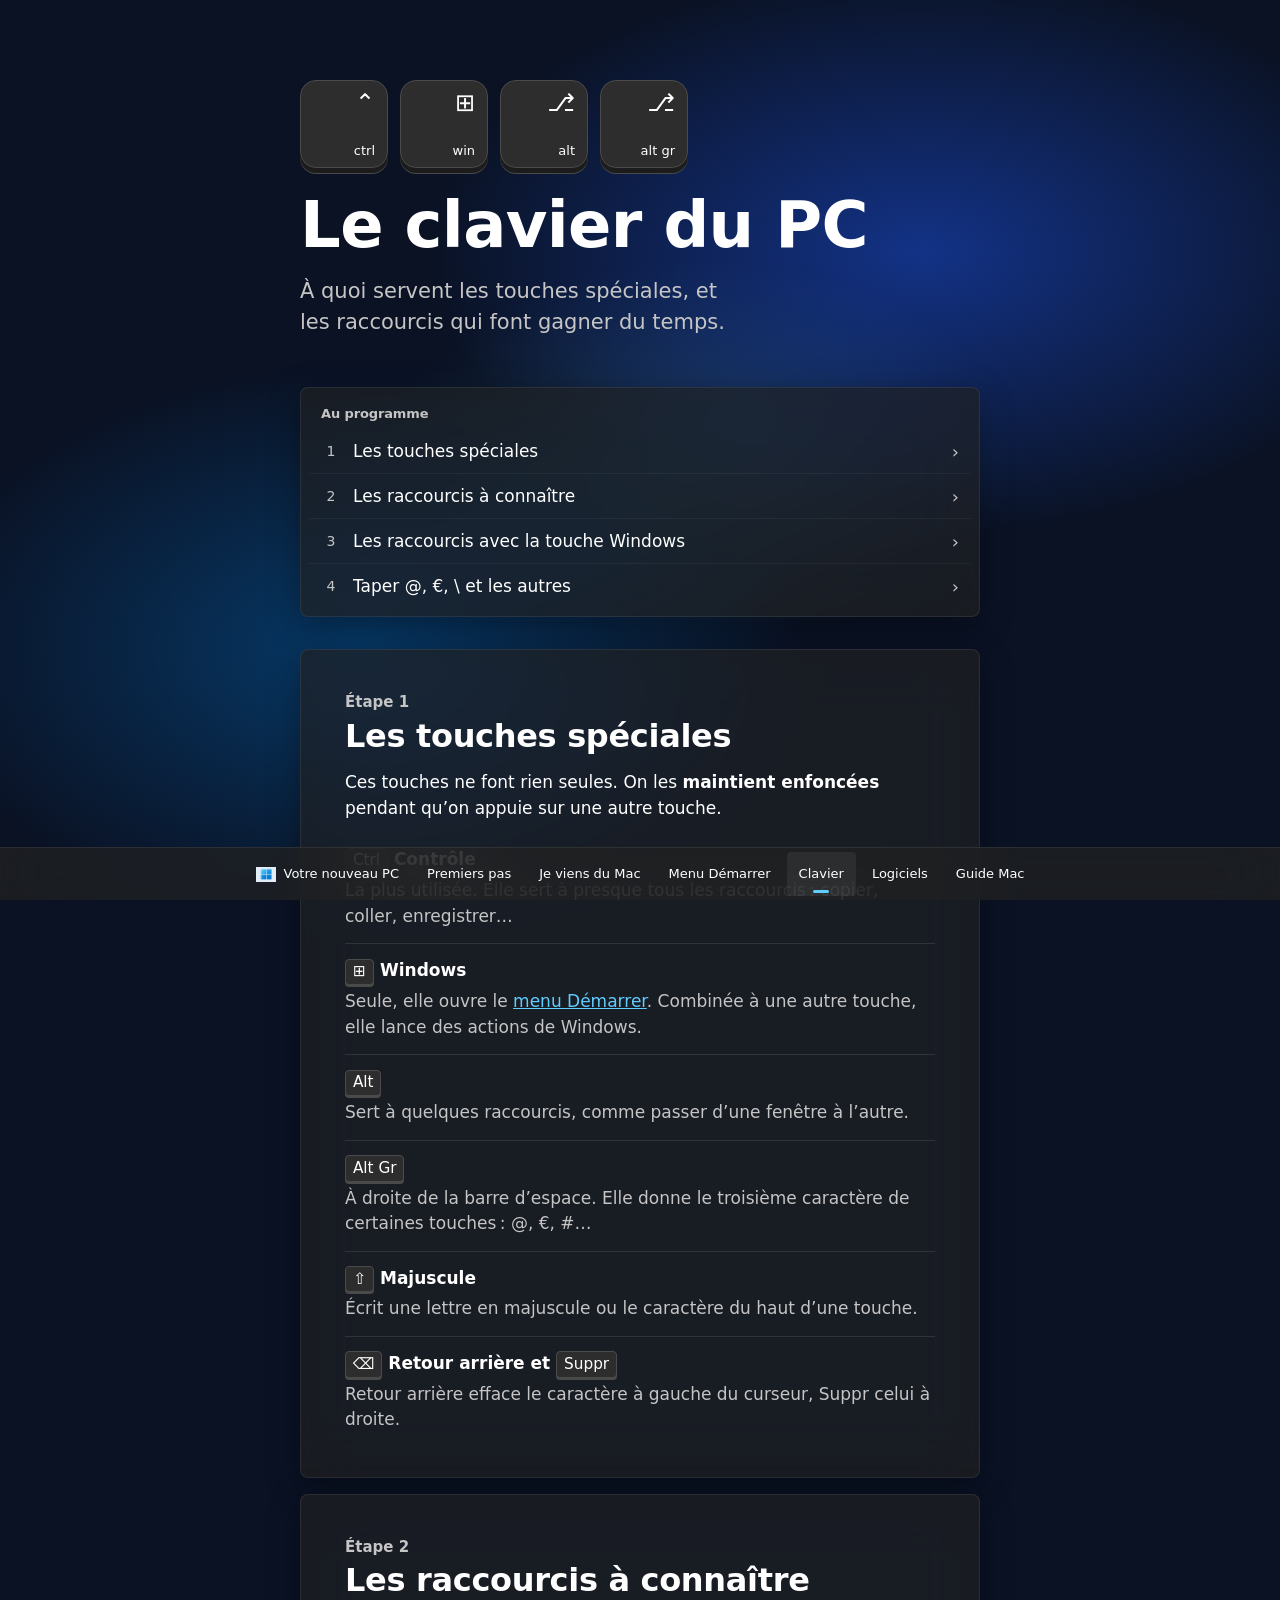
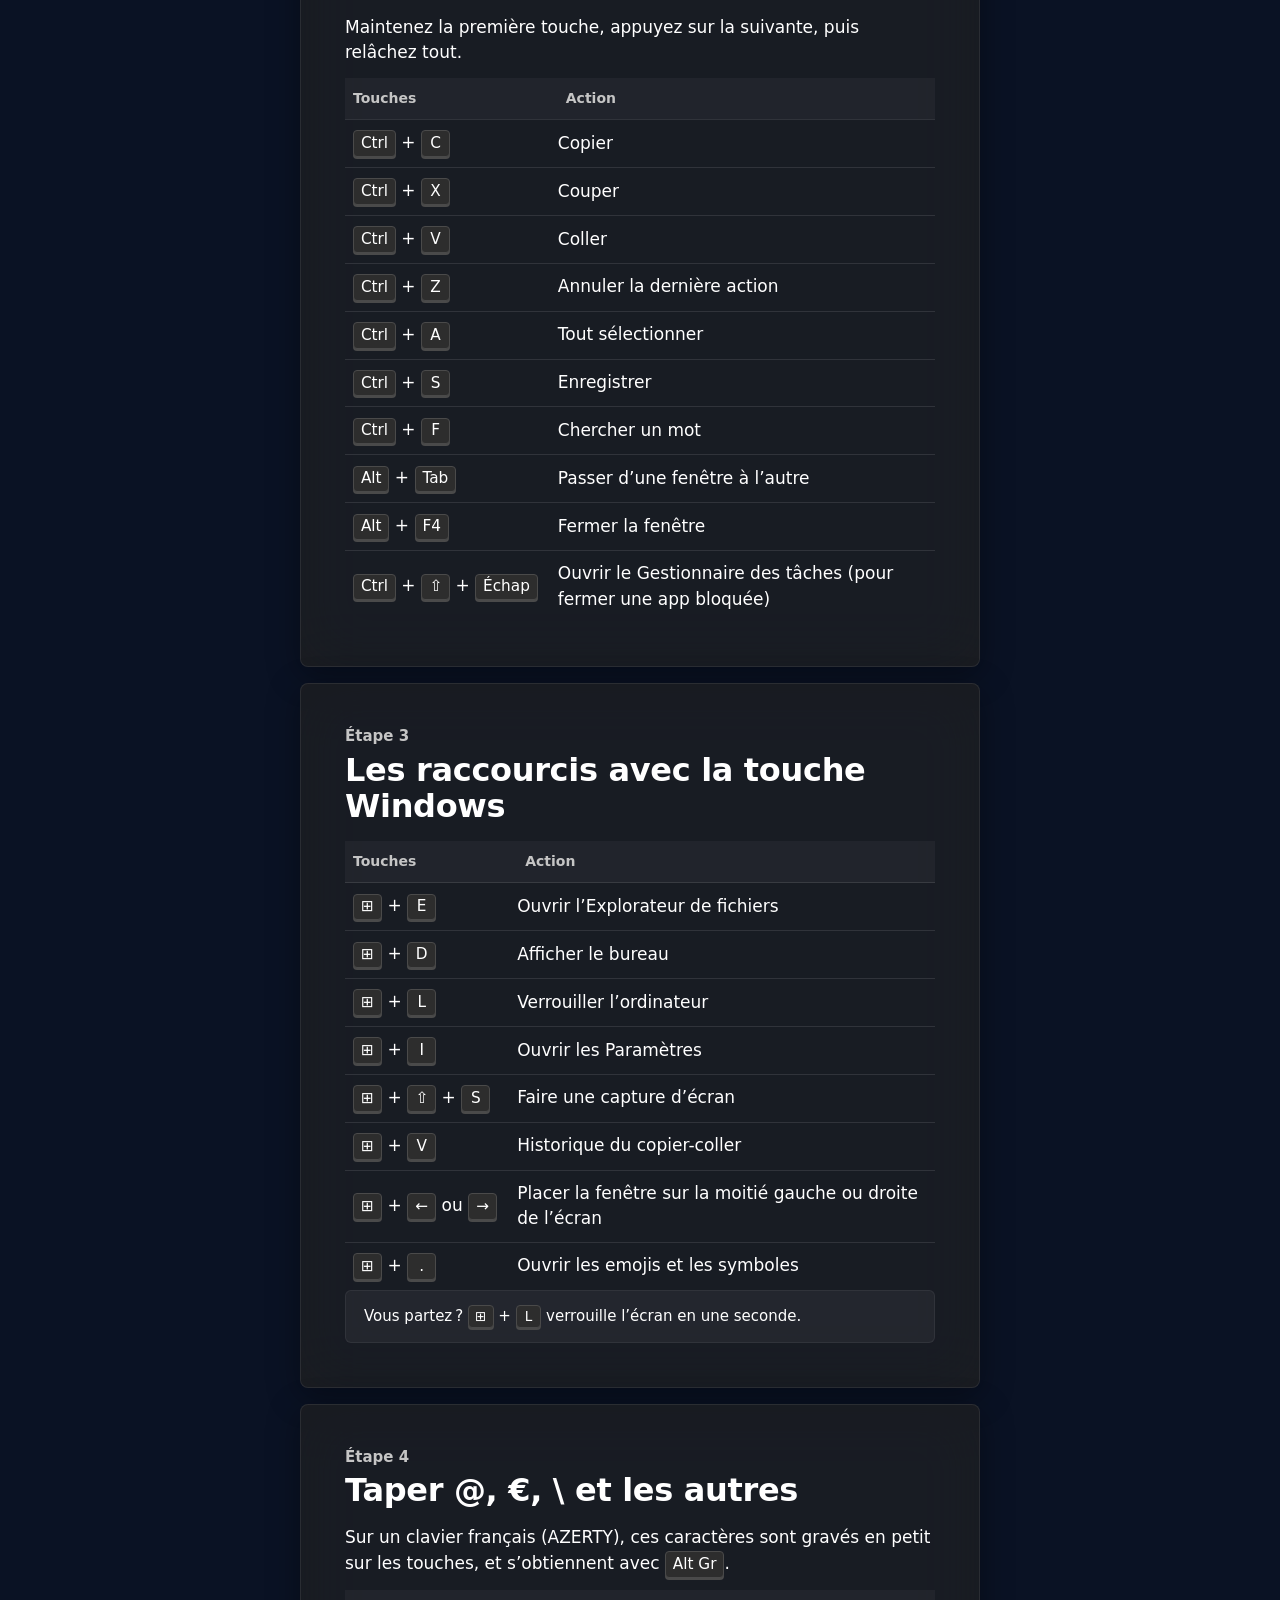
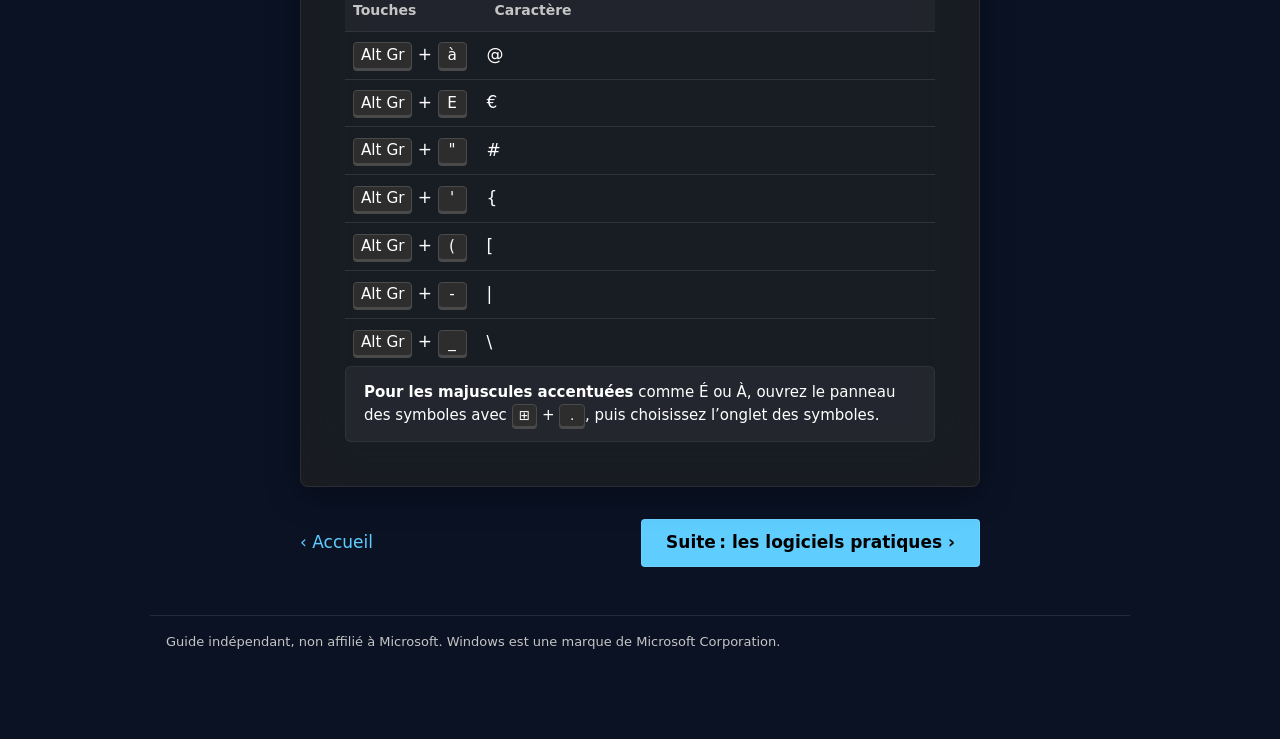
<file: pc/clavier.html>
<!DOCTYPE html>
<html lang="fr">
<head>
    <meta charset="UTF-8">
    <meta name="viewport" content="width=device-width, initial-scale=1">
    <meta name="color-scheme" content="light dark">
    <meta name="description" content="Les touches spéciales du PC, les raccourcis Windows utiles et comment taper @, € ou \ sur un clavier AZERTY.">
    <title>Le clavier du PC</title>
    <link rel="icon" type="image/png" href="favicon-rond-windows.png">
    <link rel="stylesheet" href="../style.css">
    <link rel="stylesheet" href="windows.css">
</head>
<body class="pc">
    <nav class="globalnav" aria-label="Navigation principale">
        <div class="globalnav-inner">
            <a class="globalnav-logo" href="index.html">Votre nouveau PC</a>
            <ul>
                <li><a href="premiers-pas.html">Premiers pas</a></li>
                <li><a href="mac.html">Je viens du Mac</a></li>
                <li><a href="menu-demarrer.html">Menu Démarrer</a></li>
                <li><a href="clavier.html" aria-current="page">Clavier</a></li>
                <li><a href="logiciels.html">Logiciels</a></li>
                <li><a href="../index.html">Guide Mac</a></li>
            </ul>
        </div>
    </nav>

    <div class="guide">
        <header>
            <div class="rangee" aria-hidden="true">
                <div class="touche touche-fixe"><span class="symbole">⌃</span><span class="nom">ctrl</span></div>
                <div class="touche"><span class="symbole">⊞</span><span class="nom">win</span></div>
                <div class="touche touche-fixe"><span class="symbole">⎇</span><span class="nom">alt</span></div>
                <div class="touche touche-fixe"><span class="symbole">⎇</span><span class="nom">alt gr</span></div>
            </div>
            <h1>Le clavier du PC</h1>
            <p class="chapeau">À quoi servent les touches spéciales, et les raccourcis qui font gagner du temps.</p>
        </header>

        <nav class="sommaire" aria-labelledby="titre-sommaire">
            <h2 id="titre-sommaire">Au programme</h2>
            <ol>
                <li><a href="#touches">Les touches spéciales</a></li>
                <li><a href="#raccourcis">Les raccourcis à connaître</a></li>
                <li><a href="#windows">Les raccourcis avec la touche Windows</a></li>
                <li><a href="#caracteres">Taper @, €, \ et les autres</a></li>
            </ol>
        </nav>

        <ol class="etapes">
            <li class="etape" id="touches">
                <h2>Les touches spéciales</h2>
                <p>Ces touches ne font rien seules. On les <strong>maintient enfoncées</strong> pendant qu’on appuie sur une autre touche.</p>
                <dl class="liste-touches">
                    <div>
                        <dt><kbd>Ctrl</kbd> Contrôle</dt>
                        <dd>La plus utilisée. Elle sert à presque tous les raccourcis&#8239;: copier, coller, enregistrer…</dd>
                    </div>
                    <div>
                        <dt><kbd>⊞</kbd> Windows</dt>
                        <dd>Seule, elle ouvre le <a href="menu-demarrer.html">menu Démarrer</a>. Combinée à une autre touche, elle lance des actions de Windows.</dd>
                    </div>
                    <div>
                        <dt><kbd>Alt</kbd></dt>
                        <dd>Sert à quelques raccourcis, comme passer d’une fenêtre à l’autre.</dd>
                    </div>
                    <div>
                        <dt><kbd>Alt Gr</kbd></dt>
                        <dd>À droite de la barre d’espace. Elle donne le troisième caractère de certaines touches&#8239;: @, €, #…</dd>
                    </div>
                    <div>
                        <dt><kbd>⇧</kbd> Majuscule</dt>
                        <dd>Écrit une lettre en majuscule ou le caractère du haut d’une touche.</dd>
                    </div>
                    <div>
                        <dt><kbd>⌫</kbd> Retour arrière et <kbd>Suppr</kbd></dt>
                        <dd>Retour arrière efface le caractère à gauche du curseur, Suppr celui à droite.</dd>
                    </div>
                </dl>
            </li>

            <li class="etape" id="raccourcis">
                <h2>Les raccourcis à connaître</h2>
                <p>Maintenez la première touche, appuyez sur la suivante, puis relâchez tout.</p>
                <table class="raccourcis">
                    <caption class="sr-only">Raccourcis clavier courants</caption>
                    <thead>
                        <tr>
                            <th scope="col">Touches</th>
                            <th scope="col">Action</th>
                        </tr>
                    </thead>
                    <tbody>
                        <tr><td><kbd>Ctrl</kbd> + <kbd>C</kbd></td><td>Copier</td></tr>
                        <tr><td><kbd>Ctrl</kbd> + <kbd>X</kbd></td><td>Couper</td></tr>
                        <tr><td><kbd>Ctrl</kbd> + <kbd>V</kbd></td><td>Coller</td></tr>
                        <tr><td><kbd>Ctrl</kbd> + <kbd>Z</kbd></td><td>Annuler la dernière action</td></tr>
                        <tr><td><kbd>Ctrl</kbd> + <kbd>A</kbd></td><td>Tout sélectionner</td></tr>
                        <tr><td><kbd>Ctrl</kbd> + <kbd>S</kbd></td><td>Enregistrer</td></tr>
                        <tr><td><kbd>Ctrl</kbd> + <kbd>F</kbd></td><td>Chercher un mot</td></tr>
                        <tr><td><kbd>Alt</kbd> + <kbd>Tab</kbd></td><td>Passer d’une fenêtre à l’autre</td></tr>
                        <tr><td><kbd>Alt</kbd> + <kbd>F4</kbd></td><td>Fermer la fenêtre</td></tr>
                        <tr><td><kbd>Ctrl</kbd> + <kbd>⇧</kbd> + <kbd>Échap</kbd></td><td>Ouvrir le Gestionnaire des tâches (pour fermer une app bloquée)</td></tr>
                    </tbody>
                </table>
            </li>

            <li class="etape" id="windows">
                <h2>Les raccourcis avec la touche Windows</h2>
                <table class="raccourcis">
                    <caption class="sr-only">Raccourcis avec la touche Windows</caption>
                    <thead>
                        <tr>
                            <th scope="col">Touches</th>
                            <th scope="col">Action</th>
                        </tr>
                    </thead>
                    <tbody>
                        <tr><td><kbd>⊞</kbd> + <kbd>E</kbd></td><td>Ouvrir l’Explorateur de fichiers</td></tr>
                        <tr><td><kbd>⊞</kbd> + <kbd>D</kbd></td><td>Afficher le bureau</td></tr>
                        <tr><td><kbd>⊞</kbd> + <kbd>L</kbd></td><td>Verrouiller l’ordinateur</td></tr>
                        <tr><td><kbd>⊞</kbd> + <kbd>I</kbd></td><td>Ouvrir les Paramètres</td></tr>
                        <tr><td><kbd>⊞</kbd> + <kbd>⇧</kbd> + <kbd>S</kbd></td><td>Faire une capture d’écran</td></tr>
                        <tr><td><kbd>⊞</kbd> + <kbd>V</kbd></td><td>Historique du copier-coller</td></tr>
                        <tr><td><kbd>⊞</kbd> + <kbd>←</kbd> ou <kbd>→</kbd></td><td>Placer la fenêtre sur la moitié gauche ou droite de l’écran</td></tr>
                        <tr><td><kbd>⊞</kbd> + <kbd>.</kbd></td><td>Ouvrir les emojis et les symboles</td></tr>
                    </tbody>
                </table>
                <p class="astuce">Vous partez&#8239;? <kbd>⊞</kbd> + <kbd>L</kbd> verrouille l’écran en une seconde.</p>
            </li>

            <li class="etape" id="caracteres">
                <h2>Taper @, €, \ et les autres</h2>
                <p>Sur un clavier français (AZERTY), ces caractères sont gravés en petit sur les touches, et s’obtiennent avec <kbd>Alt Gr</kbd>.</p>
                <table class="raccourcis">
                    <caption class="sr-only">Caractères spéciaux sur clavier PC français</caption>
                    <thead>
                        <tr>
                            <th scope="col">Touches</th>
                            <th scope="col">Caractère</th>
                        </tr>
                    </thead>
                    <tbody>
                        <tr><td><kbd>Alt Gr</kbd> + <kbd>à</kbd></td><td>@</td></tr>
                        <tr><td><kbd>Alt Gr</kbd> + <kbd>E</kbd></td><td>€</td></tr>
                        <tr><td><kbd>Alt Gr</kbd> + <kbd>"</kbd></td><td>#</td></tr>
                        <tr><td><kbd>Alt Gr</kbd> + <kbd>'</kbd></td><td>{</td></tr>
                        <tr><td><kbd>Alt Gr</kbd> + <kbd>(</kbd></td><td>[</td></tr>
                        <tr><td><kbd>Alt Gr</kbd> + <kbd>-</kbd></td><td>|</td></tr>
                        <tr><td><kbd>Alt Gr</kbd> + <kbd>_</kbd></td><td>\</td></tr>
                    </tbody>
                </table>
                <p class="astuce"><strong>Pour les majuscules accentuées</strong> comme É ou À, ouvrez le panneau des symboles avec <kbd>⊞</kbd> + <kbd>.</kbd>, puis choisissez l’onglet des symboles.</p>
            </li>
        </ol>

        <nav class="suite" aria-label="Navigation entre les guides">
            <a class="retour" href="index.html">‹ Accueil</a>
            <a class="bouton" href="logiciels.html">Suite&#8239;: les logiciels pratiques&nbsp;›</a>
        </nav>
    </div>

    <footer>
        Guide indépendant, non affilié à Microsoft. Windows est une marque de Microsoft Corporation.
    </footer>
</body>
</html>
</file>
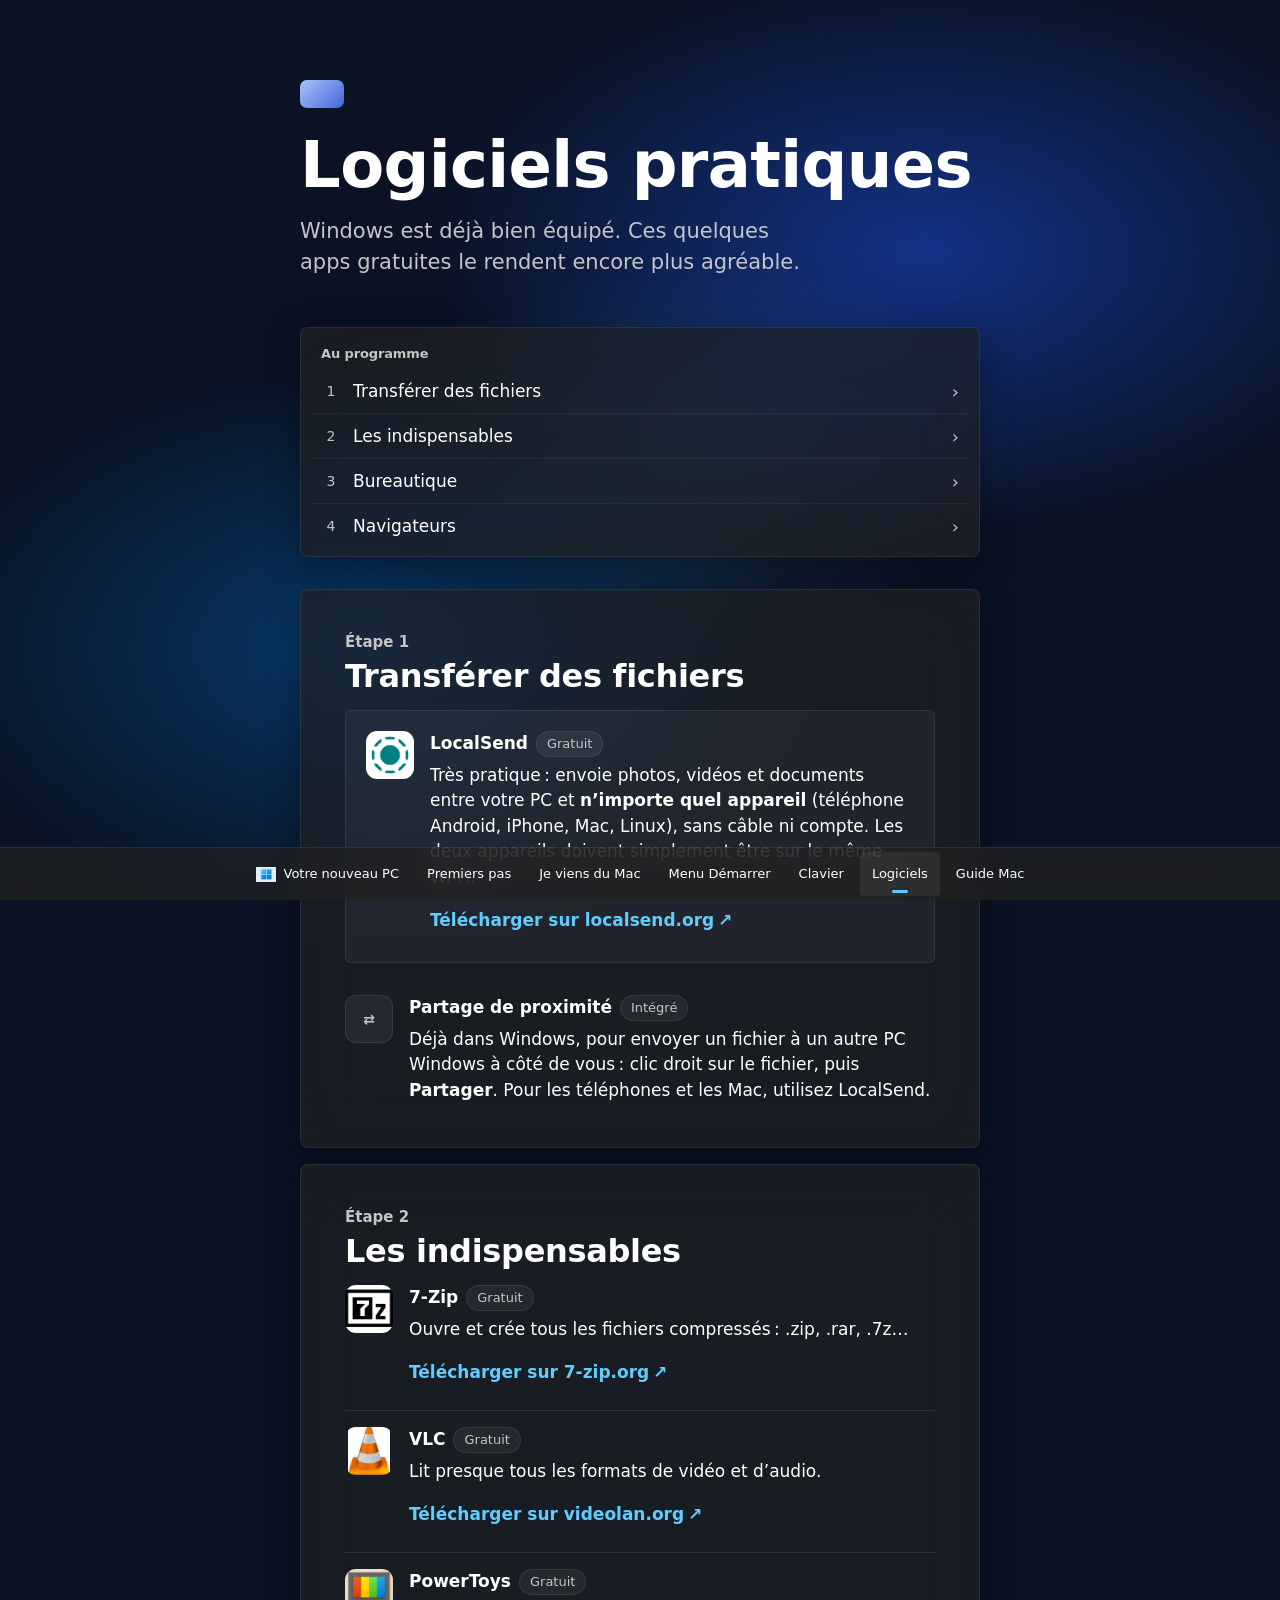
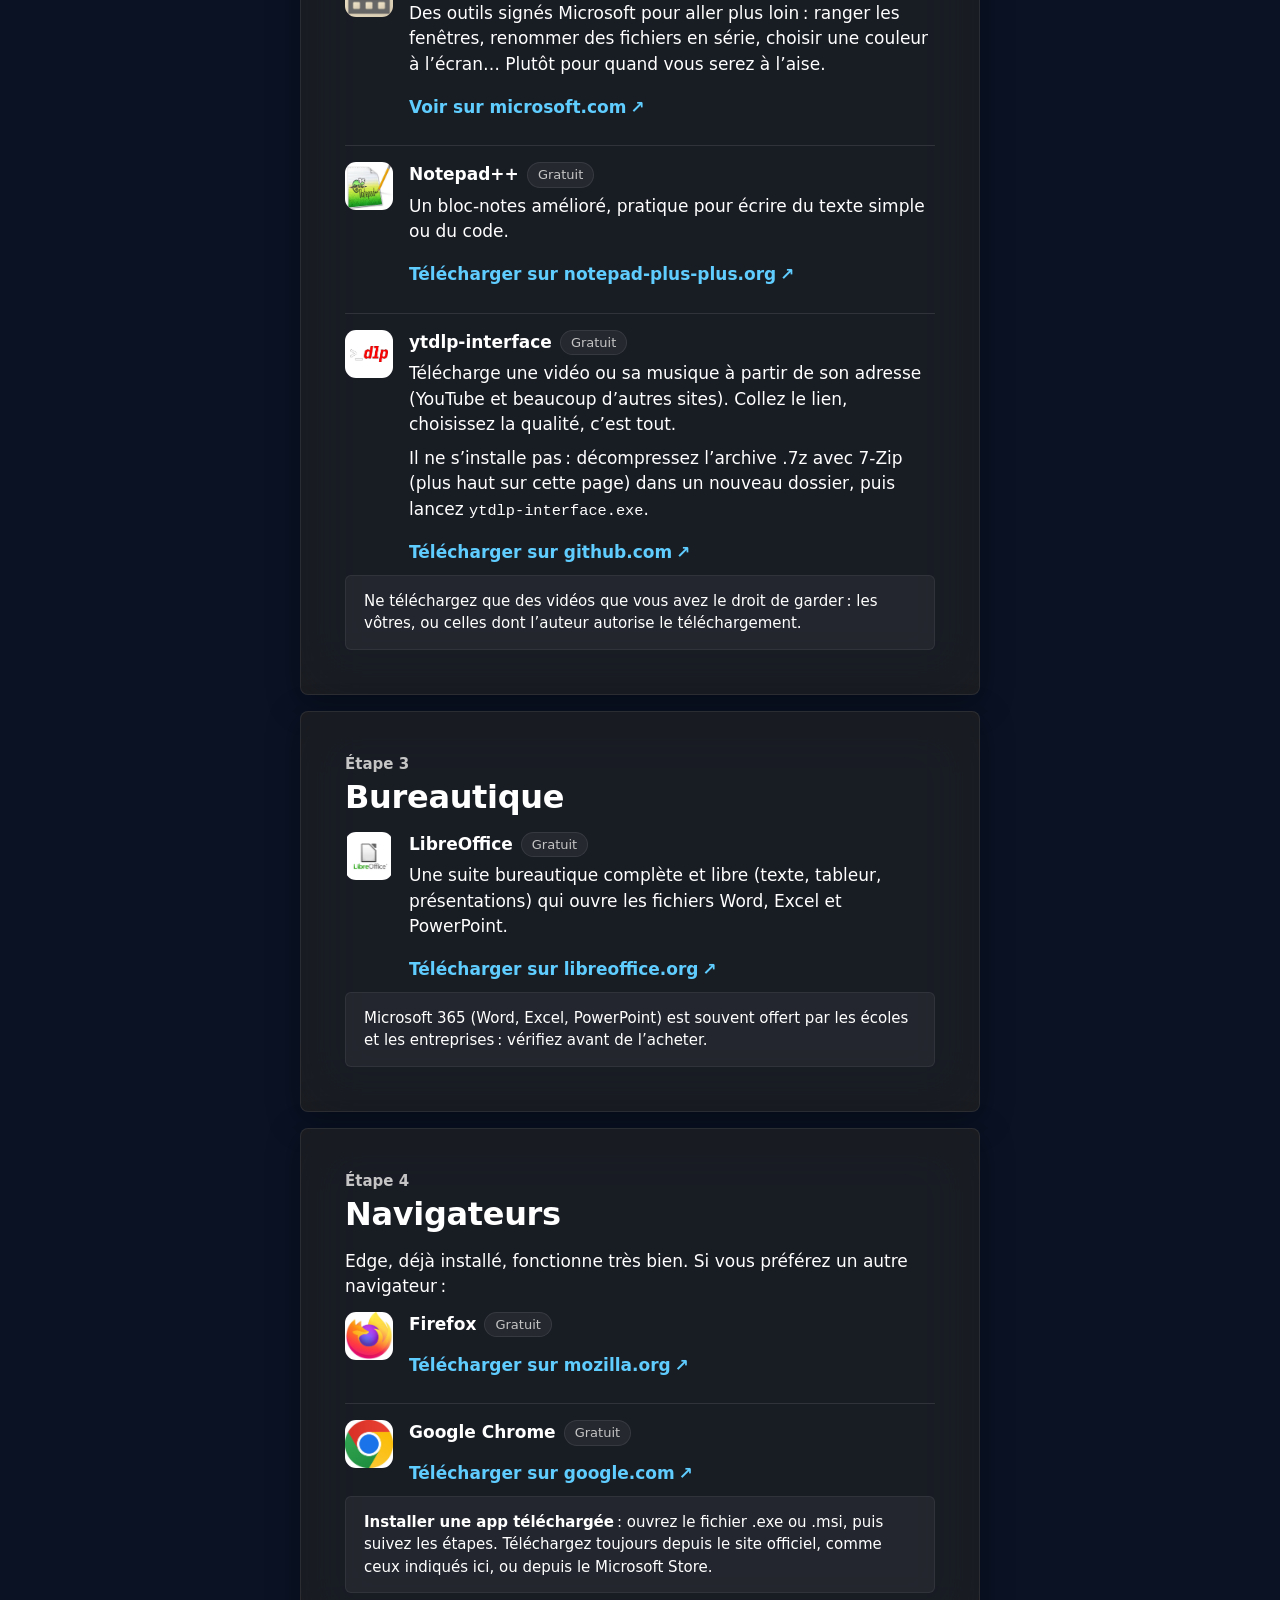
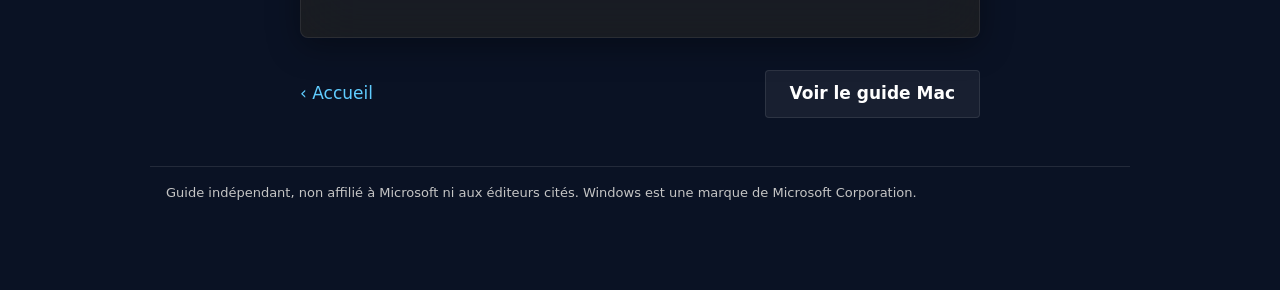
<file: pc/logiciels.html>
<!DOCTYPE html>
<html lang="fr">
<head>
    <meta charset="UTF-8">
    <meta name="viewport" content="width=device-width, initial-scale=1">
    <meta name="color-scheme" content="light dark">
    <meta name="description" content="Une sélection de logiciels pratiques sur PC Windows, avec les liens de téléchargement officiels.">
    <title>Logiciels pratiques pour PC</title>
    <link rel="icon" type="image/png" href="favicon-rond-windows.png">
    <link rel="stylesheet" href="../style.css">
    <link rel="stylesheet" href="windows.css">
</head>
<body class="pc">
    <nav class="globalnav" aria-label="Navigation principale">
        <div class="globalnav-inner">
            <a class="globalnav-logo" href="index.html">Votre nouveau PC</a>
            <ul>
                <li><a href="premiers-pas.html">Premiers pas</a></li>
                <li><a href="mac.html">Je viens du Mac</a></li>
                <li><a href="menu-demarrer.html">Menu Démarrer</a></li>
                <li><a href="clavier.html">Clavier</a></li>
                <li><a href="logiciels.html" aria-current="page">Logiciels</a></li>
                <li><a href="../index.html">Guide Mac</a></li>
            </ul>
        </div>
    </nav>

    <div class="guide">
        <header>
            <span class="pastille silver" aria-hidden="true"></span>
            <h1>Logiciels pratiques</h1>
            <p class="chapeau">Windows est déjà bien équipé. Ces quelques apps gratuites le rendent encore plus agréable.</p>
        </header>

        <nav class="sommaire" aria-labelledby="titre-sommaire">
            <h2 id="titre-sommaire">Au programme</h2>
            <ol>
                <li><a href="#transfert">Transférer des fichiers</a></li>
                <li><a href="#quotidien">Les indispensables</a></li>
                <li><a href="#bureautique">Bureautique</a></li>
                <li><a href="#navigateurs">Navigateurs</a></li>
            </ol>
        </nav>

        <ol class="etapes">
            <li class="etape" id="transfert">
                <h2>Transférer des fichiers</h2>
                <dl class="apps">
                    <div class="app-vedette">
                        <img class="app-icone" src="../icones/localsend.png" alt="" width="48" height="48" loading="lazy">
                        <dt>LocalSend <span class="badge">Gratuit</span></dt>
                        <dd>
                            <p>Très pratique&#8239;: envoie photos, vidéos et documents entre votre PC et <strong>n’importe quel appareil</strong> (téléphone Android, iPhone, Mac, Linux), sans câble ni compte. Les deux appareils doivent simplement être sur le même Wi-Fi.</p>
                            <a class="app-lien" href="https://localsend.org/download" target="_blank" rel="noopener">Télécharger sur localsend.org <span aria-hidden="true">↗</span><span class="sr-only"> (nouvel onglet)</span></a>
                        </dd>
                    </div>
                    <div>
                        <span class="app-icone app-icone-lettre" aria-hidden="true">⇄</span>
                        <dt>Partage de proximité <span class="badge">Intégré</span></dt>
                        <dd>
                            <p>Déjà dans Windows, pour envoyer un fichier à un autre PC Windows à côté de vous&#8239;: clic droit sur le fichier, puis <strong>Partager</strong>. Pour les téléphones et les Mac, utilisez LocalSend.</p>
                        </dd>
                    </div>
                </dl>
            </li>

            <li class="etape" id="quotidien">
                <h2>Les indispensables</h2>
                <dl class="apps">
                    <div>
                        <img class="app-icone" src="../icones/7-zip.png" alt="" width="48" height="48" loading="lazy">
                        <dt>7-Zip <span class="badge">Gratuit</span></dt>
                        <dd>
                            <p>Ouvre et crée tous les fichiers compressés&#8239;: .zip, .rar, .7z…</p>
                            <a class="app-lien" href="https://www.7-zip.org/" target="_blank" rel="noopener">Télécharger sur 7-zip.org <span aria-hidden="true">↗</span><span class="sr-only"> (nouvel onglet)</span></a>
                        </dd>
                    </div>
                    <div>
                        <img class="app-icone" src="../icones/vlc.png" alt="" width="48" height="48" loading="lazy">
                        <dt>VLC <span class="badge">Gratuit</span></dt>
                        <dd>
                            <p>Lit presque tous les formats de vidéo et d’audio.</p>
                            <a class="app-lien" href="https://www.videolan.org/vlc/download-windows.html" target="_blank" rel="noopener">Télécharger sur videolan.org <span aria-hidden="true">↗</span><span class="sr-only"> (nouvel onglet)</span></a>
                        </dd>
                    </div>
                    <div>
                        <img class="app-icone" src="../icones/powertoys.png" alt="" width="48" height="48" loading="lazy">
                        <dt>PowerToys <span class="badge">Gratuit</span></dt>
                        <dd>
                            <p>Des outils signés Microsoft pour aller plus loin&#8239;: ranger les fenêtres, renommer des fichiers en série, choisir une couleur à l’écran… Plutôt pour quand vous serez à l’aise.</p>
                            <a class="app-lien" href="https://learn.microsoft.com/fr-fr/windows/powertoys/" target="_blank" rel="noopener">Voir sur microsoft.com <span aria-hidden="true">↗</span><span class="sr-only"> (nouvel onglet)</span></a>
                        </dd>
                    </div>
                    <div>
                        <img class="app-icone" src="../icones/notepad-plus-plus.png" alt="" width="48" height="48" loading="lazy">
                        <dt>Notepad++ <span class="badge">Gratuit</span></dt>
                        <dd>
                            <p>Un bloc-notes amélioré, pratique pour écrire du texte simple ou du code.</p>
                            <a class="app-lien" href="https://notepad-plus-plus.org/" target="_blank" rel="noopener">Télécharger sur notepad-plus-plus.org <span aria-hidden="true">↗</span><span class="sr-only"> (nouvel onglet)</span></a>
                        </dd>
                    </div>
                    <div>
                        <img class="app-icone app-icone-tuile" src="../icones/yt-dlp.png" alt="" width="48" height="48" loading="lazy">
                        <dt>ytdlp-interface <span class="badge">Gratuit</span></dt>
                        <dd>
                            <p>Télécharge une vidéo ou sa musique à partir de son adresse (YouTube et beaucoup d’autres sites). Collez le lien, choisissez la qualité, c’est tout.</p>
                            <p>Il ne s’installe pas&#8239;: décompressez l’archive .7z avec 7-Zip (plus haut sur cette page) dans un nouveau dossier, puis lancez <code>ytdlp-interface.exe</code>.</p>
                            <a class="app-lien" href="https://github.com/ErrorFlynn/ytdlp-interface/releases/latest" target="_blank" rel="noopener">Télécharger sur github.com <span aria-hidden="true">↗</span><span class="sr-only"> (nouvel onglet)</span></a>
                        </dd>
                    </div>
                </dl>
                <p class="astuce">Ne téléchargez que des vidéos que vous avez le droit de garder&#8239;: les vôtres, ou celles dont l’auteur autorise le téléchargement.</p>
            </li>

            <li class="etape" id="bureautique">
                <h2>Bureautique</h2>
                <dl class="apps">
                    <div>
                        <img class="app-icone" src="../icones/libreoffice.png" alt="" width="48" height="48" loading="lazy">
                        <dt>LibreOffice <span class="badge">Gratuit</span></dt>
                        <dd>
                            <p>Une suite bureautique complète et libre (texte, tableur, présentations) qui ouvre les fichiers Word, Excel et PowerPoint.</p>
                            <a class="app-lien" href="https://fr.libreoffice.org/download/" target="_blank" rel="noopener">Télécharger sur libreoffice.org <span aria-hidden="true">↗</span><span class="sr-only"> (nouvel onglet)</span></a>
                        </dd>
                    </div>
                </dl>
                <p class="astuce">Microsoft 365 (Word, Excel, PowerPoint) est souvent offert par les écoles et les entreprises&#8239;: vérifiez avant de l’acheter.</p>
            </li>

            <li class="etape" id="navigateurs">
                <h2>Navigateurs</h2>
                <p>Edge, déjà installé, fonctionne très bien. Si vous préférez un autre navigateur&#8239;:</p>
                <dl class="apps">
                    <div>
                        <img class="app-icone" src="../icones/firefox.png" alt="" width="48" height="48" loading="lazy">
                        <dt>Firefox <span class="badge">Gratuit</span></dt>
                        <dd>
                            <a class="app-lien" href="https://www.mozilla.org/fr/firefox/windows/" target="_blank" rel="noopener">Télécharger sur mozilla.org <span aria-hidden="true">↗</span><span class="sr-only"> (nouvel onglet)</span></a>
                        </dd>
                    </div>
                    <div>
                        <img class="app-icone" src="../icones/chrome.png" alt="" width="48" height="48" loading="lazy">
                        <dt>Google Chrome <span class="badge">Gratuit</span></dt>
                        <dd>
                            <a class="app-lien" href="https://www.google.com/intl/fr_fr/chrome/" target="_blank" rel="noopener">Télécharger sur google.com <span aria-hidden="true">↗</span><span class="sr-only"> (nouvel onglet)</span></a>
                        </dd>
                    </div>
                </dl>
                <p class="astuce"><strong>Installer une app téléchargée</strong>&#8239;: ouvrez le fichier .exe ou .msi, puis suivez les étapes. Téléchargez toujours depuis le site officiel, comme ceux indiqués ici, ou depuis le Microsoft Store.</p>
            </li>
        </ol>

        <nav class="suite" aria-label="Navigation entre les guides">
            <a class="retour" href="index.html">‹ Accueil</a>
            <a class="bouton bouton-contour" href="../index.html">Voir le guide Mac</a>
        </nav>
    </div>

    <footer>
        Guide indépendant, non affilié à Microsoft ni aux éditeurs cités. Windows est une marque de Microsoft Corporation.
    </footer>
</body>
</html>
</file>
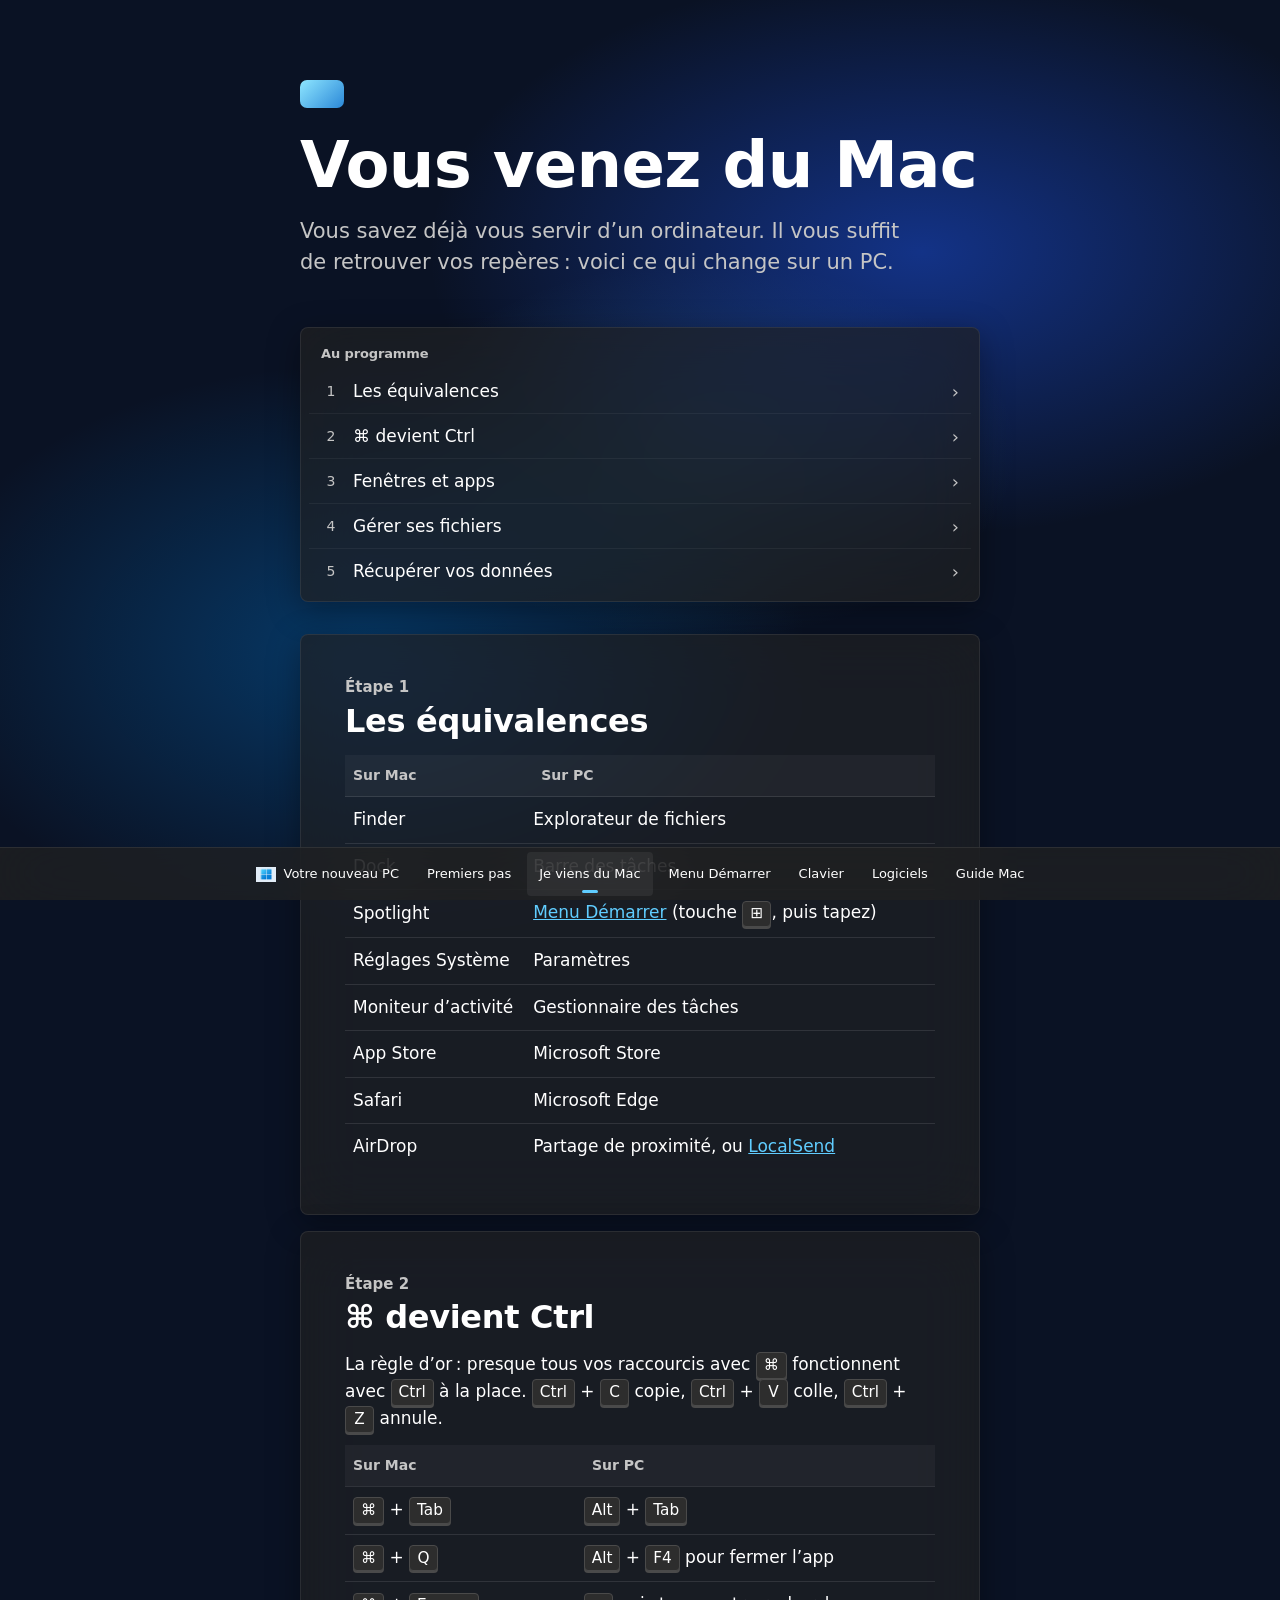
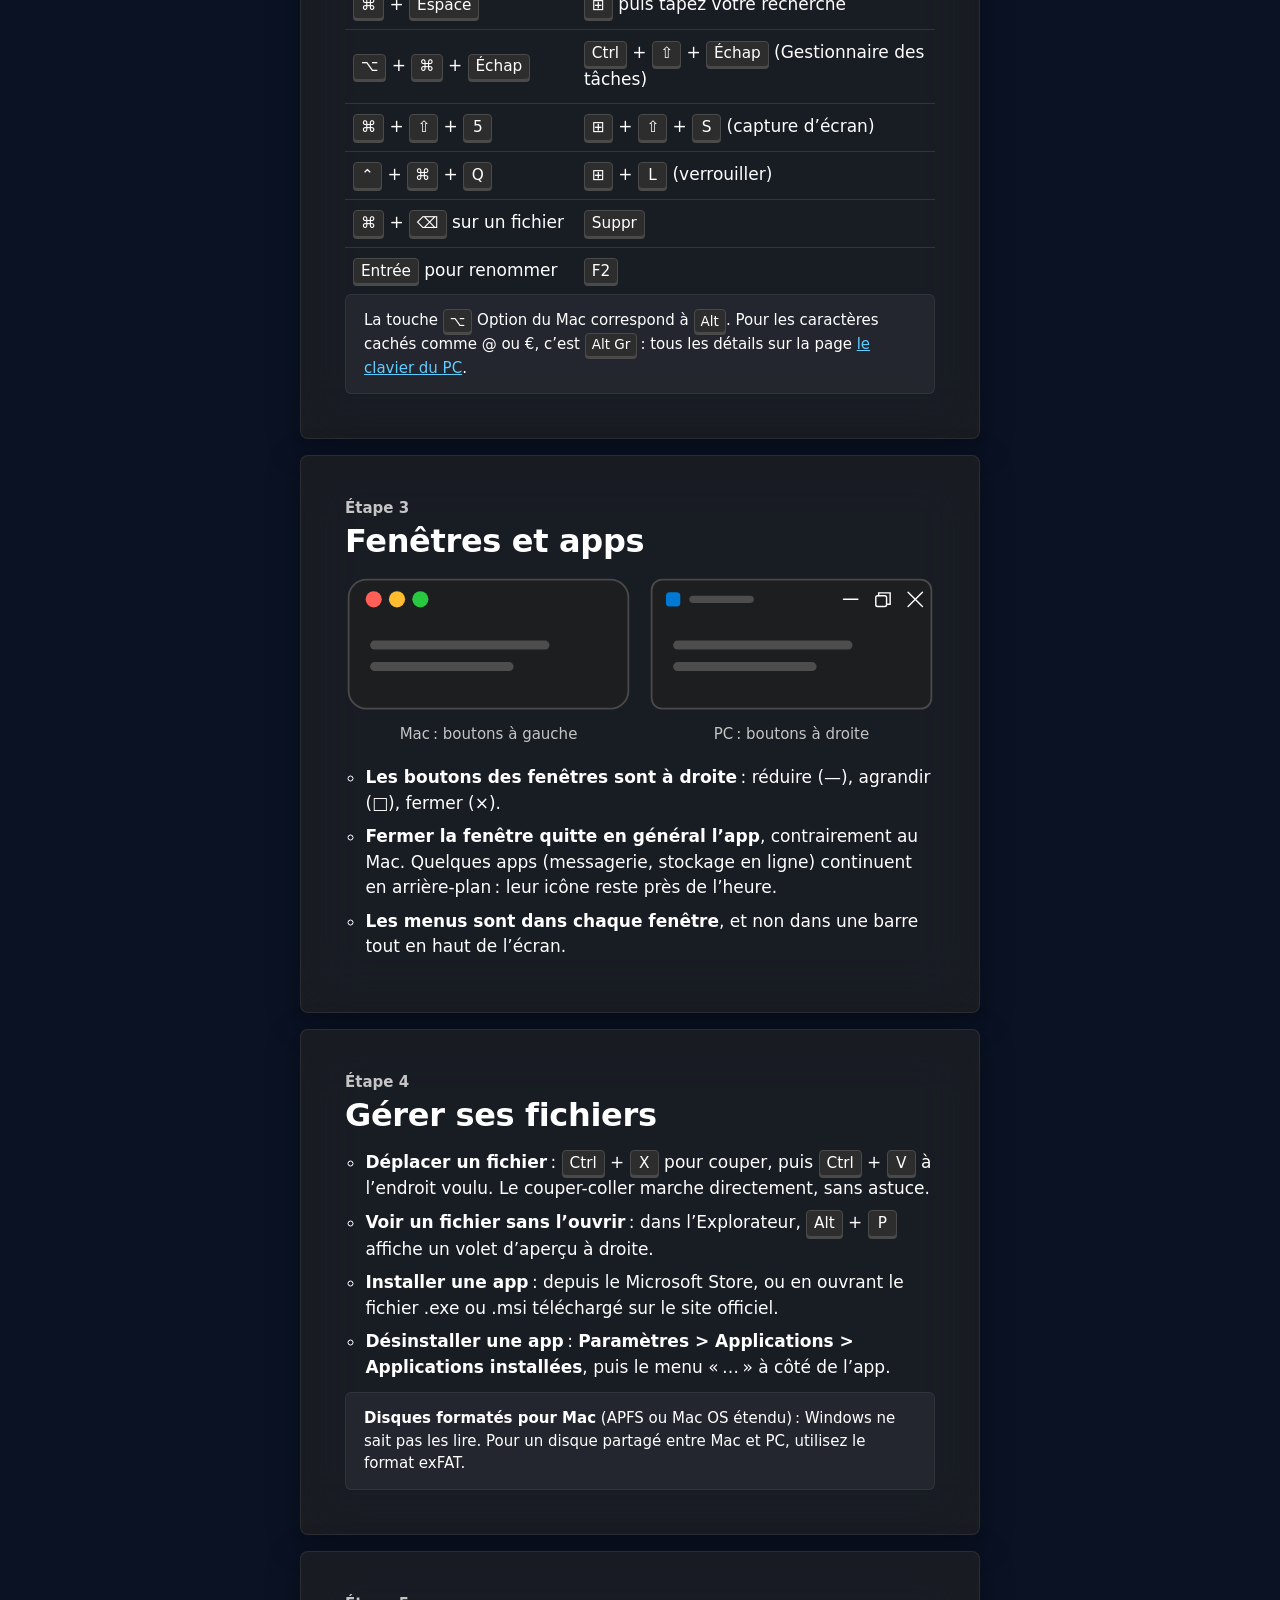
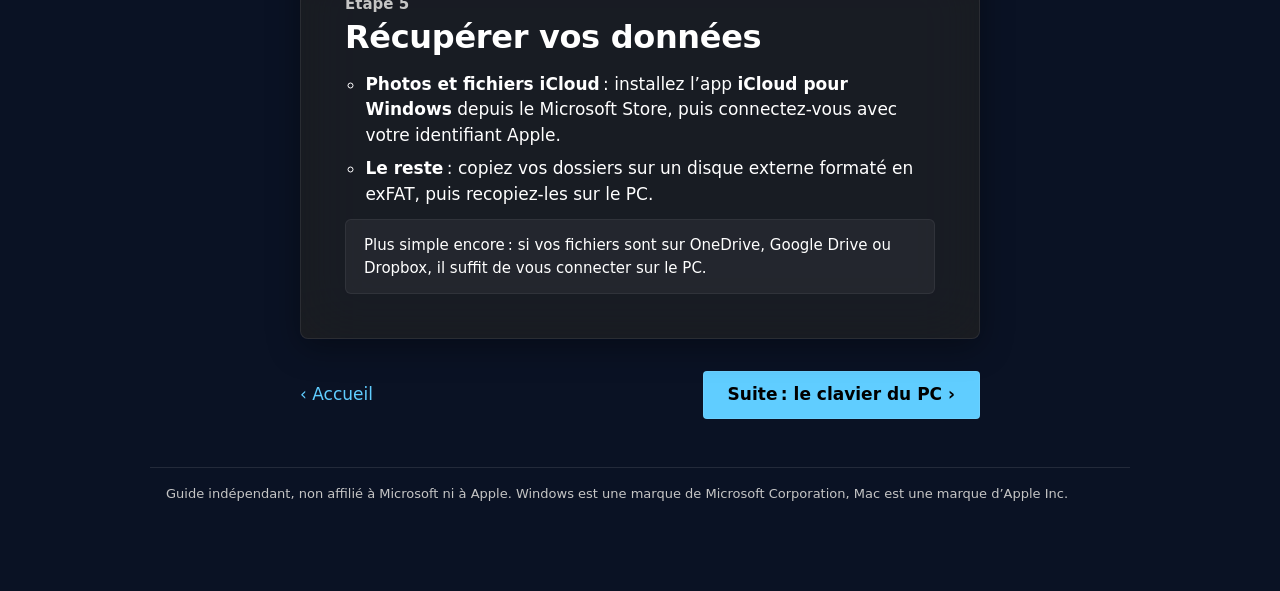
<file: pc/mac.html>
<!DOCTYPE html>
<html lang="fr">
<head>
    <meta charset="UTF-8">
    <meta name="viewport" content="width=device-width, initial-scale=1">
    <meta name="color-scheme" content="light dark">
    <meta name="description" content="Vous passez du Mac à un PC Windows ? Les équivalences et les différences à connaître.">
    <title>Vous venez du Mac</title>
    <link rel="icon" type="image/png" href="favicon-rond-windows.png">
    <link rel="stylesheet" href="../style.css">
    <link rel="stylesheet" href="windows.css">
</head>
<body class="pc">
    <nav class="globalnav" aria-label="Navigation principale">
        <div class="globalnav-inner">
            <a class="globalnav-logo" href="index.html">Votre nouveau PC</a>
            <ul>
                <li><a href="premiers-pas.html">Premiers pas</a></li>
                <li><a href="mac.html" aria-current="page">Je viens du Mac</a></li>
                <li><a href="menu-demarrer.html">Menu Démarrer</a></li>
                <li><a href="clavier.html">Clavier</a></li>
                <li><a href="logiciels.html">Logiciels</a></li>
                <li><a href="../index.html">Guide Mac</a></li>
            </ul>
        </div>
    </nav>

    <div class="guide">
        <header>
            <span class="pastille blush" aria-hidden="true"></span>
            <h1>Vous venez du Mac</h1>
            <p class="chapeau">Vous savez déjà vous servir d’un ordinateur. Il vous suffit de retrouver vos repères&#8239;: voici ce qui change sur un PC.</p>
        </header>

        <nav class="sommaire" aria-labelledby="titre-sommaire">
            <h2 id="titre-sommaire">Au programme</h2>
            <ol>
                <li><a href="#equivalences">Les équivalences</a></li>
                <li><a href="#raccourcis">⌘ devient Ctrl</a></li>
                <li><a href="#fenetres">Fenêtres et apps</a></li>
                <li><a href="#fichiers">Gérer ses fichiers</a></li>
                <li><a href="#transfert">Récupérer vos données</a></li>
            </ol>
        </nav>

        <ol class="etapes">
            <li class="etape" id="equivalences">
                <h2>Les équivalences</h2>
                <table class="raccourcis">
                    <caption class="sr-only">Équivalences entre Mac et Windows</caption>
                    <thead>
                        <tr>
                            <th scope="col">Sur Mac</th>
                            <th scope="col">Sur PC</th>
                        </tr>
                    </thead>
                    <tbody>
                        <tr><td>Finder</td><td>Explorateur de fichiers</td></tr>
                        <tr><td>Dock</td><td>Barre des tâches</td></tr>
                        <tr><td>Spotlight</td><td><a href="menu-demarrer.html">Menu Démarrer</a> (touche <kbd>⊞</kbd>, puis tapez)</td></tr>
                        <tr><td>Réglages Système</td><td>Paramètres</td></tr>
                        <tr><td>Moniteur d’activité</td><td>Gestionnaire des tâches</td></tr>
                        <tr><td>App Store</td><td>Microsoft Store</td></tr>
                        <tr><td>Safari</td><td>Microsoft Edge</td></tr>
                        <tr><td>AirDrop</td><td>Partage de proximité, ou <a href="logiciels.html">LocalSend</a></td></tr>
                    </tbody>
                </table>
            </li>

            <li class="etape" id="raccourcis">
                <h2>⌘ devient Ctrl</h2>
                <p>La règle d’or&#8239;: presque tous vos raccourcis avec <kbd>⌘</kbd> fonctionnent avec <kbd>Ctrl</kbd> à la place. <kbd>Ctrl</kbd> + <kbd>C</kbd> copie, <kbd>Ctrl</kbd> + <kbd>V</kbd> colle, <kbd>Ctrl</kbd> + <kbd>Z</kbd> annule.</p>
                <table class="raccourcis">
                    <caption class="sr-only">Raccourcis Mac et leur équivalent PC</caption>
                    <thead>
                        <tr>
                            <th scope="col">Sur Mac</th>
                            <th scope="col">Sur PC</th>
                        </tr>
                    </thead>
                    <tbody>
                        <tr><td><kbd>⌘</kbd> + <kbd>Tab</kbd></td><td><kbd>Alt</kbd> + <kbd>Tab</kbd></td></tr>
                        <tr><td><kbd>⌘</kbd> + <kbd>Q</kbd></td><td><kbd>Alt</kbd> + <kbd>F4</kbd> pour fermer l’app</td></tr>
                        <tr><td><kbd>⌘</kbd> + <kbd>Espace</kbd></td><td><kbd>⊞</kbd> puis tapez votre recherche</td></tr>
                        <tr><td><kbd>⌥</kbd> + <kbd>⌘</kbd> + <kbd>Échap</kbd></td><td><kbd>Ctrl</kbd> + <kbd>⇧</kbd> + <kbd>Échap</kbd> (Gestionnaire des tâches)</td></tr>
                        <tr><td><kbd>⌘</kbd> + <kbd>⇧</kbd> + <kbd>5</kbd></td><td><kbd>⊞</kbd> + <kbd>⇧</kbd> + <kbd>S</kbd> (capture d’écran)</td></tr>
                        <tr><td><kbd>⌃</kbd> + <kbd>⌘</kbd> + <kbd>Q</kbd></td><td><kbd>⊞</kbd> + <kbd>L</kbd> (verrouiller)</td></tr>
                        <tr><td><kbd>⌘</kbd> + <kbd>⌫</kbd> sur un fichier</td><td><kbd>Suppr</kbd></td></tr>
                        <tr><td><kbd>Entrée</kbd> pour renommer</td><td><kbd>F2</kbd></td></tr>
                    </tbody>
                </table>
                <p class="astuce">La touche <kbd>⌥</kbd> Option du Mac correspond à <kbd>Alt</kbd>. Pour les caractères cachés comme @ ou €, c’est <kbd>Alt Gr</kbd>&#8239;: tous les détails sur la page <a href="clavier.html">le clavier du PC</a>.</p>
            </li>

            <li class="etape" id="fenetres">
                <h2>Fenêtres et apps</h2>
                <div class="compare">
                    <figure class="illu">
                        <svg viewBox="0 0 160 76" role="img" aria-label="Fenêtre Mac : boutons rouge, jaune et vert à gauche">
                            <rect class="i-cadre" x="2" y="2" width="156" height="72" rx="10"/>
                            <circle class="rouge" cx="16" cy="13" r="4.5"/>
                            <circle class="jaune" cx="29" cy="13" r="4.5"/>
                            <circle class="vert" cx="42" cy="13" r="4.5"/>
                            <rect class="i-texte" x="14" y="36" width="100" height="5" rx="2.5"/>
                            <rect class="i-texte" x="14" y="48" width="80" height="5" rx="2.5"/>
                        </svg>
                        <figcaption>Mac&#8239;: boutons à gauche</figcaption>
                    </figure>
                    <figure class="illu">
                        <svg viewBox="0 0 160 76" role="img" aria-label="Fenêtre Windows : boutons réduire, agrandir et fermer à droite">
                            <rect class="i-cadre" x="2" y="2" width="156" height="72" rx="6"/>
                            <rect class="i-app-e" x="10" y="9" width="8" height="8" rx="2"/>
                            <rect class="i-texte" x="23" y="11" width="36" height="4" rx="2"/>
                            <path class="i-trait-fin" d="M109 13h8"/>
                            <rect class="i-trait-fin" x="127" y="11" width="6" height="6" rx="1"/>
                            <path class="i-trait-fin" d="M128.6 11V9.4H135V15.8H133.4"/>
                            <path class="i-trait-fin" d="M145 9l8 8M153 9l-8 8"/>
                            <rect class="i-texte" x="14" y="36" width="100" height="5" rx="2.5"/>
                            <rect class="i-texte" x="14" y="48" width="80" height="5" rx="2.5"/>
                        </svg>
                        <figcaption>PC&#8239;: boutons à droite</figcaption>
                    </figure>
                </div>
                <ul>
                    <li><strong>Les boutons des fenêtres sont à droite</strong>&#8239;: réduire (—), agrandir (□), fermer (×).</li>
                    <li><strong>Fermer la fenêtre quitte en général l’app</strong>, contrairement au Mac. Quelques apps (messagerie, stockage en ligne) continuent en arrière-plan&#8239;: leur icône reste près de l’heure.</li>
                    <li><strong>Les menus sont dans chaque fenêtre</strong>, et non dans une barre tout en haut de l’écran.</li>
                </ul>
            </li>

            <li class="etape" id="fichiers">
                <h2>Gérer ses fichiers</h2>
                <ul>
                    <li><strong>Déplacer un fichier</strong>&#8239;: <kbd>Ctrl</kbd> + <kbd>X</kbd> pour couper, puis <kbd>Ctrl</kbd> + <kbd>V</kbd> à l’endroit voulu. Le couper-coller marche directement, sans astuce.</li>
                    <li><strong>Voir un fichier sans l’ouvrir</strong>&#8239;: dans l’Explorateur, <kbd>Alt</kbd> + <kbd>P</kbd> affiche un volet d’aperçu à droite.</li>
                    <li><strong>Installer une app</strong>&#8239;: depuis le Microsoft Store, ou en ouvrant le fichier .exe ou .msi téléchargé sur le site officiel.</li>
                    <li><strong>Désinstaller une app</strong>&#8239;: <strong>Paramètres &gt; Applications &gt; Applications installées</strong>, puis le menu «&#8239;…&#8239;» à côté de l’app.</li>
                </ul>
                <p class="astuce"><strong>Disques formatés pour Mac</strong> (APFS ou Mac OS étendu)&#8239;: Windows ne sait pas les lire. Pour un disque partagé entre Mac et PC, utilisez le format exFAT.</p>
            </li>

            <li class="etape" id="transfert">
                <h2>Récupérer vos données</h2>
                <ul>
                    <li><strong>Photos et fichiers iCloud</strong>&#8239;: installez l’app <strong>iCloud pour Windows</strong> depuis le Microsoft Store, puis connectez-vous avec votre identifiant Apple.</li>
                    <li><strong>Le reste</strong>&#8239;: copiez vos dossiers sur un disque externe formaté en exFAT, puis recopiez-les sur le PC.</li>
                </ul>
                <p class="astuce">Plus simple encore&#8239;: si vos fichiers sont sur OneDrive, Google Drive ou Dropbox, il suffit de vous connecter sur le PC.</p>
            </li>
        </ol>

        <nav class="suite" aria-label="Navigation entre les guides">
            <a class="retour" href="index.html">‹ Accueil</a>
            <a class="bouton" href="clavier.html">Suite&#8239;: le clavier du PC&nbsp;›</a>
        </nav>
    </div>

    <footer>
        Guide indépendant, non affilié à Microsoft ni à Apple. Windows est une marque de Microsoft Corporation, Mac est une marque d’Apple Inc.
    </footer>
</body>
</html>
</file>
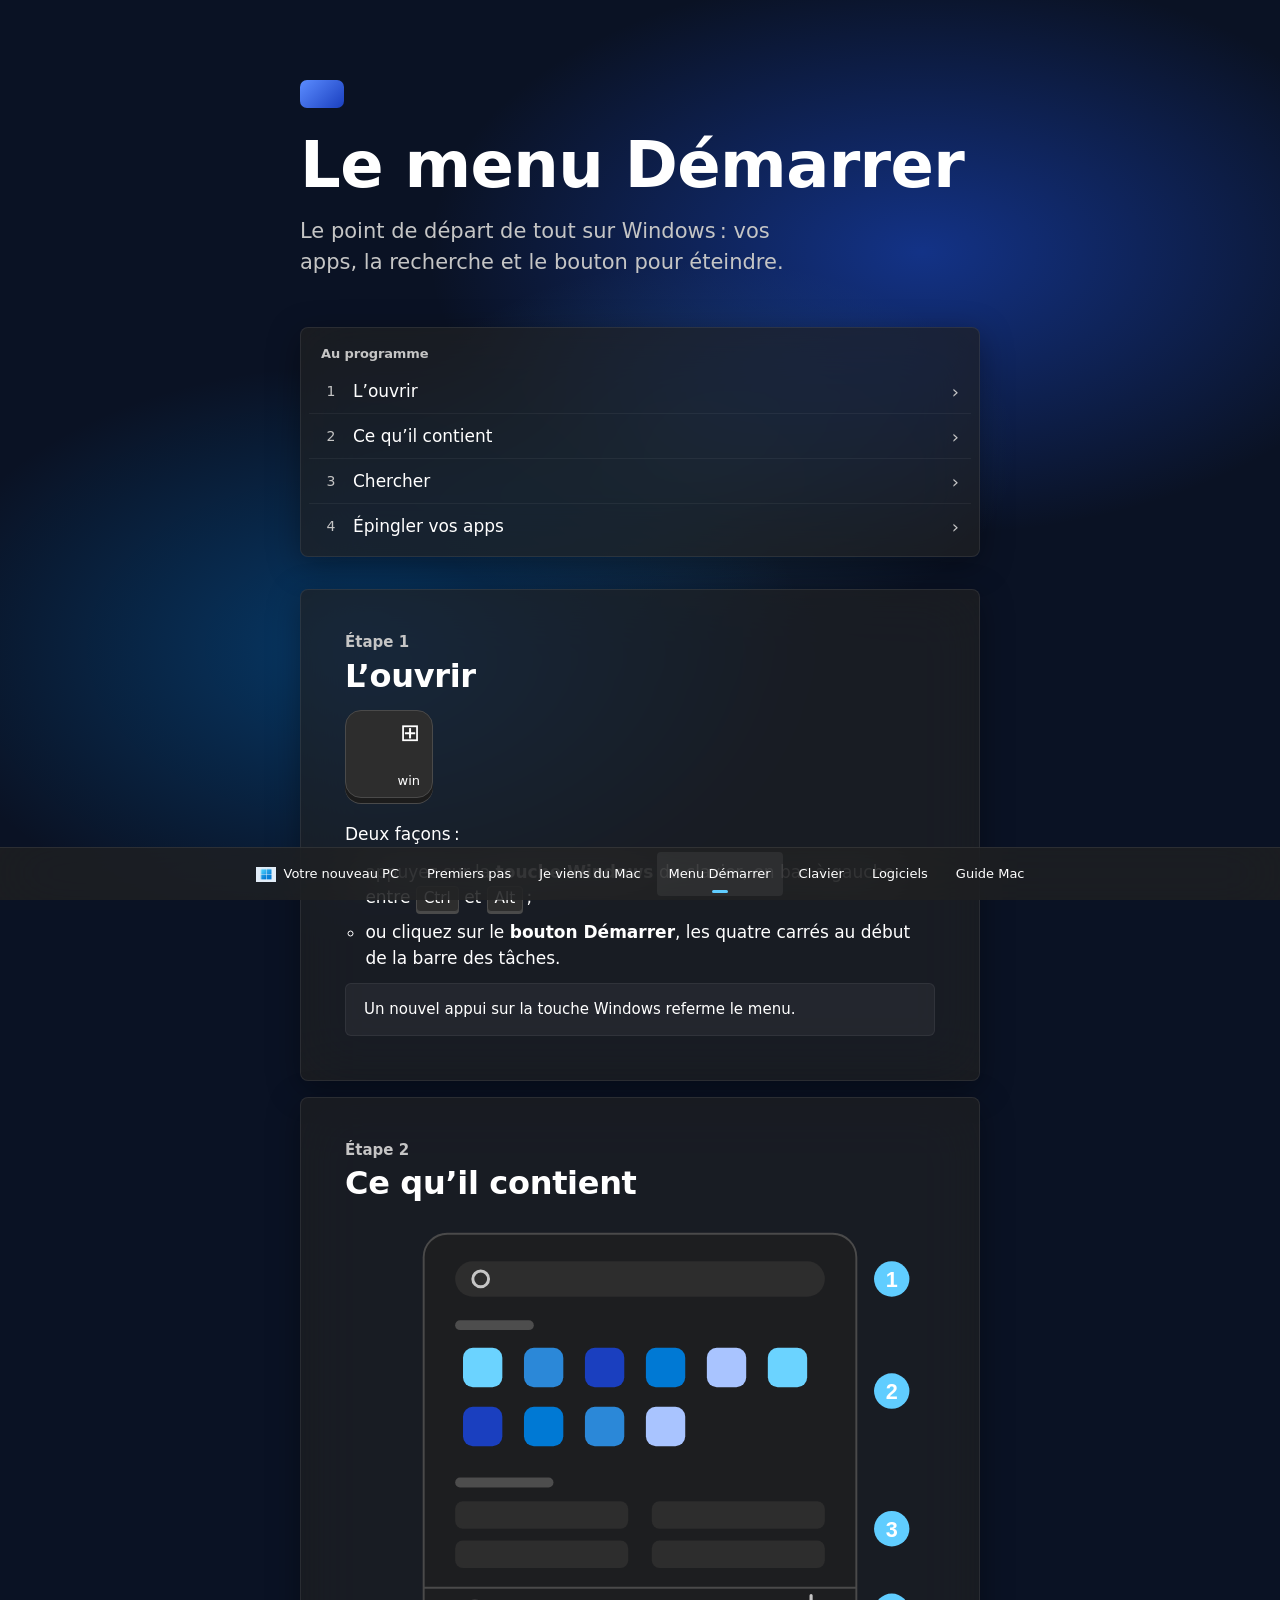
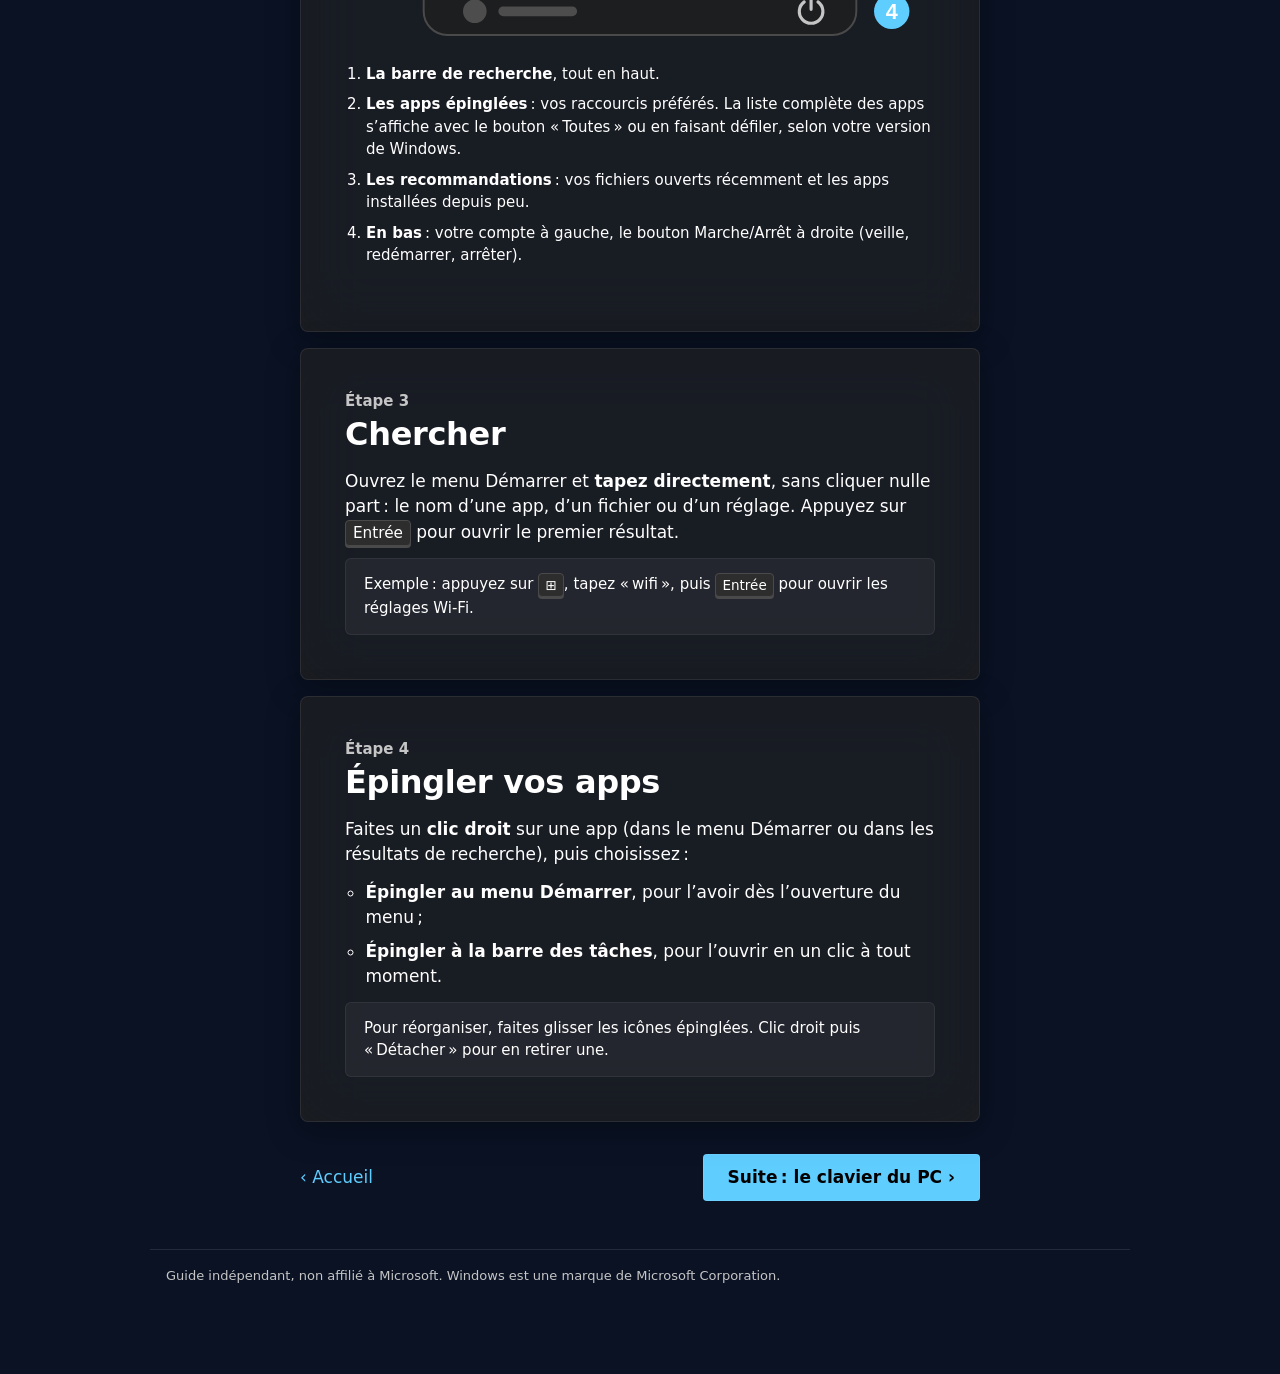
<file: pc/menu-demarrer.html>
<!DOCTYPE html>
<html lang="fr">
<head>
    <meta charset="UTF-8">
    <meta name="viewport" content="width=device-width, initial-scale=1">
    <meta name="color-scheme" content="light dark">
    <meta name="description" content="Se familiariser avec le menu Démarrer de Windows 11 : l’ouvrir, chercher, épingler ses apps.">
    <title>Le menu Démarrer</title>
    <link rel="icon" type="image/png" href="favicon-rond-windows.png">
    <link rel="stylesheet" href="../style.css">
    <link rel="stylesheet" href="windows.css">
</head>
<body class="pc">
    <nav class="globalnav" aria-label="Navigation principale">
        <div class="globalnav-inner">
            <a class="globalnav-logo" href="index.html">Votre nouveau PC</a>
            <ul>
                <li><a href="premiers-pas.html">Premiers pas</a></li>
                <li><a href="mac.html">Je viens du Mac</a></li>
                <li><a href="menu-demarrer.html" aria-current="page">Menu Démarrer</a></li>
                <li><a href="clavier.html">Clavier</a></li>
                <li><a href="logiciels.html">Logiciels</a></li>
                <li><a href="../index.html">Guide Mac</a></li>
            </ul>
        </div>
    </nav>

    <div class="guide">
        <header>
            <span class="pastille indigo" aria-hidden="true"></span>
            <h1>Le menu Démarrer</h1>
            <p class="chapeau">Le point de départ de tout sur Windows&#8239;: vos apps, la recherche et le bouton pour éteindre.</p>
        </header>

        <nav class="sommaire" aria-labelledby="titre-sommaire">
            <h2 id="titre-sommaire">Au programme</h2>
            <ol>
                <li><a href="#ouvrir">L’ouvrir</a></li>
                <li><a href="#contenu">Ce qu’il contient</a></li>
                <li><a href="#chercher">Chercher</a></li>
                <li><a href="#epingler">Épingler vos apps</a></li>
            </ol>
        </nav>

        <ol class="etapes">
            <li class="etape" id="ouvrir">
                <h2>L’ouvrir</h2>
                <div class="rangee" aria-hidden="true">
                    <div class="touche"><span class="symbole">⊞</span><span class="nom">win</span></div>
                </div>
                <p>Deux façons&#8239;:</p>
                <ul>
                    <li>appuyez sur la <strong>touche Windows</strong> du clavier, en bas à gauche, entre <kbd>Ctrl</kbd> et <kbd>Alt</kbd>&#8239;;</li>
                    <li>ou cliquez sur le <strong>bouton Démarrer</strong>, les quatre carrés au début de la barre des tâches.</li>
                </ul>
                <p class="astuce">Un nouvel appui sur la touche Windows referme le menu.</p>
            </li>

            <li class="etape" id="contenu">
                <h2>Ce qu’il contient</h2>
                <figure class="illu">
                    <svg viewBox="0 0 300 220" role="img" aria-label="Schéma du menu Démarrer avec quatre repères numérotés, détaillés juste en dessous">
                        <rect class="i-cadre" x="40" y="8" width="220" height="204" rx="12"/>
                        <rect class="i-corps" x="56" y="22" width="188" height="18" rx="9"/>
                        <circle class="i-capteur" cx="69" cy="31" r="4"/>
                        <rect class="i-texte" x="56" y="52" width="40" height="5" rx="2.5"/>
                        <rect class="i-app-a" x="60" y="66" width="20" height="20" rx="5"/>
                        <rect class="i-app-b" x="91" y="66" width="20" height="20" rx="5"/>
                        <rect class="i-app-c" x="122" y="66" width="20" height="20" rx="5"/>
                        <rect class="i-app-e" x="153" y="66" width="20" height="20" rx="5"/>
                        <rect class="i-app-d" x="184" y="66" width="20" height="20" rx="5"/>
                        <rect class="i-app-a" x="215" y="66" width="20" height="20" rx="5"/>
                        <rect class="i-app-c" x="60" y="96" width="20" height="20" rx="5"/>
                        <rect class="i-app-e" x="91" y="96" width="20" height="20" rx="5"/>
                        <rect class="i-app-b" x="122" y="96" width="20" height="20" rx="5"/>
                        <rect class="i-app-d" x="153" y="96" width="20" height="20" rx="5"/>
                        <rect class="i-texte" x="56" y="132" width="50" height="5" rx="2.5"/>
                        <rect class="i-corps" x="56" y="144" width="88" height="14" rx="4"/>
                        <rect class="i-corps" x="156" y="144" width="88" height="14" rx="4"/>
                        <rect class="i-corps" x="56" y="164" width="88" height="14" rx="4"/>
                        <rect class="i-corps" x="156" y="164" width="88" height="14" rx="4"/>
                        <line class="i-sep" x1="40" y1="188" x2="260" y2="188"/>
                        <circle class="i-texte" cx="66" cy="200" r="6"/>
                        <rect class="i-texte" x="78" y="197.5" width="40" height="5" rx="2.5"/>
                        <path class="i-trait" d="M233.5 195.2a6 6 0 1 0 7 0M237 192v7"/>
                        <g class="i-repere"><circle cx="278" cy="31" r="9"/><text x="278" y="35" text-anchor="middle">1</text></g>
                        <g class="i-repere"><circle cx="278" cy="88" r="9"/><text x="278" y="92" text-anchor="middle">2</text></g>
                        <g class="i-repere"><circle cx="278" cy="158" r="9"/><text x="278" y="162" text-anchor="middle">3</text></g>
                        <g class="i-repere"><circle cx="278" cy="200" r="9"/><text x="278" y="204" text-anchor="middle">4</text></g>
                    </svg>
                    <figcaption>
                        <ol class="legende-illu">
                            <li><strong>La barre de recherche</strong>, tout en haut.</li>
                            <li><strong>Les apps épinglées</strong>&#8239;: vos raccourcis préférés. La liste complète des apps s’affiche avec le bouton «&#8239;Toutes&#8239;» ou en faisant défiler, selon votre version de Windows.</li>
                            <li><strong>Les recommandations</strong>&#8239;: vos fichiers ouverts récemment et les apps installées depuis peu.</li>
                            <li><strong>En bas</strong>&#8239;: votre compte à gauche, le bouton Marche/Arrêt à droite (veille, redémarrer, arrêter).</li>
                        </ol>
                    </figcaption>
                </figure>
            </li>

            <li class="etape" id="chercher">
                <h2>Chercher</h2>
                <p>Ouvrez le menu Démarrer et <strong>tapez directement</strong>, sans cliquer nulle part&#8239;: le nom d’une app, d’un fichier ou d’un réglage. Appuyez sur <kbd>Entrée</kbd> pour ouvrir le premier résultat.</p>
                <p class="astuce">Exemple&#8239;: appuyez sur <kbd>⊞</kbd>, tapez «&#8239;wifi&#8239;», puis <kbd>Entrée</kbd> pour ouvrir les réglages Wi-Fi.</p>
            </li>

            <li class="etape" id="epingler">
                <h2>Épingler vos apps</h2>
                <p>Faites un <strong>clic droit</strong> sur une app (dans le menu Démarrer ou dans les résultats de recherche), puis choisissez&#8239;:</p>
                <ul>
                    <li><strong>Épingler au menu Démarrer</strong>, pour l’avoir dès l’ouverture du menu&#8239;;</li>
                    <li><strong>Épingler à la barre des tâches</strong>, pour l’ouvrir en un clic à tout moment.</li>
                </ul>
                <p class="astuce">Pour réorganiser, faites glisser les icônes épinglées. Clic droit puis «&#8239;Détacher&#8239;» pour en retirer une.</p>
            </li>
        </ol>

        <nav class="suite" aria-label="Navigation entre les guides">
            <a class="retour" href="index.html">‹ Accueil</a>
            <a class="bouton" href="clavier.html">Suite&#8239;: le clavier du PC&nbsp;›</a>
        </nav>
    </div>

    <footer>
        Guide indépendant, non affilié à Microsoft. Windows est une marque de Microsoft Corporation.
    </footer>
</body>
</html>
</file>
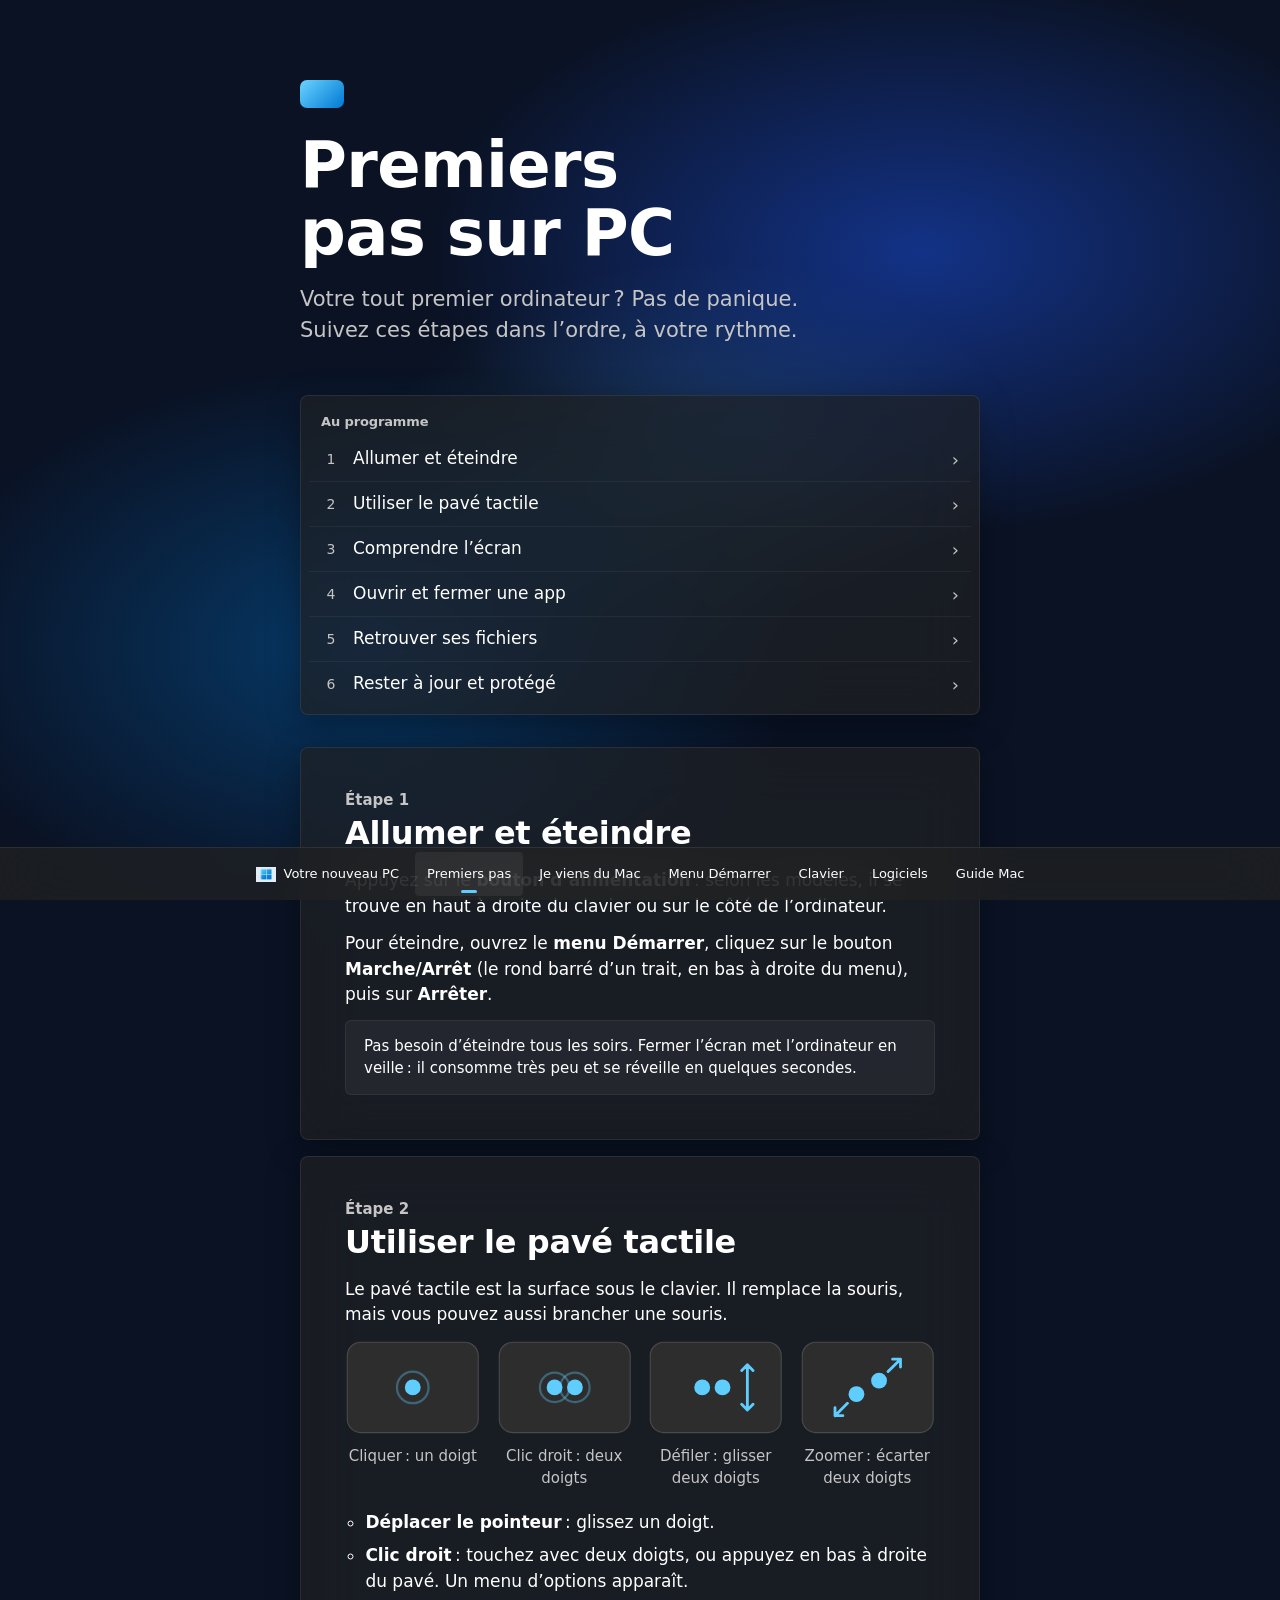
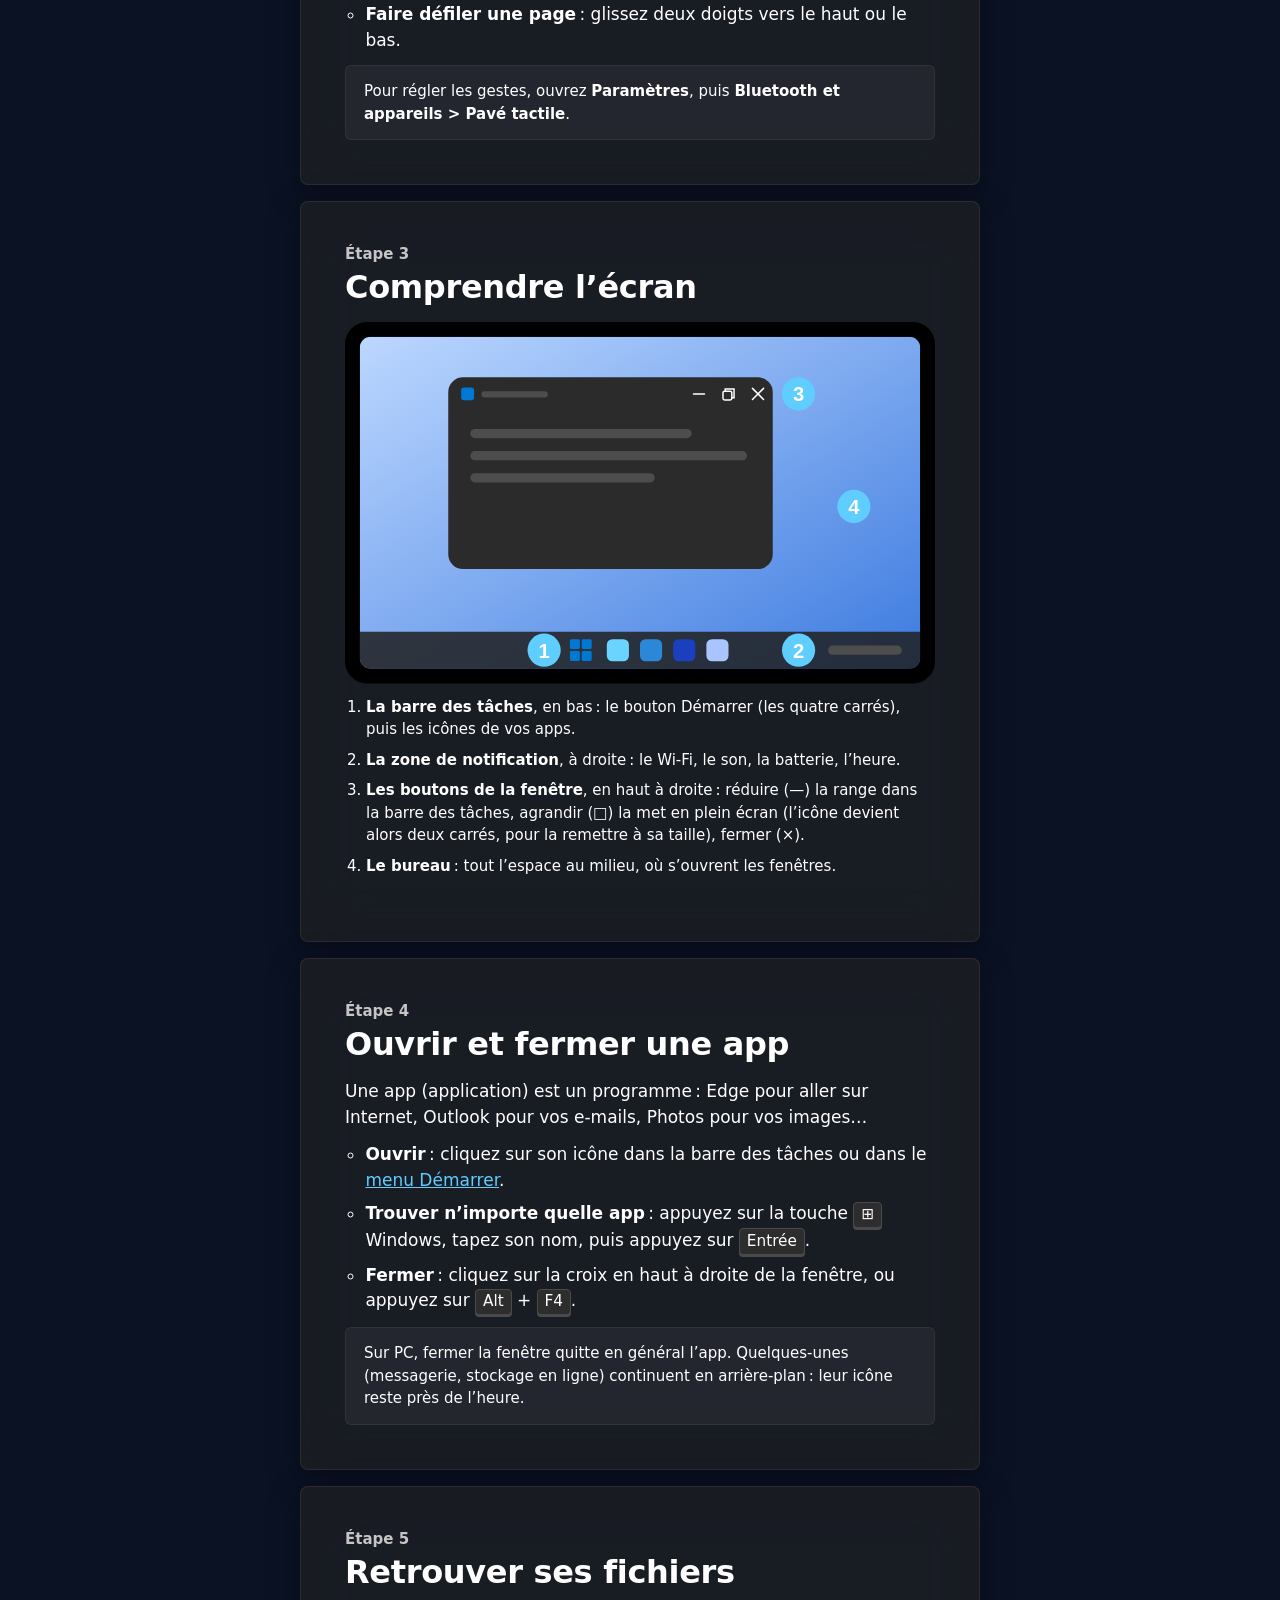
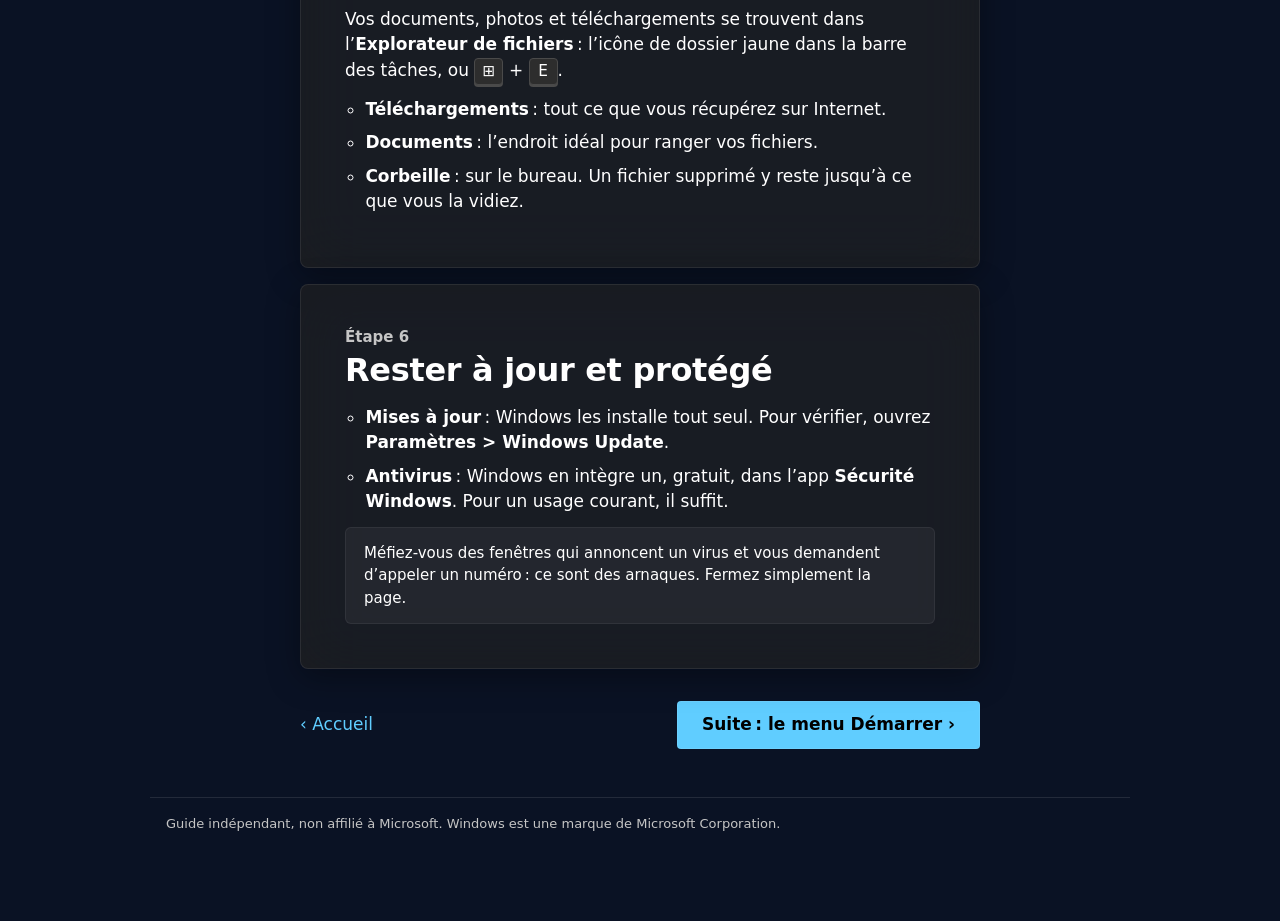
<file: pc/premiers-pas.html>
<!DOCTYPE html>
<html lang="fr">
<head>
    <meta charset="UTF-8">
    <meta name="viewport" content="width=device-width, initial-scale=1">
    <meta name="color-scheme" content="light dark">
    <meta name="description" content="Les bases pour utiliser un PC Windows quand c’est votre tout premier ordinateur.">
    <title>Premiers pas sur PC</title>
    <link rel="icon" type="image/png" href="favicon-rond-windows.png">
    <link rel="stylesheet" href="../style.css">
    <link rel="stylesheet" href="windows.css">
</head>
<body class="pc">
    <nav class="globalnav" aria-label="Navigation principale">
        <div class="globalnav-inner">
            <a class="globalnav-logo" href="index.html">Votre nouveau PC</a>
            <ul>
                <li><a href="premiers-pas.html" aria-current="page">Premiers pas</a></li>
                <li><a href="mac.html">Je viens du Mac</a></li>
                <li><a href="menu-demarrer.html">Menu Démarrer</a></li>
                <li><a href="clavier.html">Clavier</a></li>
                <li><a href="logiciels.html">Logiciels</a></li>
                <li><a href="../index.html">Guide Mac</a></li>
            </ul>
        </div>
    </nav>

    <div class="guide">
        <header>
            <span class="pastille citrus" aria-hidden="true"></span>
            <h1>Premiers pas sur PC</h1>
            <p class="chapeau">Votre tout premier ordinateur&#8239;? Pas de panique. Suivez ces étapes dans l’ordre, à votre rythme.</p>
        </header>

        <nav class="sommaire" aria-labelledby="titre-sommaire">
            <h2 id="titre-sommaire">Au programme</h2>
            <ol>
                <li><a href="#allumer">Allumer et éteindre</a></li>
                <li><a href="#pave">Utiliser le pavé tactile</a></li>
                <li><a href="#ecran">Comprendre l’écran</a></li>
                <li><a href="#apps">Ouvrir et fermer une app</a></li>
                <li><a href="#fichiers">Retrouver ses fichiers</a></li>
                <li><a href="#securite">Rester à jour et protégé</a></li>
            </ol>
        </nav>

        <ol class="etapes">
            <li class="etape" id="allumer">
                <h2>Allumer et éteindre</h2>
                <p>Appuyez sur le <strong>bouton d’alimentation</strong>&#8239;: selon les modèles, il se trouve en haut à droite du clavier ou sur le côté de l’ordinateur.</p>
                <p>Pour éteindre, ouvrez le <strong>menu Démarrer</strong>, cliquez sur le bouton <strong>Marche/Arrêt</strong> (le rond barré d’un trait, en bas à droite du menu), puis sur <strong>Arrêter</strong>.</p>
                <p class="astuce">Pas besoin d’éteindre tous les soirs. Fermer l’écran met l’ordinateur en veille&#8239;: il consomme très peu et se réveille en quelques secondes.</p>
            </li>

            <li class="etape" id="pave">
                <h2>Utiliser le pavé tactile</h2>
                <p>Le pavé tactile est la surface sous le clavier. Il remplace la souris, mais vous pouvez aussi brancher une souris.</p>
                <div class="gestes">
                    <figure class="illu">
                        <svg viewBox="0 0 120 84" aria-hidden="true">
                            <rect class="i-pave" x="2" y="2" width="116" height="80" rx="12"/>
                            <circle class="i-onde" cx="60" cy="42" r="14"/>
                            <circle class="i-doigt" cx="60" cy="42" r="7"/>
                        </svg>
                        <figcaption>Cliquer&#8239;: un doigt</figcaption>
                    </figure>
                    <figure class="illu">
                        <svg viewBox="0 0 120 84" aria-hidden="true">
                            <rect class="i-pave" x="2" y="2" width="116" height="80" rx="12"/>
                            <circle class="i-onde" cx="51" cy="42" r="13"/>
                            <circle class="i-onde" cx="69" cy="42" r="13"/>
                            <circle class="i-doigt" cx="51" cy="42" r="7"/>
                            <circle class="i-doigt" cx="69" cy="42" r="7"/>
                        </svg>
                        <figcaption>Clic droit&#8239;: deux doigts</figcaption>
                    </figure>
                    <figure class="illu">
                        <svg viewBox="0 0 120 84" aria-hidden="true">
                            <rect class="i-pave" x="2" y="2" width="116" height="80" rx="12"/>
                            <circle class="i-doigt" cx="48" cy="42" r="7"/>
                            <circle class="i-doigt" cx="66" cy="42" r="7"/>
                            <path class="i-fleche" d="M88 22v40M83 27l5-5 5 5M83 57l5 5 5-5"/>
                        </svg>
                        <figcaption>Défiler&#8239;: glisser deux doigts</figcaption>
                    </figure>
                    <figure class="illu">
                        <svg viewBox="0 0 120 84" aria-hidden="true">
                            <rect class="i-pave" x="2" y="2" width="116" height="80" rx="12"/>
                            <circle class="i-doigt" cx="50" cy="48" r="7"/>
                            <circle class="i-doigt" cx="70" cy="36" r="7"/>
                            <path class="i-fleche" d="M42 56 31 67M31 60v7h7M78 28l11-11M82 17h7v7"/>
                        </svg>
                        <figcaption>Zoomer&#8239;: écarter deux doigts</figcaption>
                    </figure>
                </div>
                <ul>
                    <li><strong>Déplacer le pointeur</strong>&#8239;: glissez un doigt.</li>
                    <li><strong>Clic droit</strong>&#8239;: touchez avec deux doigts, ou appuyez en bas à droite du pavé. Un menu d’options apparaît.</li>
                    <li><strong>Faire défiler une page</strong>&#8239;: glissez deux doigts vers le haut ou le bas.</li>
                </ul>
                <p class="astuce">Pour régler les gestes, ouvrez <strong>Paramètres</strong>, puis <strong>Bluetooth et appareils &gt; Pavé tactile</strong>.</p>
            </li>

            <li class="etape" id="ecran">
                <h2>Comprendre l’écran</h2>
                <figure class="illu">
                    <svg viewBox="0 0 320 196" role="img" aria-label="Schéma de l’écran de Windows avec quatre repères numérotés, détaillés juste en dessous">
                        <defs>
                            <linearGradient id="fond-ecran-pc" x1="0" y1="0" x2="1" y2="1">
                                <stop offset="0" class="i-win-a"/>
                                <stop offset="1" class="i-win-b"/>
                            </linearGradient>
                            <clipPath id="clip-ecran-pc">
                                <rect x="8" y="8" width="304" height="180" rx="6"/>
                            </clipPath>
                        </defs>
                        <rect class="i-bezel" x="0" y="0" width="320" height="196" rx="12"/>
                        <g clip-path="url(#clip-ecran-pc)">
                            <rect x="8" y="8" width="304" height="180" fill="url(#fond-ecran-pc)"/>
                            <rect class="i-fenetre" x="56" y="30" width="176" height="104" rx="8"/>
                            <rect class="i-app-e" x="63" y="35.5" width="7" height="7" rx="1.5"/>
                            <rect class="i-texte" x="74" y="37.5" width="36" height="3.5" rx="1.75"/>
                            <path class="i-trait-fin" d="M189 39h6"/>
                            <rect class="i-trait-fin" x="205" y="37.5" width="4.8" height="4.8" rx="0.9"/>
                            <path class="i-trait-fin" d="M206.2 37.5V36.3H211V41.1H209.8"/>
                            <path class="i-trait-fin" d="M221 36l6 6M227 36l-6 6"/>
                            <rect class="i-texte" x="68" y="58" width="120" height="5" rx="2.5"/>
                            <rect class="i-texte" x="68" y="70" width="150" height="5" rx="2.5"/>
                            <rect class="i-texte" x="68" y="82" width="100" height="5" rx="2.5"/>
                            <rect class="i-barre" x="8" y="168" width="304" height="20"/>
                            <rect class="i-app-e" x="122" y="172" width="5.4" height="5.4" rx="0.8"/>
                            <rect class="i-app-e" x="128.4" y="172" width="5.4" height="5.4" rx="0.8"/>
                            <rect class="i-app-e" x="122" y="178.4" width="5.4" height="5.4" rx="0.8"/>
                            <rect class="i-app-e" x="128.4" y="178.4" width="5.4" height="5.4" rx="0.8"/>
                            <rect class="i-app-a" x="142" y="172" width="12" height="12" rx="3"/>
                            <rect class="i-app-b" x="160" y="172" width="12" height="12" rx="3"/>
                            <rect class="i-app-c" x="178" y="172" width="12" height="12" rx="3"/>
                            <rect class="i-app-d" x="196" y="172" width="12" height="12" rx="3"/>
                            <rect class="i-texte" x="262" y="175.5" width="40" height="5" rx="2.5"/>
                        </g>
                        <g class="i-repere"><circle cx="108" cy="178" r="9"/><text x="108" y="182" text-anchor="middle">1</text></g>
                        <g class="i-repere"><circle cx="246" cy="178" r="9"/><text x="246" y="182" text-anchor="middle">2</text></g>
                        <g class="i-repere"><circle cx="246" cy="39" r="9"/><text x="246" y="43" text-anchor="middle">3</text></g>
                        <g class="i-repere"><circle cx="276" cy="100" r="9"/><text x="276" y="104" text-anchor="middle">4</text></g>
                    </svg>
                    <figcaption>
                        <ol class="legende-illu">
                            <li><strong>La barre des tâches</strong>, en bas&#8239;: le bouton Démarrer (les quatre carrés), puis les icônes de vos apps.</li>
                            <li><strong>La zone de notification</strong>, à droite&#8239;: le Wi-Fi, le son, la batterie, l’heure.</li>
                            <li><strong>Les boutons de la fenêtre</strong>, en haut à droite&#8239;: réduire (—) la range dans la barre des tâches, agrandir (□) la met en plein écran (l’icône devient alors deux carrés, pour la remettre à sa taille), fermer (×).</li>
                            <li><strong>Le bureau</strong>&#8239;: tout l’espace au milieu, où s’ouvrent les fenêtres.</li>
                        </ol>
                    </figcaption>
                </figure>
            </li>

            <li class="etape" id="apps">
                <h2>Ouvrir et fermer une app</h2>
                <p>Une app (application) est un programme&#8239;: Edge pour aller sur Internet, Outlook pour vos e-mails, Photos pour vos images…</p>
                <ul>
                    <li><strong>Ouvrir</strong>&#8239;: cliquez sur son icône dans la barre des tâches ou dans le <a href="menu-demarrer.html">menu Démarrer</a>.</li>
                    <li><strong>Trouver n’importe quelle app</strong>&#8239;: appuyez sur la touche <kbd>⊞</kbd> Windows, tapez son nom, puis appuyez sur <kbd>Entrée</kbd>.</li>
                    <li><strong>Fermer</strong>&#8239;: cliquez sur la croix en haut à droite de la fenêtre, ou appuyez sur <kbd>Alt</kbd> + <kbd>F4</kbd>.</li>
                </ul>
                <p class="astuce">Sur PC, fermer la fenêtre quitte en général l’app. Quelques-unes (messagerie, stockage en ligne) continuent en arrière-plan&#8239;: leur icône reste près de l’heure.</p>
            </li>

            <li class="etape" id="fichiers">
                <h2>Retrouver ses fichiers</h2>
                <p>Vos documents, photos et téléchargements se trouvent dans l’<strong>Explorateur de fichiers</strong>&#8239;: l’icône de dossier jaune dans la barre des tâches, ou <kbd>⊞</kbd> + <kbd>E</kbd>.</p>
                <ul>
                    <li><strong>Téléchargements</strong>&#8239;: tout ce que vous récupérez sur Internet.</li>
                    <li><strong>Documents</strong>&#8239;: l’endroit idéal pour ranger vos fichiers.</li>
                    <li><strong>Corbeille</strong>&#8239;: sur le bureau. Un fichier supprimé y reste jusqu’à ce que vous la vidiez.</li>
                </ul>
            </li>

            <li class="etape" id="securite">
                <h2>Rester à jour et protégé</h2>
                <ul>
                    <li><strong>Mises à jour</strong>&#8239;: Windows les installe tout seul. Pour vérifier, ouvrez <strong>Paramètres &gt; Windows Update</strong>.</li>
                    <li><strong>Antivirus</strong>&#8239;: Windows en intègre un, gratuit, dans l’app <strong>Sécurité Windows</strong>. Pour un usage courant, il suffit.</li>
                </ul>
                <p class="astuce">Méfiez-vous des fenêtres qui annoncent un virus et vous demandent d’appeler un numéro&#8239;: ce sont des arnaques. Fermez simplement la page.</p>
            </li>
        </ol>

        <nav class="suite" aria-label="Navigation entre les guides">
            <a class="retour" href="index.html">‹ Accueil</a>
            <a class="bouton" href="menu-demarrer.html">Suite&#8239;: le menu Démarrer&nbsp;›</a>
        </nav>
    </div>

    <footer>
        Guide indépendant, non affilié à Microsoft. Windows est une marque de Microsoft Corporation.
    </footer>
</body>
</html>
</file>
<file: style.css>
/* Couleurs : contrastes mesurés (WCAG) indiqués à côté */
:root {
    --surface: #f5f5f7;
    --card: #ffffff;
    --content: #1d1d1f;      /* 16,8:1 sur la carte */
    --muted: #555c69;        /* 6,7:1 sur la carte, 6,2:1 sur le fond */
    --accent: #1f5bd0;       /* texte blanc : 6,1:1 */
    --accent-hover: #1a4fb8; /* texte blanc : 7,4:1 */
    --link: #1f5bd0;         /* 6,1:1 sur la carte, 5,6:1 sur le fond */
    --line: #e3e6eb;
    --key-top: #f7f8fa;
    --key-side: #d9dde4;
    --key-edge: #c3c8d1;
    --shadow: none;
    /* Couleurs des MacBook, en pastilles décoratives (une par profil) */
    --mac-citrus: #e2e88c;
    --mac-blush: #efcdd2;
    --mac-indigo: #4b5679;
    --mac-silver: #d6d9de;
    --mac-citrus-fonce: #c8cf5f;
    /* Illustrations */
    --illu-body: #e6e8ec;
    --illu-bezel: #1d1f24;
    --illu-window: #ffffff;
    --illu-barre: rgba(255, 255, 255, 0.72);
    --illu-texte: #c9cdd4;
    --illu-fond-a: #f6dfe3;
    --illu-fond-b: #cfdaf7;
}

@media (prefers-color-scheme: dark) {
    :root {
        --surface: #000000;
        --card: #1c1c1e;
        --content: #f5f5f7;      /* 17,2:1 */
        --muted: #a6acb8;        /* 7,4:1 */
        --accent: #2e66d6;       /* texte blanc : 5,3:1 */
        --accent-hover: #2558c4;
        --link: #8ab4ff;         /* 8,1:1 sur la carte, 9,0:1 sur le fond */
        --line: #2c3039;
        --key-top: #2a2e37;
        --key-side: #1f222a;
        --key-edge: #3a3f4a;
        --shadow: none;
        --mac-silver: #9ea3ab;
        --illu-body: #2c3039;
        --illu-bezel: #000000;
        --illu-window: #2a2e37;
        --illu-barre: rgba(26, 29, 36, 0.78);
        --illu-texte: #4a505c;
        --illu-fond-a: #4a3540;
        --illu-fond-b: #26335a;
    }
}

@media (prefers-contrast: more) {
    :root {
        --muted: var(--content);
        --key-edge: var(--content);
        --line: var(--content);
    }
    main,
    .etape {
        border: 2px solid var(--content);
    }
}

* {
    box-sizing: border-box;
}

body {
    margin: 0;
    min-height: 100vh;
    display: flex;
    flex-direction: column;
    align-items: center;
    padding: 0 0 40px;
    background: var(--surface);
    color: var(--content);
    font-family: -apple-system, BlinkMacSystemFont, "Segoe UI", Roboto, "Helvetica Neue", Arial, sans-serif;
    font-size: 1.0625rem; /* 17 px, suit le réglage de taille du navigateur */
    line-height: 1.5;
}

/* ---------- Barre de navigation (fine et translucide, comme sur apple.com) ---------- */

.globalnav {
    position: sticky;
    top: 0;
    z-index: 10;
    width: 100%;
    background: rgba(245, 245, 247, 0.8);
    -webkit-backdrop-filter: saturate(180%) blur(20px);
    backdrop-filter: saturate(180%) blur(20px);
    border-bottom: 1px solid var(--line);
}

@media (prefers-color-scheme: dark) {
    .globalnav {
        background: rgba(22, 22, 23, 0.8);
    }
}

@media (prefers-reduced-transparency: reduce) {
    .globalnav {
        background: var(--surface);
        -webkit-backdrop-filter: none;
        backdrop-filter: none;
    }
}

.globalnav-inner {
    display: flex;
    align-items: center;
    gap: 24px;
    max-width: 980px;
    min-height: 48px;
    margin: 0 auto;
    padding: 0 16px;
}

.globalnav-logo {
    flex: none;
    color: var(--content);
    font-size: 0.875rem;
    font-weight: 600;
    text-decoration: none;
}

.globalnav ul {
    display: flex;
    gap: 22px;
    margin: 0 0 0 auto;
    padding: 0;
    list-style: none;
    overflow-x: auto;
    scrollbar-width: none;
}

.globalnav ul a {
    display: inline-flex;
    align-items: center;
    min-height: 44px;
    color: var(--content);
    font-size: 0.8125rem;
    text-decoration: none;
    white-space: nowrap;
    opacity: 0.85;
}

.globalnav ul a:hover,
.globalnav ul a[aria-current="page"] {
    opacity: 1;
}

.globalnav ul a[aria-current="page"] {
    font-weight: 600;
}

main {
    width: 100%;
    max-width: 600px;
    padding: clamp(32px, 7vw, 56px) clamp(20px, 6vw, 48px);
    background: var(--card);
    border-radius: 24px;
    box-shadow: var(--shadow);
}

/* ---------- Accueil ---------- */

.accueil main {
    max-width: 980px;
    padding: clamp(48px, 10vw, 96px) 16px 48px;
    background: none;
    text-align: center;
}

.surtitre {
    margin: 0 0 8px;
    font-size: clamp(1.0625rem, 2.5vw, 1.3125rem);
    font-weight: 600;
    color: var(--muted);
}

.accueil h1 {
    font-size: clamp(2.75rem, 10vw, 5rem);
    line-height: 1.04;
    letter-spacing: -0.035em;
}

.accroche {
    margin: 0 auto 28px;
    max-width: 36ch;
    font-size: clamp(1.25rem, 3.5vw, 1.75rem);
    font-weight: 600;
    line-height: 1.2;
    letter-spacing: -0.01em;
    text-wrap: balance;
}

.actions {
    display: flex;
    flex-wrap: wrap;
    align-items: center;
    justify-content: center;
    gap: 12px 28px;
    margin-bottom: 48px;
}

.lien-chevron {
    display: inline-flex;
    align-items: center;
    min-height: 44px;
    font-size: 1.0625rem;
    text-decoration: none;
}

.lien-chevron:hover {
    text-decoration: underline;
}

.titre-section {
    margin: clamp(56px, 10vw, 96px) 0 28px;
    font-size: clamp(1.75rem, 5vw, 2.5rem);
    font-weight: 700;
    line-height: 1.1;
    letter-spacing: -0.025em;
}

h1 {
    margin: 0 0 16px;
    font-size: clamp(2.5rem, 8vw, 4rem);
    font-weight: 700;
    line-height: 1.06;
    letter-spacing: -0.03em;
    text-wrap: balance;
}

.chapeau {
    margin: 0 auto 32px;
    max-width: 32ch;
    font-size: clamp(1.125rem, 3vw, 1.3125rem);
    color: var(--muted);
    text-wrap: balance;
}

a {
    color: var(--link);
}

/* ---------- Élément signature : la touche de clavier ---------- */

.touche {
    display: inline-flex;
    flex-direction: column;
    align-items: flex-end;
    justify-content: space-between;
    width: 88px;
    height: 88px;
    margin-bottom: 8px;
    padding: 10px 12px;
    background: var(--key-top);
    border: 1px solid var(--key-edge);
    border-radius: 16px;
    box-shadow: 0 5px 0 var(--key-side), 0 6px 0 var(--key-edge);
    color: var(--content);
    font-weight: 500;
    line-height: 1;
    animation: appui 0.5s ease-out 0.4s 1 both;
}

.touche .symbole {
    font-size: 1.5rem;
}

.touche .nom {
    font-size: 0.8125rem;
}

@keyframes appui {
    0%, 100% { transform: translateY(0); box-shadow: 0 5px 0 var(--key-side), 0 6px 0 var(--key-edge); }
    40%      { transform: translateY(4px); box-shadow: 0 1px 0 var(--key-side), 0 2px 0 var(--key-edge); }
}

/* Petite version dans le texte */
kbd {
    display: inline-block;
    min-width: 1.9em;
    padding: 0.1em 0.45em;
    background: var(--key-top);
    border: 1px solid var(--key-edge);
    border-radius: 6px;
    box-shadow: 0 2px 0 var(--key-edge);
    color: var(--content);
    font-family: inherit;
    font-size: 0.9em;
    font-weight: 500;
    line-height: 1.4;
    text-align: center;
    white-space: nowrap;
}

/* Rangée de touches en tête de la page clavier : seule ⌘ s'anime */
.rangee {
    display: flex;
    flex-wrap: wrap;
    gap: 12px;
    margin-bottom: 24px;
}

.rangee .touche {
    width: clamp(64px, 18vw, 88px);
    height: clamp(64px, 18vw, 88px);
    margin-bottom: 0;
}

.touche-fixe {
    animation: none;
}

.secondaire {
    margin: 28px 0 0;
    padding: 0;
    list-style: none;
    font-size: 0.9375rem;
    color: var(--muted);
}

.secondaire li + li {
    margin-top: 8px;
}

code {
    font-family: ui-monospace, "SF Mono", Menlo, Consolas, monospace;
    font-size: 0.9em;
}

/* Liste des touches spéciales */
.liste-touches {
    margin: 0;
}

.liste-touches > div {
    padding: 14px 0;
    border-bottom: 1px solid var(--line);
}

.liste-touches > div:last-child {
    border-bottom: none;
    padding-bottom: 0;
}

.liste-touches dt {
    margin-bottom: 4px;
    font-weight: 600;
}

.liste-touches dd {
    margin: 0;
    color: var(--muted);
}

/* Liste des logiciels */
.apps {
    margin: 0;
}

.apps > div {
    padding: 16px 0;
    border-bottom: 1px solid var(--line);
}

.apps > div:first-child {
    padding-top: 0;
}

.apps > div:last-child {
    border-bottom: none;
    padding-bottom: 0;
}

.apps dt {
    display: flex;
    flex-wrap: wrap;
    align-items: center;
    gap: 8px;
    margin-bottom: 6px;
    font-size: 1.0625rem;
    font-weight: 600;
}

.apps dd {
    margin: 0;
}

.apps dd p {
    margin: 0 0 8px;
}

/* LocalSend mis en avant */
.apps > div.app-vedette {
    margin-bottom: 16px;
    padding: 20px;
    background: var(--surface);
    border: 1px solid var(--line);
    border-radius: 14px;
}

.badge {
    padding: 2px 10px;
    background: var(--surface);
    border: 1px solid var(--line);
    border-radius: 999px;
    font-size: 0.8125rem;
    font-weight: 500;
    color: var(--muted);
}

.app-vedette .badge {
    background: var(--card);
}

.app-lien {
    display: inline-flex;
    align-items: center;
    gap: 4px;
    min-height: 44px;
    font-weight: 600;
    text-decoration: none;
}

.app-lien:hover {
    text-decoration: underline;
}

.sr-only {
    position: absolute;
    width: 1px;
    height: 1px;
    overflow: hidden;
    clip: rect(0 0 0 0);
    white-space: nowrap;
}

.question {
    margin: 0 0 16px;
    font-size: 1.0625rem;
    font-weight: 600;
}

/* ---------- Choix du profil (accueil) ---------- */

/* Grandes tuiles, 2 par ligne sur grand écran */
.profils {
    display: grid;
    gap: 16px;
    margin: 0;
    padding: 0;
    list-style: none;
    text-align: left;
}

@media (min-width: 640px) {
    .profils {
        grid-template-columns: repeat(2, 1fr);
    }
}

.profil {
    display: flex;
    flex-direction: column;
    gap: 6px;
    height: 100%;
    min-height: 220px;
    padding: clamp(24px, 4vw, 36px);
    background: var(--card);
    border-radius: 28px;
    color: var(--content);
    text-decoration: none;
    transition: transform 0.3s ease;
}

.profil:hover {
    transform: scale(1.01);
}

.profil:focus-visible {
    border-radius: 28px;
}

.profil-titre {
    font-size: clamp(1.375rem, 3vw, 1.625rem);
    font-weight: 700;
    line-height: 1.15;
    letter-spacing: -0.015em;
}

.profil-texte {
    font-size: 1.0625rem;
    color: var(--muted);
}

.profil-lien {
    margin-top: auto;
    padding-top: 16px;
    color: var(--link);
    font-size: 1.0625rem;
}

/* Pastille aux couleurs du MacBook Neo : décorative, le texte porte le sens */
.pastille {
    display: block;
    width: 44px;
    height: 28px;
    margin-bottom: 18px;
    border-radius: 7px;
    background: var(--couleur, var(--mac-silver));
}

.citrus { --couleur: var(--mac-citrus); }
.blush  { --couleur: var(--mac-blush); }
.indigo { --couleur: var(--mac-indigo); }
.silver { --couleur: var(--mac-silver); }

/* Rappel de la couleur du profil en tête de chaque guide */
.guide header .pastille {
    display: block;
    margin-bottom: 24px;
}

/* Lien vers le guide suivant, en bas des pages */
.suite {
    display: flex;
    flex-wrap: wrap;
    align-items: center;
    justify-content: space-between;
    gap: 16px;
}

/* ---------- Bouton ---------- */

.bouton {
    display: inline-flex;
    align-items: center;
    gap: 8px;
    min-height: 48px;
    padding: 12px 28px;
    background: var(--accent);
    color: #ffffff;
    text-decoration: none;
    font-weight: 400;
    border-radius: 999px;
    transition: background-color 0.15s ease;
}

.bouton:hover {
    background: var(--accent-hover);
}

/* Bouton secondaire à contour, comme « Précommander » sur apple.com */
.bouton-contour {
    background: transparent;
    border: 1px solid var(--link);
    color: var(--link);
}

.bouton-contour:hover {
    background: var(--accent);
    border-color: var(--accent);
    color: #ffffff;
}

.bouton .fleche {
    transition: transform 0.15s ease;
}

.bouton:hover .fleche {
    transform: translateX(3px);
}

a:focus-visible {
    outline: 3px solid var(--link);
    outline-offset: 3px;
    border-radius: 4px;
}

.bouton:focus-visible {
    border-radius: 999px;
}

/* ---------- Page guide ---------- */

.guide {
    width: 100%;
    max-width: 712px;
    padding: 0 16px;
}

.retour {
    display: inline-flex;
    align-items: center;
    min-height: 44px;
    font-weight: 500;
    text-decoration: none;
}

.retour:hover {
    text-decoration: underline;
}

.guide header {
    margin: clamp(40px, 8vw, 80px) 0 48px;
}

.guide header .chapeau {
    margin: 0;
    max-width: none;
}

.sommaire {
    margin: 0 0 32px;
    padding: 24px 28px;
    background: var(--card);
    border-radius: 24px;
    box-shadow: var(--shadow);
}

.sommaire h2 {
    margin: 0 0 8px;
    font-size: 1rem;
    color: var(--muted);
}

.sommaire ol {
    margin: 0;
    padding-left: 1.4em;
}

.sommaire li {
    padding: 4px 0;
}

.etapes {
    margin: 0;
    padding: 0;
    list-style: none;
    counter-reset: etape;
}

.etape {
    margin-bottom: 16px;
    padding: clamp(24px, 6vw, 44px);
    background: var(--card);
    border-radius: 24px;
    box-shadow: var(--shadow);
    counter-increment: etape;
    scroll-margin-top: 64px;
}

.etape h2 {
    margin: 0 0 16px;
    font-size: clamp(1.5rem, 4.5vw, 2rem);
    line-height: 1.15;
    letter-spacing: -0.02em;
}

/* Numéro d'étape en surtitre discret : le guide se lit dans l'ordre */
.etape h2::before {
    content: "Étape " counter(etape);
    display: block;
    margin-bottom: 6px;
    font-size: 0.9375rem;
    font-weight: 600;
    letter-spacing: 0;
    color: var(--muted);
}

.etape p {
    margin: 0 0 12px;
}

.etape p:last-child,
.etape ul:last-child {
    margin-bottom: 0;
}

.etape ul {
    margin: 0 0 12px;
    padding-left: 1.2em;
}

.etape li {
    margin-bottom: 8px;
}

.astuce {
    margin-top: 16px;
    padding: 14px 18px;
    background: var(--surface);
    border-radius: 14px;
    font-size: 0.9375rem;
}

/* Tableau des raccourcis */
.raccourcis {
    width: 100%;
    margin: 4px 0 0;
    border-collapse: collapse;
}

.raccourcis th,
.raccourcis td {
    padding: 10px 8px 10px 0;
    border-bottom: 1px solid var(--line);
    text-align: left;
    vertical-align: middle;
}

.raccourcis tr:last-child td {
    border-bottom: none;
}

.raccourcis th {
    font-size: 0.875rem;
    font-weight: 600;
    color: var(--muted);
}

.raccourcis td:first-child {
    white-space: nowrap;
    width: 1%;
    padding-right: 20px;
}

.suite {
    margin: 32px 0 0;
}

/* ---------- Illustrations (SVG dans la page, couleurs du thème) ---------- */

.illu {
    margin: 8px 0 20px;
}

.illu svg {
    display: block;
    width: 100%;
    height: auto;
}

.illu figcaption {
    margin-top: 10px;
    font-size: 0.9375rem;
    color: var(--muted);
}

.illu-hero {
    max-width: 440px;
    margin: 0 auto;
}

.legende-illu {
    margin: 12px 0 0;
    padding-left: 1.4em;
    color: var(--content);
}

.legende-illu li {
    margin-bottom: 8px;
}

.gestes,
.compare {
    display: grid;
    grid-template-columns: repeat(2, 1fr);
    gap: 16px;
    margin: 8px 0 20px;
}

@media (min-width: 560px) {
    .gestes {
        grid-template-columns: repeat(4, 1fr);
    }
}

.gestes .illu,
.compare .illu {
    margin: 0;
}

.gestes figcaption,
.compare figcaption {
    text-align: center;
}

.illu-touchid {
    max-width: 320px;
}

.i-bezel { fill: var(--illu-bezel); }
.i-barre { fill: var(--illu-barre); }
.i-fenetre { fill: var(--illu-window); }
.i-texte { fill: var(--illu-texte); }
.i-corps { fill: var(--illu-body); }
.i-fond-a { stop-color: var(--illu-fond-a); }
.i-fond-b { stop-color: var(--illu-fond-b); }
.i-capot { fill: var(--mac-citrus); }
.i-logo { fill: var(--mac-citrus-fonce); }
.i-pomme-menu { fill: var(--content); }
.i-app-a { fill: var(--mac-citrus); }
.i-app-b { fill: var(--mac-blush); }
.i-app-c { fill: var(--mac-indigo); }
.i-app-d { fill: var(--mac-silver); }
.i-app-e { fill: var(--accent); }
.i-repere circle { fill: var(--accent); }
.i-repere text {
    fill: #ffffff;
    font: 700 11px -apple-system, BlinkMacSystemFont, "Segoe UI", Roboto, sans-serif;
}
.i-pave { fill: var(--illu-body); stroke: var(--key-edge); }
.i-doigt { fill: var(--accent); }
.i-onde { fill: none; stroke: var(--accent); stroke-width: 2; opacity: 0.35; }
.i-fleche {
    fill: none;
    stroke: var(--accent);
    stroke-width: 2.5;
    stroke-linecap: round;
    stroke-linejoin: round;
}
.i-touche { fill: var(--key-top); stroke: var(--key-edge); }
.i-touche-active { stroke: var(--accent); stroke-width: 2.5; }
.i-capteur { fill: none; stroke: var(--muted); stroke-width: 1.5; }
.i-cadre { fill: var(--card); stroke: var(--key-edge); }
.i-sep { stroke: var(--key-edge); }
.i-trait {
    fill: none;
    stroke: var(--muted);
    stroke-width: 1.6;
    stroke-linecap: round;
}
.rouge { fill: #ff5f57; }
.jaune { fill: #febc2e; }
.vert { fill: #28c840; }

/* ---------- Pied de page ---------- */

footer {
    width: 100%;
    max-width: 980px;
    margin-top: 48px;
    padding: 16px 16px 0;
    border-top: 1px solid var(--line);
    font-size: 0.8125rem;
    color: var(--muted);
}

@media (prefers-reduced-motion: reduce) {
    .touche {
        animation: none;
    }
    .bouton,
    .bouton .fleche,
    .profil {
        transition: none;
    }
    .profil:hover {
        transform: none;
    }
    html {
        scroll-behavior: auto;
    }
}

@media (prefers-reduced-motion: no-preference) {
    html {
        scroll-behavior: smooth;
    }
}

.illu-ls {
    max-width: 340px;
}

/* ---------- Raccourci entre le guide Mac et le guide PC ---------- */

.bandeau {
    display: flex;
    flex-direction: column;
    align-items: center;
    gap: 4px;
    margin-top: 48px;
    padding: clamp(28px, 5vw, 44px) 24px;
    background: var(--card);
    border-radius: 28px;
    color: var(--content);
    text-decoration: none;
    transition: transform 0.3s ease;
}

.bandeau:hover {
    transform: scale(1.01);
}

.bandeau:focus-visible {
    border-radius: 28px;
}

.bandeau-titre {
    font-size: clamp(1.5rem, 4vw, 2rem);
    font-weight: 700;
    letter-spacing: -0.02em;
}

.bandeau-texte {
    color: var(--muted);
}

.bandeau-lien {
    margin-top: 12px;
    color: var(--link);
}

@media (prefers-reduced-motion: reduce) {
    .bandeau,
    .bandeau:hover {
        transition: none;
        transform: none;
    }
}

/* Fond d'écran bleu des illustrations PC */
.i-win-a { stop-color: #bcd7ff; }
.i-win-b { stop-color: #3d7be0; }

@media (prefers-color-scheme: dark) {
    .i-win-a { stop-color: #23407a; }
    .i-win-b { stop-color: #0d2350; }
}

/* ---------- Icônes des logiciels ---------- */

.apps > div {
    display: grid;
    grid-template-columns: 48px 1fr;
    column-gap: 16px;
    align-items: start;
}

.apps dt,
.apps dd {
    grid-column: 2;
}

.app-icone {
    grid-column: 1;
    grid-row: 1 / span 2;
    width: 48px;
    height: 48px;
    object-fit: contain;
    border-radius: 11px;
}

/* Pastille avec initiales quand l'app n'a pas d'icône */
.app-icone-lettre {
    display: grid;
    place-items: center;
    background: var(--surface);
    border: 1px solid var(--line);
    color: var(--muted);
    font-size: 0.875rem;
    font-weight: 700;
}

.app-vedette .app-icone-lettre {
    background: var(--card);
}

@media (max-width: 420px) {
    .apps > div {
        grid-template-columns: 40px 1fr;
        column-gap: 12px;
    }
    .app-icone {
        width: 40px;
        height: 40px;
    }
}

/* Boutons de fenêtre façon Windows 11 */
.i-fermer { fill: #c42b1c; }
.i-trait-fin {
    fill: none;
    stroke: var(--content);
    stroke-width: 0.8;
    stroke-linecap: round;
}
.i-trait-blanc {
    fill: none;
    stroke: #ffffff;
    stroke-width: 1;
    stroke-linecap: round;
}

/* Photo dans un guide */
.illu-photo {
    max-width: 320px;
}

.illu-photo img {
    display: block;
    width: 100%;
    height: auto;
    border-radius: 20px;
}

/* Logo allongé posé dans une tuile blanche, pour garder un format d'icône */
.app-icone-tuile {
    padding: 5px;
    background: #ffffff;
}

.illu-photo-large {
    max-width: none;
}
</file>
<file: pc/windows.css>
/* Guide PC : style Windows 11, inspiré de w11CSS (github.com/Laaouatni/w11CSS, licence MIT).
   Chargé après ../style.css, il ne s'applique qu'aux pages <body class="pc">. */

body.pc {
    --surface: #0a1224;
    --card: rgba(32, 32, 32, 0.72);
    --content: #ffffff;
    --muted: #c5c5c5;        /* 10:1 sur les panneaux */
    --accent: #60cdff;       /* texte noir : 11:1 */
    --accent-hover: #4fb8ea;
    --link: #60cdff;         /* 9:1 sur les panneaux */
    --line: rgba(255, 255, 255, 0.1);
    --key-top: #2d2d2d;
    --key-side: #1c1c1c;
    --key-edge: #4a4a4a;
    --illu-body: #2d2d2d;
    --illu-bezel: #000000;
    --illu-window: #2b2b2b;
    --illu-barre: rgba(32, 32, 32, 0.85);
    --illu-texte: #4d4d4d;
    --verre: rgba(32, 32, 32, 0.72);
    --verre-survol: rgba(50, 50, 50, 0.78);
    --verre-bord: rgba(255, 255, 255, 0.08);

    padding-bottom: 88px;
    color-scheme: dark;
    font-family: "Segoe UI Variable Text", "Segoe UI", system-ui, -apple-system, sans-serif;
    /* Lueur bleue façon fond d'écran Windows 11, dessinée en CSS */
    background:
        radial-gradient(ellipse 55% 45% at 72% 28%, rgba(30, 90, 255, 0.45), transparent 70%),
        radial-gradient(ellipse 50% 45% at 28% 72%, rgba(0, 120, 212, 0.38), transparent 70%),
        radial-gradient(ellipse 35% 30% at 55% 50%, rgba(96, 205, 255, 0.18), transparent 70%),
        #0a1224;
    background-attachment: fixed;
}

.pc h1,
.pc h2,
.pc .accueil h1 {
    font-family: "Segoe UI Variable Display", "Segoe UI", system-ui, -apple-system, sans-serif;
    font-weight: 600;
    letter-spacing: -0.01em;
}

/* ---------- Barre des tâches (la navigation, en bas) ---------- */

.pc .globalnav {
    position: fixed;
    top: auto;
    bottom: 0;
    left: 0;
    right: 0;
    background: rgba(32, 32, 32, 0.78);
    -webkit-backdrop-filter: saturate(150%) blur(30px);
    backdrop-filter: saturate(150%) blur(30px);
    border-top: 1px solid var(--verre-bord);
    border-bottom: none;
}

.pc .globalnav-inner {
    justify-content: safe center;
    gap: 4px;
    max-width: none;
    min-height: 52px;
    padding: 0 8px;
    overflow-x: auto;
    scrollbar-width: none;
}

.pc .globalnav-logo,
.pc .globalnav ul a {
    position: relative;
    display: inline-flex;
    align-items: center;
    gap: 8px;
    min-height: 44px;
    padding: 0 12px;
    border-radius: 4px;
    color: var(--content);
    font-size: 0.8125rem;
    font-weight: 400;
    opacity: 1;
}

/* Bouton « Démarrer » : l'icône Windows avant le nom du site */
.pc .globalnav-logo::before {
    content: "";
    width: 20px;
    height: 20px;
    background: url("icone-windows.png") center / contain no-repeat;
}

.pc .globalnav ul {
    gap: 4px;
    margin: 0;
    overflow: visible;
}

.pc .globalnav-logo:hover,
.pc .globalnav ul a:hover {
    background: rgba(255, 255, 255, 0.08);
}

.pc .globalnav [aria-current="page"] {
    background: rgba(255, 255, 255, 0.06);
    font-weight: 400;
}

/* Petit trait bleu sous l'élément actif, comme sous une app ouverte */
.pc .globalnav [aria-current="page"]::after {
    content: "";
    position: absolute;
    left: 50%;
    bottom: 3px;
    width: 16px;
    height: 3px;
    margin-left: -8px;
    border-radius: 2px;
    background: var(--accent);
}

/* ---------- Panneaux en verre dépoli ---------- */

.pc .etape,
.pc .sommaire,
.pc .profil,
.pc .bandeau {
    background: var(--verre);
    -webkit-backdrop-filter: saturate(150%) blur(30px);
    backdrop-filter: saturate(150%) blur(30px);
    border: 1px solid var(--verre-bord);
    border-radius: 8px;
    box-shadow: 0 8px 32px rgba(0, 0, 0, 0.35);
}

.pc .profil,
.pc .bandeau {
    transition: background-color 0.15s ease;
}

.pc .profil:hover,
.pc .bandeau:hover {
    transform: none;
    background: var(--verre-survol);
}

.pc .profil:focus-visible,
.pc .bandeau:focus-visible {
    border-radius: 8px;
}

.pc .astuce {
    background: rgba(255, 255, 255, 0.05);
    border: 1px solid rgba(255, 255, 255, 0.06);
    border-radius: 6px;
}

.pc .badge,
.pc .app-icone-lettre,
.pc .app-vedette .badge,
.pc .app-vedette .app-icone-lettre {
    background: rgba(255, 255, 255, 0.06);
    border-color: var(--verre-bord);
}

.pc .apps > div.app-vedette {
    background: rgba(255, 255, 255, 0.04);
    border-color: var(--verre-bord);
    border-radius: 6px;
}

.pc .raccourcis th {
    background: rgba(255, 255, 255, 0.04);
    padding-left: 8px;
}

.pc .raccourcis td:first-child {
    padding-left: 8px;
}

.pc kbd {
    border-radius: 4px;
}

/* ---------- Boutons façon Windows 11 ---------- */

.pc .bouton {
    min-height: 44px;
    padding: 10px 24px;
    background: var(--accent);
    border: 1px solid rgba(255, 255, 255, 0.08);
    border-radius: 4px;
    color: #000000;
    font-weight: 600;
}

.pc .bouton:hover {
    background: var(--accent-hover);
}

.pc .bouton:focus-visible {
    border-radius: 4px;
}

.pc .bouton-contour {
    background: rgba(255, 255, 255, 0.06);
    border: 1px solid rgba(255, 255, 255, 0.09);
    color: var(--content);
}

.pc .bouton-contour:hover {
    background: rgba(255, 255, 255, 0.09);
    border-color: rgba(255, 255, 255, 0.09);
    color: var(--content);
}

.pc footer {
    color: var(--muted);
}

/* ---------- Préférences d'accessibilité ---------- */

@media (prefers-reduced-transparency: reduce) {
    body.pc {
        --verre: #202020;
        --verre-survol: #2b2b2b;
    }
    .pc .globalnav,
    .pc .etape,
    .pc .sommaire,
    .pc .profil,
    .pc .bandeau {
        -webkit-backdrop-filter: none;
        backdrop-filter: none;
    }
    .pc .globalnav {
        background: #202020;
    }
}

@media (prefers-contrast: more) {
    body.pc {
        --verre-bord: #ffffff;
        --line: #ffffff;
    }
}

@media (prefers-reduced-motion: reduce) {
    .pc .profil,
    .pc .bandeau {
        transition: none;
    }
}

/* ---------- Accueil PC présenté comme le menu Démarrer ---------- */

.pc .demarrer {
    max-width: 680px;
    margin: 0 auto;
    padding: clamp(20px, 4vw, 32px);
    background: var(--verre);
    -webkit-backdrop-filter: saturate(150%) blur(30px);
    backdrop-filter: saturate(150%) blur(30px);
    border: 1px solid var(--verre-bord);
    border-radius: 8px;
    box-shadow: 0 8px 32px rgba(0, 0, 0, 0.35);
    text-align: left;
}

.pc .demarrer-entete {
    display: flex;
    align-items: center;
    justify-content: space-between;
    gap: 12px;
    margin: 0 8px 12px;
}

.pc .demarrer-entete + .recommande {
    margin-top: 0;
}

.pc .demarrer h3 {
    margin: 0;
    font-size: 0.9375rem;
    font-weight: 600;
}

.pc .epingles + .demarrer-entete {
    margin-top: 24px;
}

/* Petit bouton en pilule, comme « Toutes les applications » */
.pc .pilule {
    display: inline-flex;
    align-items: center;
    min-height: 32px;
    padding: 0 12px;
    background: rgba(255, 255, 255, 0.08);
    border: 1px solid var(--verre-bord);
    border-radius: 4px;
    color: var(--content);
    font-size: 0.8125rem;
    text-decoration: none;
}

.pc .pilule:hover {
    background: rgba(255, 255, 255, 0.12);
}

.pc .epingles {
    display: grid;
    grid-template-columns: repeat(2, 1fr);
    gap: 4px;
    margin: 0;
    padding: 0;
    list-style: none;
}

@media (min-width: 560px) {
    .pc .epingles {
        grid-template-columns: repeat(4, 1fr);
    }
}

.pc .epingle,
.pc .recommande {
    color: var(--content);
    text-decoration: none;
    border-radius: 4px;
    transition: background-color 0.15s ease;
}

.pc .epingle:hover,
.pc .recommande:hover {
    background: rgba(255, 255, 255, 0.06);
}

.pc .epingle {
    display: flex;
    flex-direction: column;
    align-items: center;
    gap: 4px;
    height: 100%;
    padding: 16px 8px;
    text-align: center;
}

.pc .epingle .pastille {
    width: 40px;
    height: 40px;
    margin: 0 0 8px;
    border-radius: 8px;
}

.pc .epingle-nom {
    font-size: 0.9375rem;
}

.pc .epingle-texte,
.pc .recommande-texte {
    font-size: 0.8125rem;
    color: var(--muted);
}

.pc .recommande {
    display: grid;
    grid-template-columns: 32px 1fr;
    column-gap: 14px;
    align-items: center;
    padding: 10px 8px;
}

.pc .recommande .pastille {
    grid-row: 1 / span 2;
    width: 32px;
    height: 32px;
    margin: 0;
    border-radius: 6px;
}

.pc .epingle:focus-visible,
.pc .recommande:focus-visible,
.pc .pilule:focus-visible {
    border-radius: 4px;
}

/* ---------- Sommaire des guides présenté comme un menu contextuel ---------- */

.pc .sommaire {
    padding: 8px;
}

.pc .sommaire h2 {
    margin: 8px 12px 6px;
    font-size: 0.8125rem;
}

.pc .sommaire ol {
    padding: 0;
    list-style: none;
    counter-reset: sommaire;
}

.pc .sommaire li {
    padding: 0;
    counter-increment: sommaire;
}

.pc .sommaire li + li {
    border-top: 1px solid rgba(255, 255, 255, 0.05);
}

.pc .sommaire a {
    display: flex;
    align-items: center;
    gap: 12px;
    min-height: 44px;
    padding: 0 12px;
    border-radius: 4px;
    color: var(--content);
    text-decoration: none;
}

.pc .sommaire a::before {
    content: counter(sommaire);
    width: 20px;
    color: var(--muted);
    font-size: 0.875rem;
    text-align: center;
}

.pc .sommaire a::after {
    content: "›";
    margin-left: auto;
    color: var(--muted);
    font-size: 1.125rem;
}

.pc .sommaire a:hover {
    background: rgba(255, 255, 255, 0.06);
}

@media (prefers-reduced-motion: reduce) {
    .pc .epingle,
    .pc .recommande {
        transition: none;
    }
}

/* ---------- Couleurs du guide PC : des bleus Windows, pas les teintes du MacBook Neo ---------- */

/* Pastilles des guides : quatre dégradés de bleu bien distincts */
.pc .citrus { --couleur: linear-gradient(135deg, #6bd3ff, #0079d4); }
.pc .indigo { --couleur: linear-gradient(135deg, #5b8cff, #1a3fbf); }
.pc .blush  { --couleur: linear-gradient(135deg, #8ee6ff, #2b88d8); }
.pc .silver { --couleur: linear-gradient(135deg, #a9c4ff, #4466d6); }

/* Petites icônes d'apps dans les dessins (barre des tâches, menu Démarrer) */
.pc .i-app-a { fill: #6bd3ff; }
.pc .i-app-b { fill: #2b88d8; }
.pc .i-app-c { fill: #1a3fbf; }
.pc .i-app-d { fill: #a9c4ff; }
.pc .i-app-e { fill: #0079d4; }
</file>
